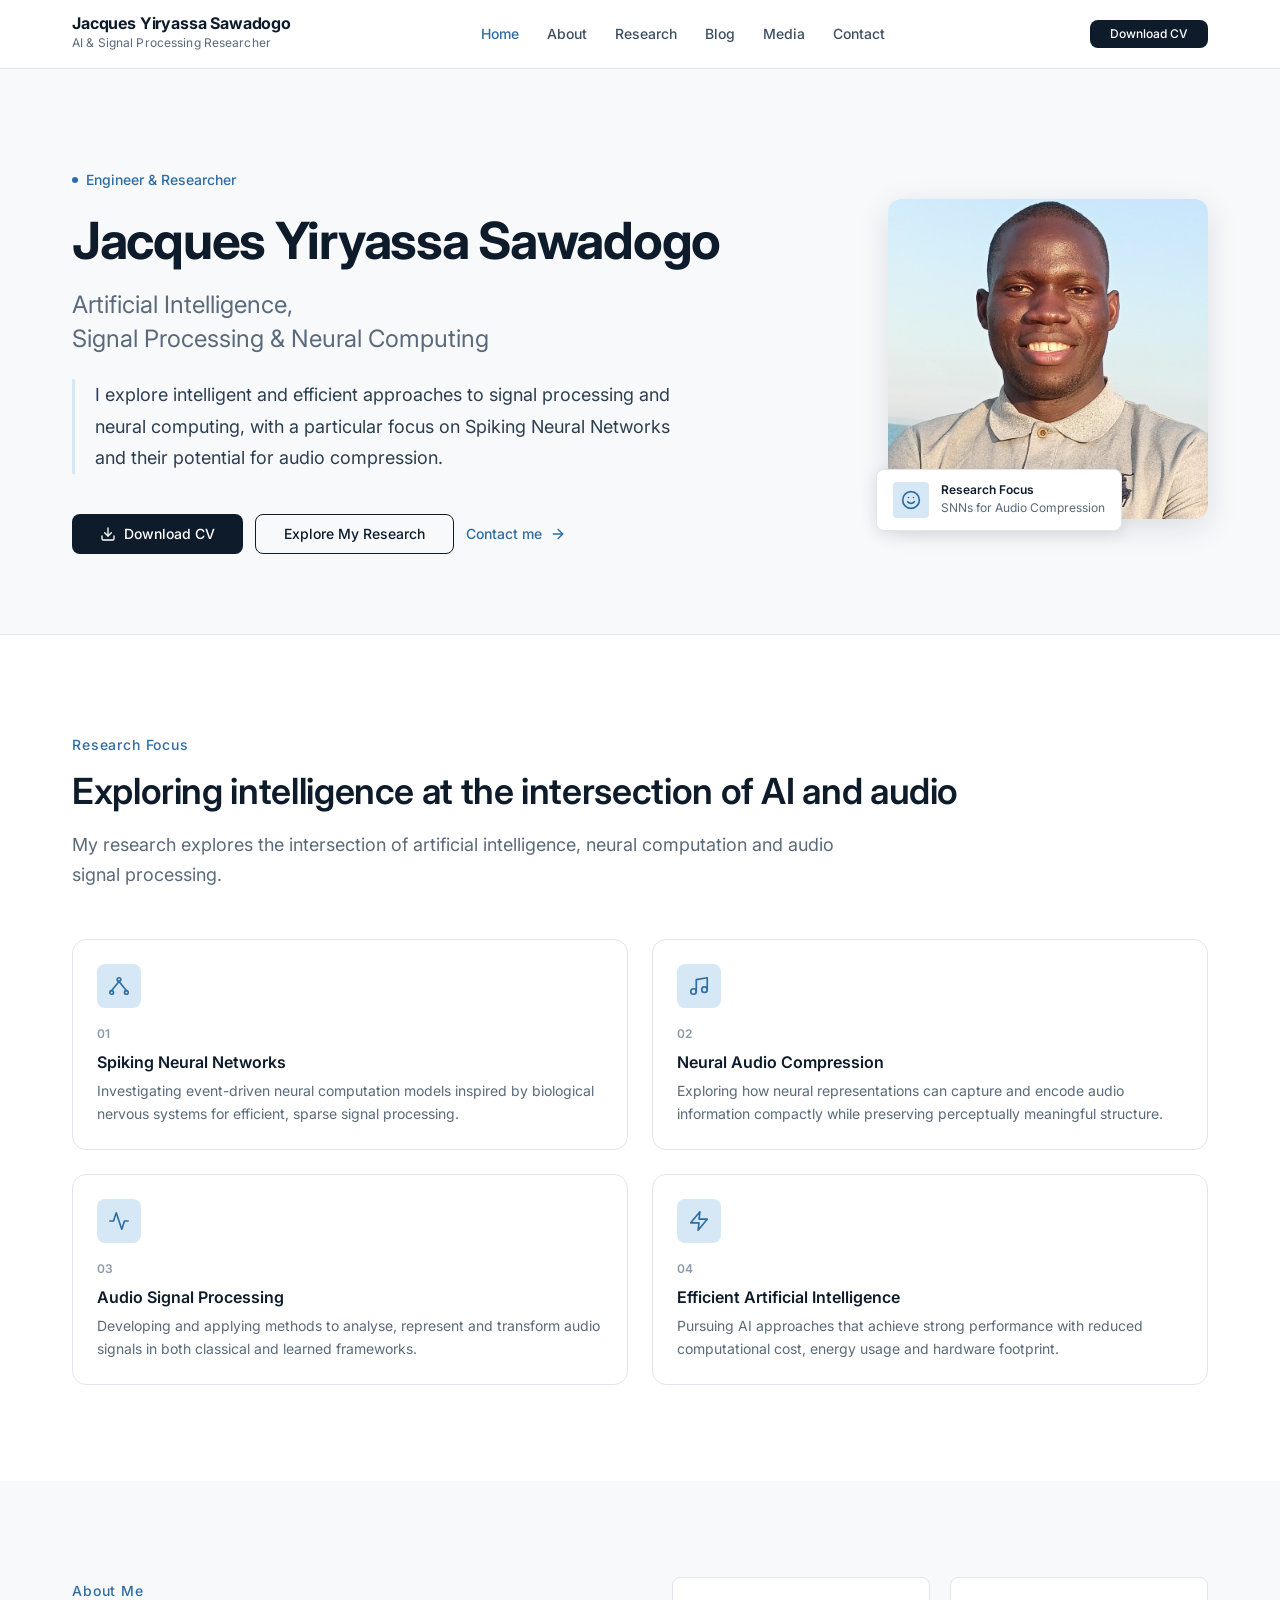
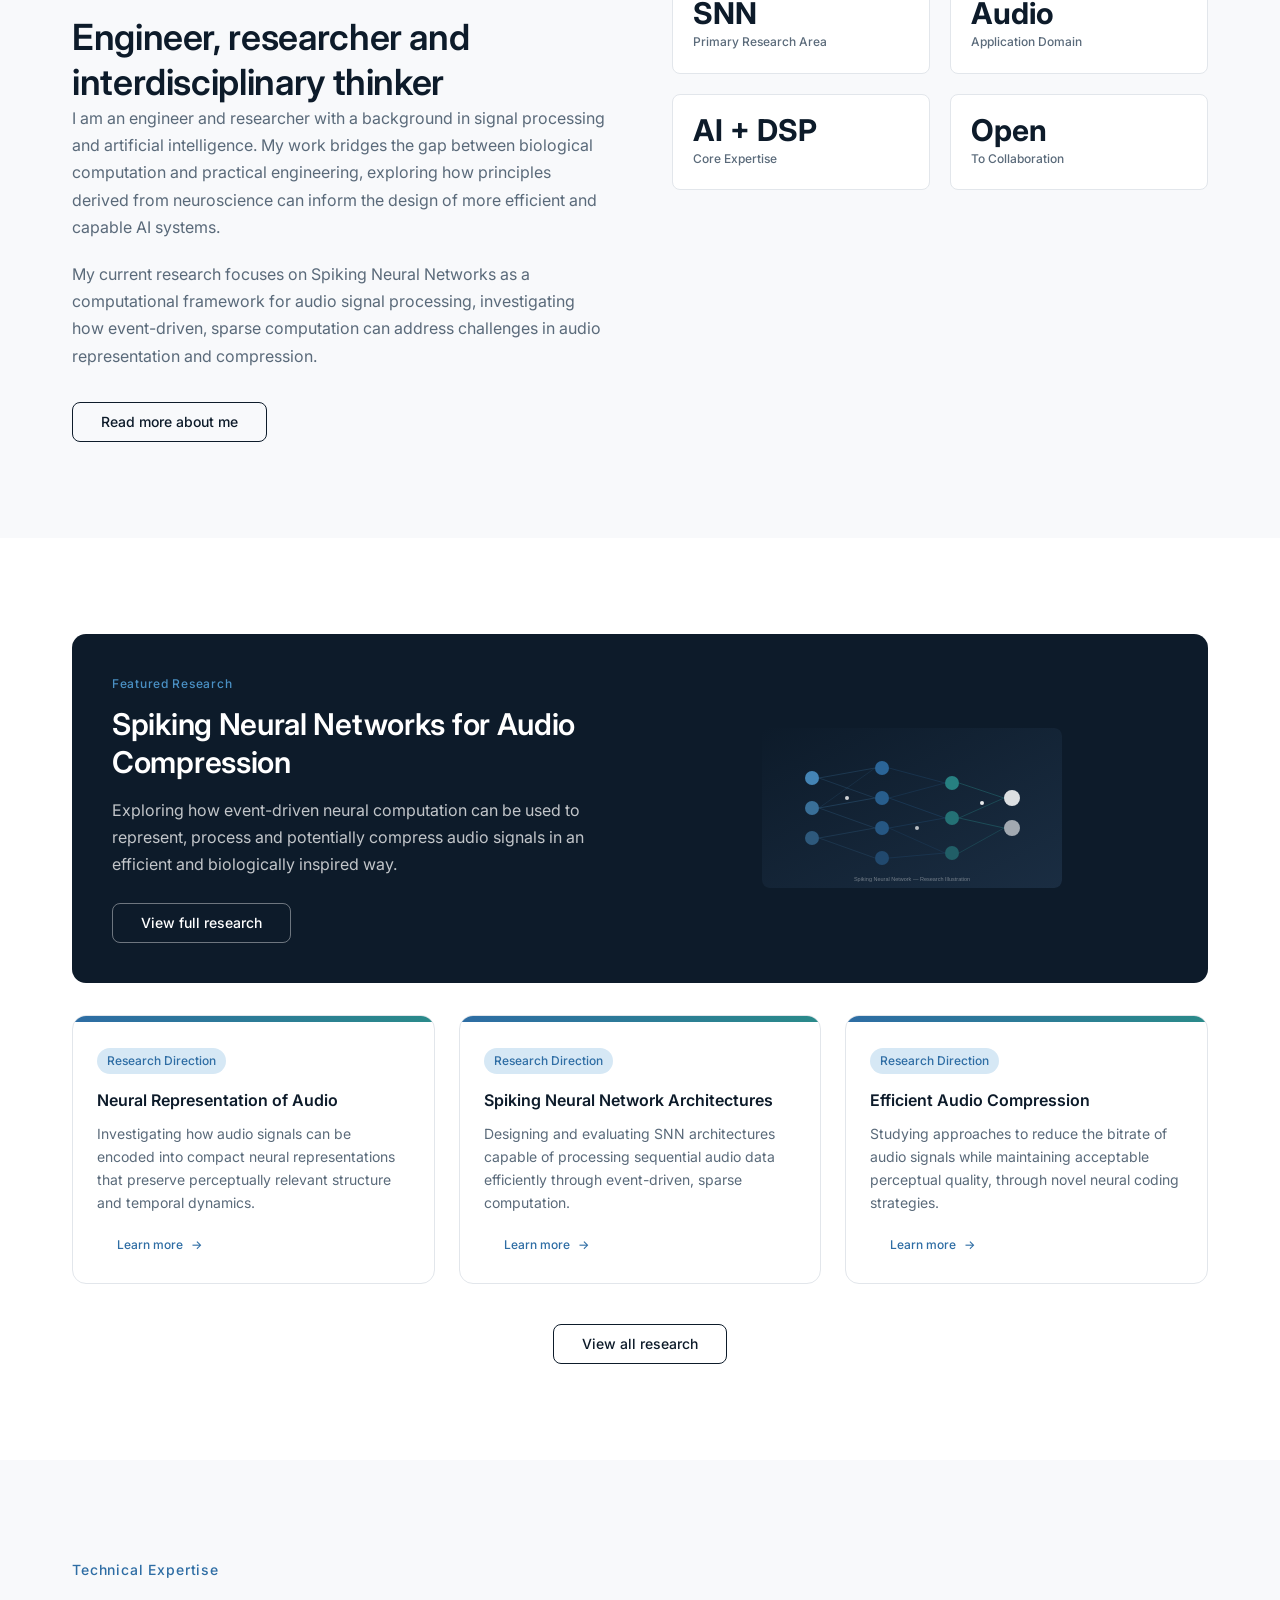
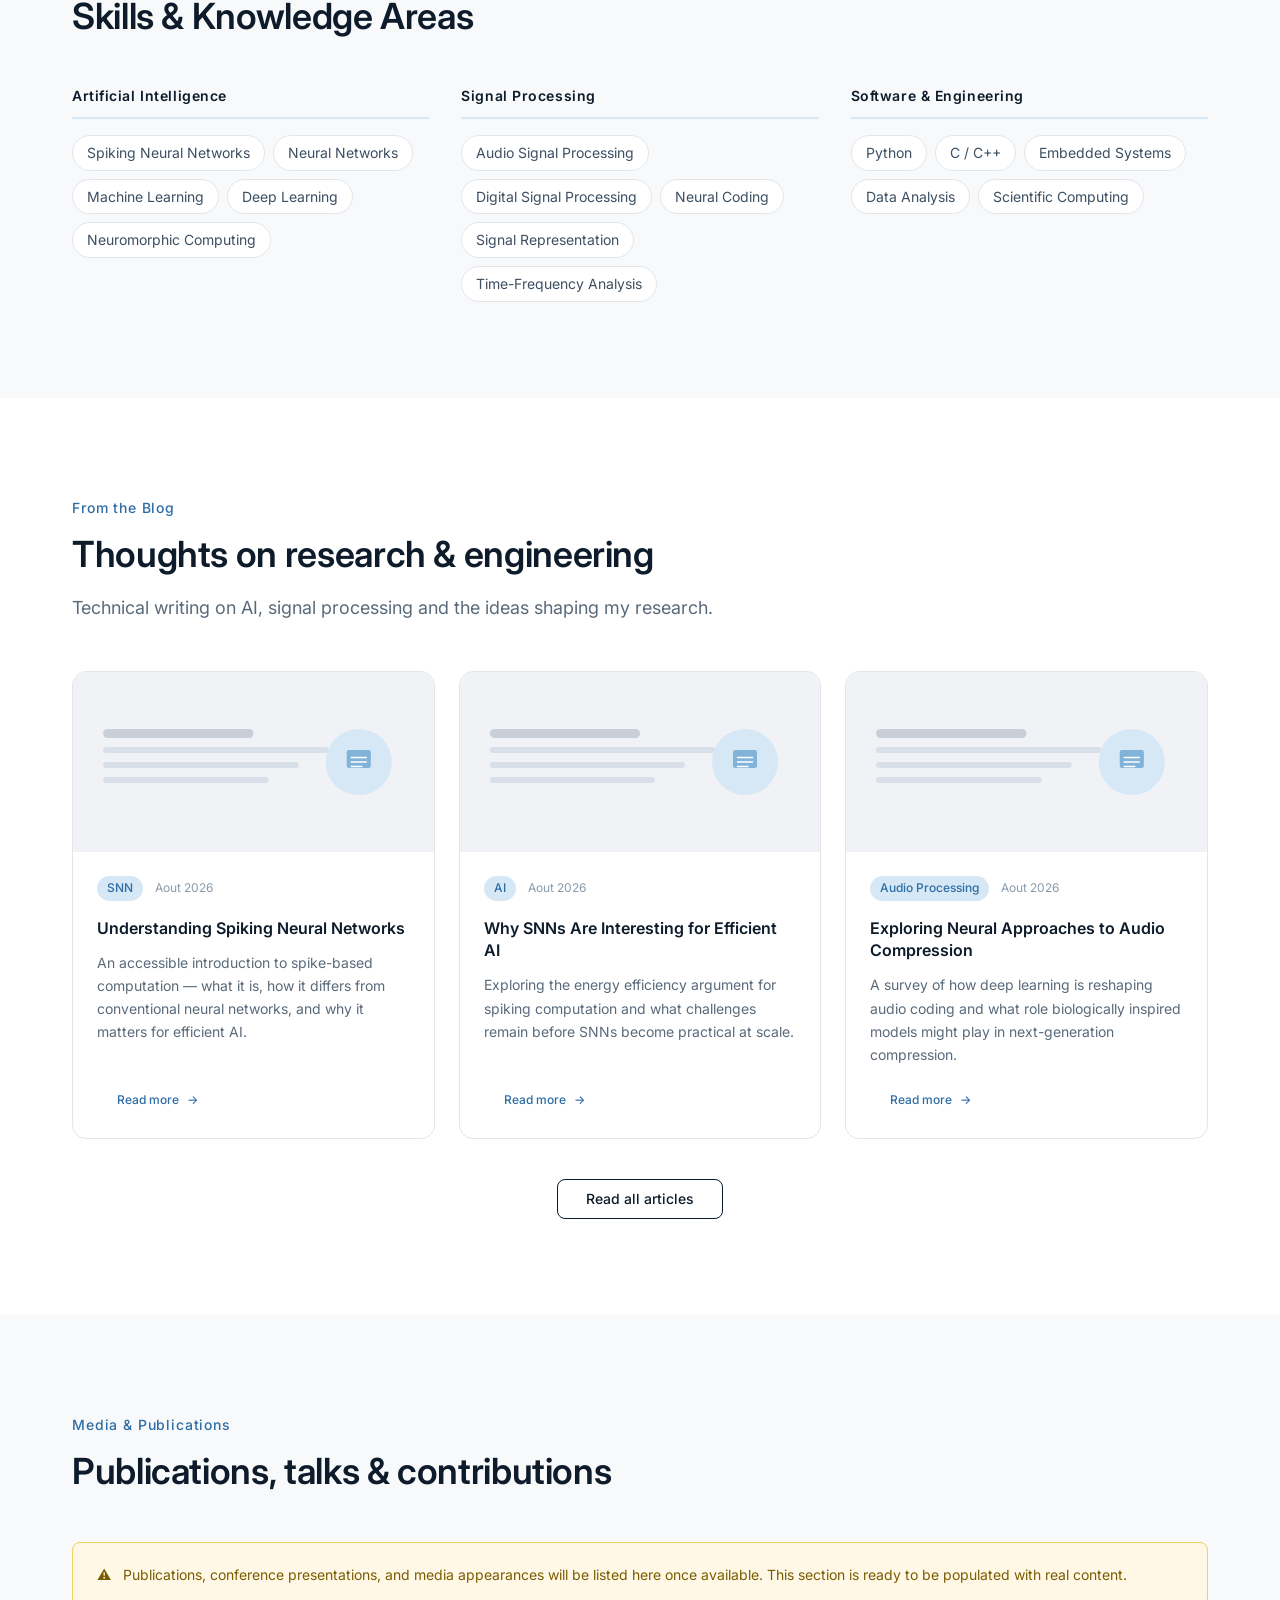
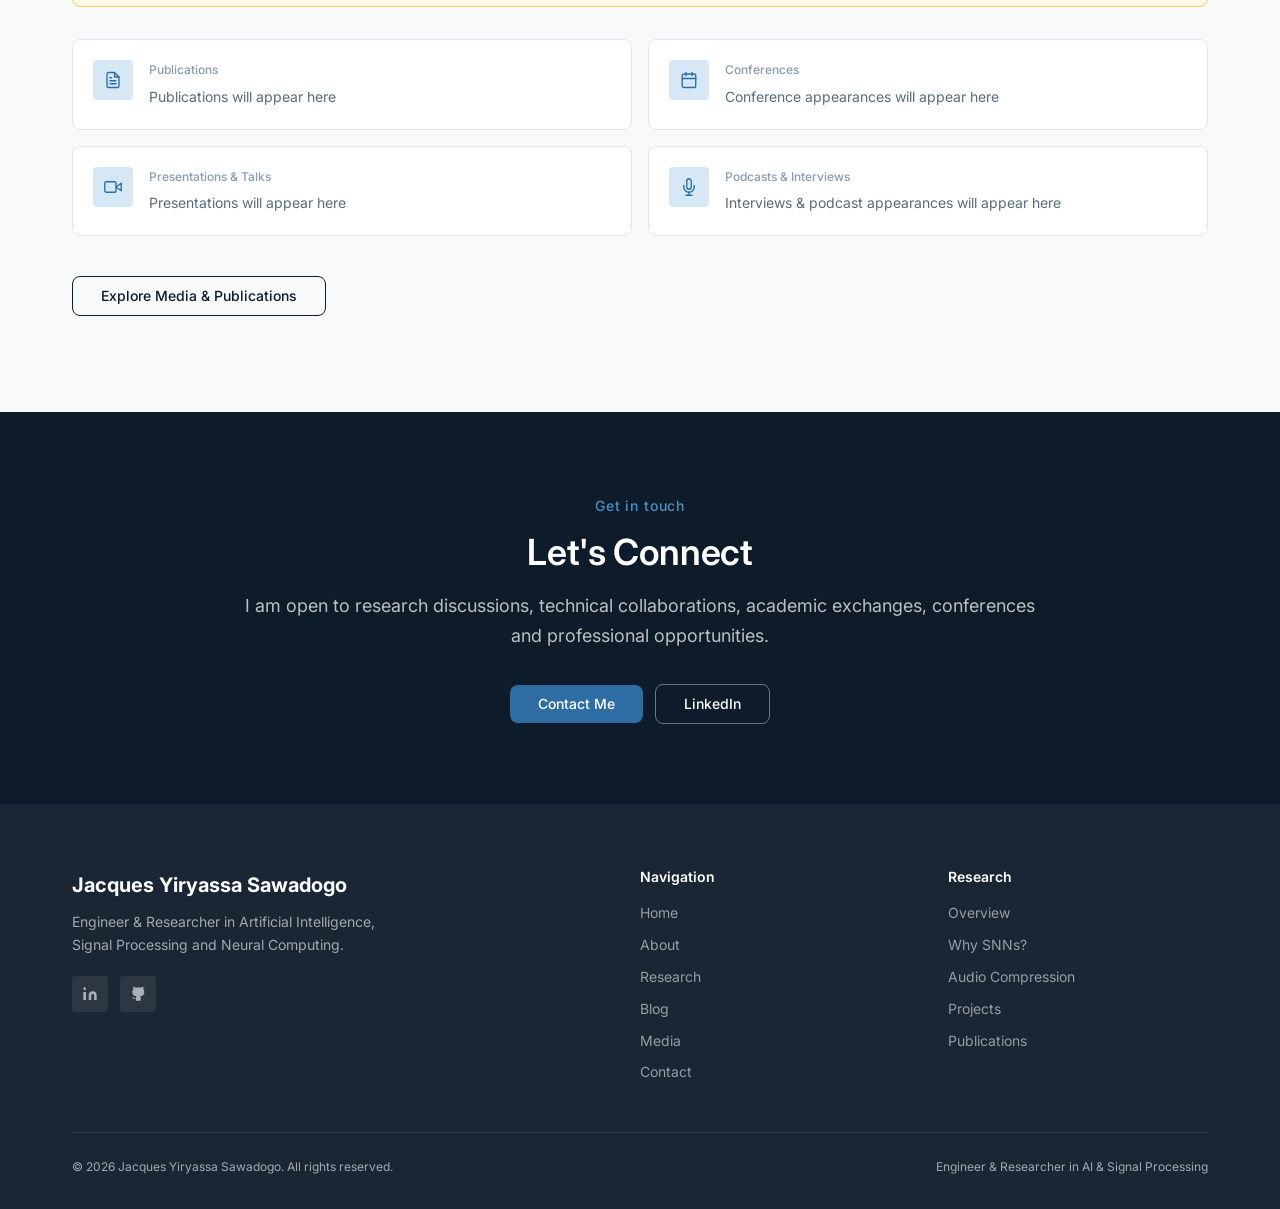
<file: index.html>
<!DOCTYPE html>
<html lang="en">
<head>
  <meta charset="UTF-8"/>
  <meta name="viewport" content="width=device-width, initial-scale=1.0"/>
  <title>Jacques Yiryassa Sawadogo — Engineer & Researcher in AI, Signal Processing & Neural Computing</title>
  <meta name="description" content="Personal website of Jacques Yiryassa Sawadogo, an engineer and researcher specialising in Spiking Neural Networks, neural audio compression and AI signal processing."/>
  <meta name="keywords" content="Spiking Neural Networks, SNN, Audio Compression, Neural Audio Compression, Signal Processing, Neuromorphic Computing, Artificial Intelligence, Neural Computing"/>
  <link rel="canonical" href="https://[YOUR-DOMAIN]/"/>
  <!-- Open Graph -->
  <meta property="og:type" content="website"/>
  <meta property="og:title" content="Jacques Yiryassa Sawadogo — AI & Signal Processing Researcher"/>
  <meta property="og:description" content="Researcher in Spiking Neural Networks and neural audio compression."/>
  <meta property="og:url" content="https://[YOUR-DOMAIN]/"/>
  <meta property="og:site_name" content="Jacques Yiryassa Sawadogo"/>
  <!-- Twitter -->
  <meta name="twitter:card" content="summary"/>
  <meta name="twitter:title" content="Jacques Yiryassa Sawadogo — AI & Signal Processing Researcher"/>
  <meta name="twitter:description" content="Researcher in Spiking Neural Networks and neural audio compression."/>
  <!-- Favicon -->
  <link rel="icon" type="image/svg+xml" href="favicon/favicon.svg"/>
  <!-- Fonts -->
  <link rel="preconnect" href="https://fonts.googleapis.com"/>
  <link rel="preconnect" href="https://fonts.gstatic.com" crossorigin/>
  <link href="https://fonts.googleapis.com/css2?family=Inter:wght@300;400;500;600;700&family=Crimson+Pro:ital,wght@0,400;0,600;1,400&display=swap" rel="stylesheet"/>
  <!-- Styles -->
  <link rel="stylesheet" href="css/style.css"/>
  <link rel="stylesheet" href="css/responsive.css"/>
</head>
<body class="page-body">

<!-- ══════════════════════════════════════════
     NAVIGATION
══════════════════════════════════════════ -->
<nav class="nav" role="navigation" aria-label="Main navigation">
  <div class="nav__inner">
    <a href="index.html" class="nav__logo" aria-label="Homepage">
      <span class="nav__logo-name">Jacques Yiryassa Sawadogo</span>
      <span class="nav__logo-title">AI &amp; Signal Processing Researcher</span>
    </a>

    <ul class="nav__links" role="list">
      <li><a href="index.html"    class="nav__link active" aria-current="page">Home</a></li>
      <li><a href="about.html"    class="nav__link">About</a></li>
      <li><a href="research.html" class="nav__link">Research</a></li>
      <li><a href="blog.html"     class="nav__link">Blog</a></li>
      <li><a href="media.html"    class="nav__link">Media</a></li>
      <li><a href="contact.html"  class="nav__link">Contact</a></li>
    </ul>

    <a href="documents/CV.pdf" class="btn btn-primary btn-sm nav__cta" download>
      Download CV
    </a>

    <button class="nav__hamburger" aria-label="Toggle mobile menu" aria-expanded="false" aria-controls="mobile-menu">
      <span></span><span></span><span></span>
    </button>
  </div>

  <div class="nav__mobile" id="mobile-menu" aria-label="Mobile navigation">
    <a href="index.html"    class="nav__link active">Home</a>
    <a href="about.html"    class="nav__link">About</a>
    <a href="research.html" class="nav__link">Research</a>
    <a href="blog.html"     class="nav__link">Blog</a>
    <a href="media.html"    class="nav__link">Media</a>
    <a href="contact.html"  class="nav__link">Contact</a>
    <a href="documents/CV.pdf" class="btn btn-primary btn-sm" download>Download CV</a>
  </div>
</nav>

<main id="main-content">

<!-- ══════════════════════════════════════════
     HERO
══════════════════════════════════════════ -->
<section class="hero" aria-labelledby="hero-title">
  <div class="hero__inner">
    <div class="hero__content">
      <div class="hero__eyebrow">
        <span class="hero__eyebrow-dot" aria-hidden="true"></span>
        Engineer &amp; Researcher
      </div>

      <h1 class="hero__title" id="hero-title">Jacques Yiryassa Sawadogo</h1>

      <p class="hero__subtitle">
        Artificial Intelligence,<br/>
        Signal Processing &amp; Neural Computing
      </p>

      <p class="hero__pitch">
        I explore intelligent and efficient approaches to signal processing and neural
        computing, with a particular focus on Spiking Neural Networks and their potential
        for audio compression.
      </p>

      <div class="btn-group">
        <a href="documents/CV.pdf" class="btn btn-primary" download>
          <!-- Download icon -->
          <svg width="16" height="16" viewBox="0 0 24 24" fill="none" stroke="currentColor" stroke-width="2" stroke-linecap="round" stroke-linejoin="round" aria-hidden="true"><path d="M21 15v4a2 2 0 01-2 2H5a2 2 0 01-2-2v-4"/><polyline points="7 10 12 15 17 10"/><line x1="12" y1="15" x2="12" y2="3"/></svg>
          Download CV
        </a>
        <a href="research.html" class="btn btn-outline">Explore My Research</a>
        <a href="contact.html" class="btn btn-ghost">
          Contact me
          <svg class="arrow" width="16" height="16" viewBox="0 0 24 24" fill="none" stroke="currentColor" stroke-width="2" stroke-linecap="round" stroke-linejoin="round" aria-hidden="true"><line x1="5" y1="12" x2="19" y2="12"/><polyline points="12 5 19 12 12 19"/></svg>
        </a>
      </div>
    </div>

    <div class="hero__image-wrap">
      <div class="hero__portrait">
        <img src="images/profile-placeholder.svg" alt="Jacques Yiryassa Sawadogo — Profile photo" width="340" height="420" loading="eager"/>
      </div>
      <div class="hero__badge" aria-hidden="true">
        <div class="hero__badge-icon">
          <svg width="20" height="20" viewBox="0 0 24 24" fill="none" stroke="#2e6da4" stroke-width="2" stroke-linecap="round" stroke-linejoin="round"><circle cx="12" cy="12" r="10"/><path d="M8 14s1.5 2 4 2 4-2 4-2"/><line x1="9" y1="9" x2="9.01" y2="9"/><line x1="15" y1="9" x2="15.01" y2="9"/></svg>
        </div>
        <div>
          <div class="hero__badge-text">Research Focus</div>
          <div class="hero__badge-sub">SNNs for Audio Compression</div>
        </div>
      </div>
    </div>
  </div>
</section>

<!-- ══════════════════════════════════════════
     RESEARCH FOCUS
══════════════════════════════════════════ -->
<section aria-labelledby="focus-title">
  <div class="container">
    <div class="section-header">
      <span class="section-label">Research Focus</span>
      <h2 id="focus-title">Exploring intelligence at the intersection of AI and audio</h2>
      <p>My research explores the intersection of artificial intelligence, neural computation and audio signal processing.</p>
    </div>

    <div class="focus-grid">
      <!-- Card 1 -->
      <div class="focus-card">
        <div class="focus-card__icon">
          <svg viewBox="0 0 24 24" fill="none" stroke="currentColor" stroke-width="1.8" stroke-linecap="round" stroke-linejoin="round" aria-hidden="true"><circle cx="12" cy="5" r="2"/><circle cx="4" cy="19" r="2"/><circle cx="20" cy="19" r="2"/><line x1="12" y1="7" x2="4" y2="17"/><line x1="12" y1="7" x2="20" y2="17"/></svg>
        </div>
        <div class="focus-card__num">01</div>
        <h3>Spiking Neural Networks</h3>
        <p>Investigating event-driven neural computation models inspired by biological nervous systems for efficient, sparse signal processing.</p>
      </div>
      <!-- Card 2 -->
      <div class="focus-card">
        <div class="focus-card__icon">
          <svg viewBox="0 0 24 24" fill="none" stroke="currentColor" stroke-width="1.8" stroke-linecap="round" stroke-linejoin="round" aria-hidden="true"><path d="M9 18V5l12-2v13"/><circle cx="6" cy="18" r="3"/><circle cx="18" cy="16" r="3"/></svg>
        </div>
        <div class="focus-card__num">02</div>
        <h3>Neural Audio Compression</h3>
        <p>Exploring how neural representations can capture and encode audio information compactly while preserving perceptually meaningful structure.</p>
      </div>
      <!-- Card 3 -->
      <div class="focus-card">
        <div class="focus-card__icon">
          <svg viewBox="0 0 24 24" fill="none" stroke="currentColor" stroke-width="1.8" stroke-linecap="round" stroke-linejoin="round" aria-hidden="true"><polyline points="22 12 18 12 15 21 9 3 6 12 2 12"/></svg>
        </div>
        <div class="focus-card__num">03</div>
        <h3>Audio Signal Processing</h3>
        <p>Developing and applying methods to analyse, represent and transform audio signals in both classical and learned frameworks.</p>
      </div>
      <!-- Card 4 -->
      <div class="focus-card">
        <div class="focus-card__icon">
          <svg viewBox="0 0 24 24" fill="none" stroke="currentColor" stroke-width="1.8" stroke-linecap="round" stroke-linejoin="round" aria-hidden="true"><path d="M13 2L3 14h9l-1 8 10-12h-9l1-8z"/></svg>
        </div>
        <div class="focus-card__num">04</div>
        <h3>Efficient Artificial Intelligence</h3>
        <p>Pursuing AI approaches that achieve strong performance with reduced computational cost, energy usage and hardware footprint.</p>
      </div>
    </div>
  </div>
</section>

<!-- ══════════════════════════════════════════
     ABOUT SUMMARY
══════════════════════════════════════════ -->
<section class="about-summary" aria-labelledby="about-summary-title">
  <div class="container">
    <div class="about-summary__inner">
      <div class="about-summary__text">
        <span class="section-label">About Me</span>
        <h2 id="about-summary-title">Engineer, researcher and interdisciplinary thinker</h2>
        <p>
          I am an engineer and researcher with a background in signal processing and artificial
          intelligence. My work bridges the gap between biological computation and practical
          engineering, exploring how principles derived from neuroscience can inform the design
          of more efficient and capable AI systems.
        </p>
        <p>
          My current research focuses on Spiking Neural Networks as a computational framework
          for audio signal processing, investigating how event-driven, sparse computation can
          address challenges in audio representation and compression.
        </p>
        <a href="about.html" class="btn btn-outline">Read more about me</a>
      </div>

      <div class="about-summary__stats">
        <div class="stat-item">
          <div class="stat-item__value">SNN</div>
          <div class="stat-item__label">Primary Research Area</div>
        </div>
        <div class="stat-item">
          <div class="stat-item__value">Audio</div>
          <div class="stat-item__label">Application Domain</div>
        </div>
        <div class="stat-item">
          <div class="stat-item__value">AI + DSP</div>
          <div class="stat-item__label">Core Expertise</div>
        </div>
        <div class="stat-item">
          <div class="stat-item__value">Open</div>
          <div class="stat-item__label">To Collaboration</div>
        </div>
      </div>
    </div>
  </div>
</section>

<!-- ══════════════════════════════════════════
     FEATURED RESEARCH
══════════════════════════════════════════ -->
<section aria-labelledby="featured-research-title">
  <div class="container">
    <div class="research-featured">
      <div>
        <div class="research-featured__label">Featured Research</div>
        <h2 id="featured-research-title">Spiking Neural Networks for Audio Compression</h2>
        <p>
          Exploring how event-driven neural computation can be used to represent,
          process and potentially compress audio signals in an efficient and
          biologically inspired way.
        </p>
        <a href="research.html" class="btn btn-outline">View full research</a>
      </div>
      <div class="research-featured__visual" aria-hidden="true">
        <img src="images/research-placeholder.svg" alt="" width="300" height="160" style="border-radius:8px;max-width:100%;"/>
      </div>
    </div>

    <div class="research-cards">
      <article class="research-card">
        <div class="research-card__top"></div>
        <div class="research-card__body">
          <span class="research-card__tag">Research Direction</span>
          <h3>Neural Representation of Audio</h3>
          <p>Investigating how audio signals can be encoded into compact neural representations that preserve perceptually relevant structure and temporal dynamics.</p>
          <a href="research.html#neural-representation" class="btn btn-ghost btn-sm">
            Learn more <span class="arrow">→</span>
          </a>
        </div>
      </article>

      <article class="research-card">
        <div class="research-card__top"></div>
        <div class="research-card__body">
          <span class="research-card__tag">Research Direction</span>
          <h3>Spiking Neural Network Architectures</h3>
          <p>Designing and evaluating SNN architectures capable of processing sequential audio data efficiently through event-driven, sparse computation.</p>
          <a href="research.html#snn-architectures" class="btn btn-ghost btn-sm">
            Learn more <span class="arrow">→</span>
          </a>
        </div>
      </article>

      <article class="research-card">
        <div class="research-card__top"></div>
        <div class="research-card__body">
          <span class="research-card__tag">Research Direction</span>
          <h3>Efficient Audio Compression</h3>
          <p>Studying approaches to reduce the bitrate of audio signals while maintaining acceptable perceptual quality, through novel neural coding strategies.</p>
          <a href="research.html#compression" class="btn btn-ghost btn-sm">
            Learn more <span class="arrow">→</span>
          </a>
        </div>
      </article>
    </div>

    <div class="mt-10 text-center">
      <a href="research.html" class="btn btn-outline">View all research</a>
    </div>
  </div>
</section>

<!-- ══════════════════════════════════════════
     TECHNICAL EXPERTISE
══════════════════════════════════════════ -->
<section class="skills" aria-labelledby="skills-title">
  <div class="container">
    <div class="section-header">
      <span class="section-label">Technical Expertise</span>
      <h2 id="skills-title">Skills &amp; Knowledge Areas</h2>
    </div>

    <div class="skills-grid">
      <div class="skill-group">
        <h3>Artificial Intelligence</h3>
        <div class="skill-tags">
          <span class="skill-tag">Spiking Neural Networks</span>
          <span class="skill-tag">Neural Networks</span>
          <span class="skill-tag">Machine Learning</span>
          <span class="skill-tag">Deep Learning</span>
          <span class="skill-tag">Neuromorphic Computing</span>
        </div>
      </div>

      <div class="skill-group">
        <h3>Signal Processing</h3>
        <div class="skill-tags">
          <span class="skill-tag">Audio Signal Processing</span>
          <span class="skill-tag">Digital Signal Processing</span>
          <span class="skill-tag">Neural Coding</span>
          <span class="skill-tag">Signal Representation</span>
          <span class="skill-tag">Time-Frequency Analysis</span>
        </div>
      </div>

      <div class="skill-group">
        <h3>Software &amp; Engineering</h3>
        <div class="skill-tags">
          <span class="skill-tag">Python</span>
          <span class="skill-tag">C / C++</span>
          <span class="skill-tag">Embedded Systems</span>
          <span class="skill-tag">Data Analysis</span>
          <span class="skill-tag">Scientific Computing</span>
        </div>
      </div>
    </div>
  </div>
</section>

<!-- ══════════════════════════════════════════
     FROM THE BLOG
══════════════════════════════════════════ -->
<section aria-labelledby="blog-preview-title">
  <div class="container">
    <div class="section-header">
      <span class="section-label">From the Blog</span>
      <h2 id="blog-preview-title">Thoughts on research &amp; engineering</h2>
      <p>Technical writing on AI, signal processing and the ideas shaping my research.</p>
    </div>

    <div class="blog-grid">
      <article class="blog-card">
        <div class="blog-card__img">
          <img src="images/blog-placeholder.svg" alt="" loading="lazy" width="480" height="180"/>
        </div>
        <div class="blog-card__body">
          <div class="blog-card__meta">
            <span class="blog-card__cat">SNN</span>
            <span class="blog-card__date">Aout 2026</span>
          </div>
          <h3>Understanding Spiking Neural Networks</h3>
          <p>An accessible introduction to spike-based computation — what it is, how it differs from conventional neural networks, and why it matters for efficient AI.</p>
          <a href="articles/understanding-snn.html" class="btn btn-ghost btn-sm">
            Read more <span class="arrow">→</span>
          </a>
        </div>
      </article>

      <article class="blog-card">
        <div class="blog-card__img">
          <img src="images/blog-placeholder.svg" alt="" loading="lazy" width="480" height="180"/>
        </div>
        <div class="blog-card__body">
          <div class="blog-card__meta">
            <span class="blog-card__cat">AI</span>
            <span class="blog-card__date">Aout 2026</span>
          </div>
          <h3>Why SNNs Are Interesting for Efficient AI</h3>
          <p>Exploring the energy efficiency argument for spiking computation and what challenges remain before SNNs become practical at scale.</p>
          <a href="articles/snn-efficient-ai.html" class="btn btn-ghost btn-sm">
            Read more <span class="arrow">→</span>
          </a>
        </div>
      </article>

      <article class="blog-card">
        <div class="blog-card__img">
          <img src="images/blog-placeholder.svg" alt="" loading="lazy" width="480" height="180"/>
        </div>
        <div class="blog-card__body">
          <div class="blog-card__meta">
            <span class="blog-card__cat">Audio Processing</span>
            <span class="blog-card__date">Aout 2026</span>
          </div>
          <h3>Exploring Neural Approaches to Audio Compression</h3>
          <p>A survey of how deep learning is reshaping audio coding and what role biologically inspired models might play in next-generation compression.</p>
          <a href="articles/neural-audio-compression.html" class="btn btn-ghost btn-sm">
            Read more <span class="arrow">→</span>
          </a>
        </div>
      </article>
    </div>

    <div class="mt-10 text-center">
      <a href="blog.html" class="btn btn-outline">Read all articles</a>
    </div>
  </div>
</section>

<!-- ══════════════════════════════════════════
     MEDIA / PUBLICATIONS
══════════════════════════════════════════ -->
<section class="media-section" aria-labelledby="media-preview-title">
  <div class="container">
    <div class="section-header">
      <span class="section-label">Media &amp; Publications</span>
      <h2 id="media-preview-title">Publications, talks &amp; contributions</h2>
    </div>

    <div class="placeholder-notice" role="note">
      Publications, conference presentations, and media appearances will be listed here once available. This section is ready to be populated with real content.
    </div>

    <div class="media-list" style="margin-top: var(--space-8);">
      <div class="media-item">
        <div class="media-item__icon">
          <svg viewBox="0 0 24 24" fill="none" stroke="currentColor" stroke-width="1.8" stroke-linecap="round" stroke-linejoin="round" aria-hidden="true"><path d="M14 2H6a2 2 0 00-2 2v16a2 2 0 002 2h12a2 2 0 002-2V8z"/><polyline points="14 2 14 8 20 8"/><line x1="16" y1="13" x2="8" y2="13"/><line x1="16" y1="17" x2="8" y2="17"/><polyline points="10 9 9 9 8 9"/></svg>
        </div>
        <div>
          <div class="media-item__label">Publications</div>
          <div class="media-item__text">Publications will appear here</div>
        </div>
      </div>

      <div class="media-item">
        <div class="media-item__icon">
          <svg viewBox="0 0 24 24" fill="none" stroke="currentColor" stroke-width="1.8" stroke-linecap="round" stroke-linejoin="round" aria-hidden="true"><rect x="3" y="4" width="18" height="18" rx="2" ry="2"/><line x1="16" y1="2" x2="16" y2="6"/><line x1="8" y1="2" x2="8" y2="6"/><line x1="3" y1="10" x2="21" y2="10"/></svg>
        </div>
        <div>
          <div class="media-item__label">Conferences</div>
          <div class="media-item__text">Conference appearances will appear here</div>
        </div>
      </div>

      <div class="media-item">
        <div class="media-item__icon">
          <svg viewBox="0 0 24 24" fill="none" stroke="currentColor" stroke-width="1.8" stroke-linecap="round" stroke-linejoin="round" aria-hidden="true"><polygon points="23 7 16 12 23 17 23 7"/><rect x="1" y="5" width="15" height="14" rx="2" ry="2"/></svg>
        </div>
        <div>
          <div class="media-item__label">Presentations &amp; Talks</div>
          <div class="media-item__text">Presentations will appear here</div>
        </div>
      </div>

      <div class="media-item">
        <div class="media-item__icon">
          <svg viewBox="0 0 24 24" fill="none" stroke="currentColor" stroke-width="1.8" stroke-linecap="round" stroke-linejoin="round" aria-hidden="true"><path d="M12 1a3 3 0 00-3 3v8a3 3 0 006 0V4a3 3 0 00-3-3z"/><path d="M19 10v2a7 7 0 01-14 0v-2"/><line x1="12" y1="19" x2="12" y2="23"/><line x1="8" y1="23" x2="16" y2="23"/></svg>
        </div>
        <div>
          <div class="media-item__label">Podcasts &amp; Interviews</div>
          <div class="media-item__text">Interviews &amp; podcast appearances will appear here</div>
        </div>
      </div>
    </div>

    <div class="mt-10">
      <a href="media.html" class="btn btn-outline">Explore Media &amp; Publications</a>
    </div>
  </div>
</section>

<!-- ══════════════════════════════════════════
     CONTACT CTA
══════════════════════════════════════════ -->
<section class="contact-cta" aria-labelledby="contact-cta-title">
  <div class="container text-center">
    <span class="section-label" style="color: var(--blue-soft);">Get in touch</span>
    <h2 id="contact-cta-title">Let's Connect</h2>
    <p>
      I am open to research discussions, technical collaborations, academic exchanges,
      conferences and professional opportunities.
    </p>
    <div class="btn-group" style="justify-content: center;">
      <a href="contact.html" class="btn btn-blue">Contact Me</a>
      <a href="https://www.linkedin.com/in/jacques-yiryassa-s-a3762a231/" class="btn btn-outline" target="_blank" rel="noopener noreferrer">LinkedIn</a>
    </div>
  </div>
</section>

</main>

<!-- ══════════════════════════════════════════
     FOOTER
══════════════════════════════════════════ -->
<footer class="footer" role="contentinfo">
  <div class="container">
    <div class="footer__inner">
      <div class="footer__brand">
        <div class="footer__brand-name">Jacques Yiryassa Sawadogo</div>
        <p class="footer__brand-desc">
          Engineer &amp; Researcher in Artificial Intelligence,<br/>
          Signal Processing and Neural Computing.
        </p>
        <div class="footer__socials">
          <!-- LinkedIn -->
          <a href="https://www.linkedin.com/in/jacques-yiryassa-s-a3762a231/" class="footer__social-link" target="_blank" rel="noopener noreferrer" aria-label="LinkedIn profile">
            <svg viewBox="0 0 24 24" fill="currentColor" aria-hidden="true"><path d="M16 8a6 6 0 016 6v7h-4v-7a2 2 0 00-2-2 2 2 0 00-2 2v7h-4v-7a6 6 0 016-6zM2 9h4v12H2z"/><circle cx="4" cy="4" r="2"/></svg>
          </a>
          <!-- GitHub -->
          <a href="https://github.com/Yiryassa?tab=repositories" class="footer__social-link" target="_blank" rel="noopener noreferrer" aria-label="GitHub profile">
            <svg viewBox="0 0 24 24" fill="currentColor" aria-hidden="true"><path d="M9 19c-5 1.5-5-2.5-7-3m14 6v-3.87a3.37 3.37 0 00-.94-2.61c3.14-.35 6.44-1.54 6.44-7A5.44 5.44 0 0020 4.77 5.07 5.07 0 0019.91 1S18.73.65 16 2.48a13.38 13.38 0 00-7 0C6.27.65 5.09 1 5.09 1A5.07 5.07 0 005 4.77a5.44 5.44 0 00-1.5 3.78c0 5.42 3.3 6.61 6.44 7A3.37 3.37 0 009 18.13V22"/></svg>
          </a>
          
        </div>
      </div>

      <div class="footer__col">
        <h4>Navigation</h4>
        <nav class="footer__nav" aria-label="Footer navigation">
          <a href="index.html">Home</a>
          <a href="about.html">About</a>
          <a href="research.html">Research</a>
          <a href="blog.html">Blog</a>
          <a href="media.html">Media</a>
          <a href="contact.html">Contact</a>
        </nav>
      </div>

      <div class="footer__col">
        <h4>Research</h4>
        <nav class="footer__nav" aria-label="Research navigation">
          <a href="research.html#overview">Overview</a>
          <a href="research.html#why-snn">Why SNNs?</a>
          <a href="research.html#audio-compression">Audio Compression</a>
          <a href="research.html#projects">Projects</a>
          <a href="research.html#publications">Publications</a>
        </nav>
      </div>
    </div>

    <div class="footer__bottom">
      <span>&copy; <span id="footer-year">2026</span> Jacques Yiryassa Sawadogo. All rights reserved.</span>
      <span>Engineer &amp; Researcher in AI &amp; Signal Processing</span>
    </div>
  </div>
</footer>

<script src="js/main.js"></script>
</body>
</html>
</file>
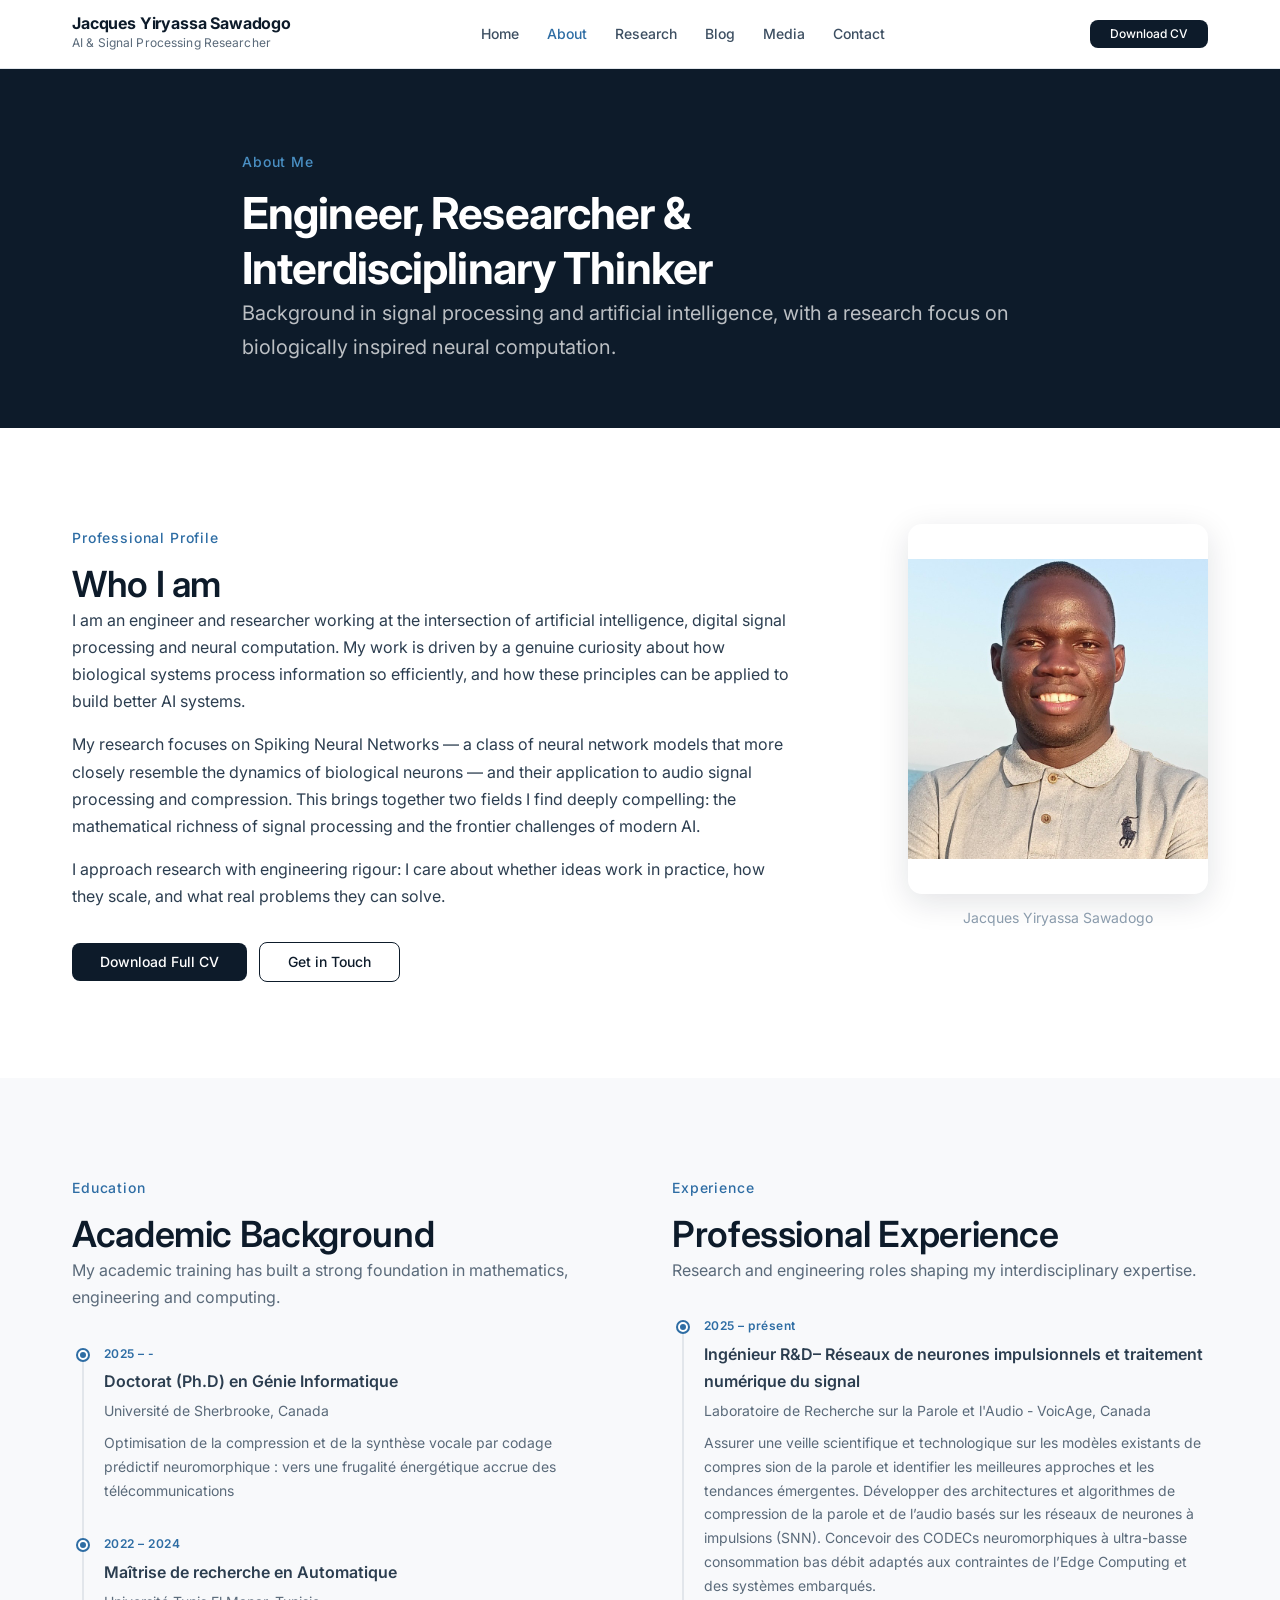
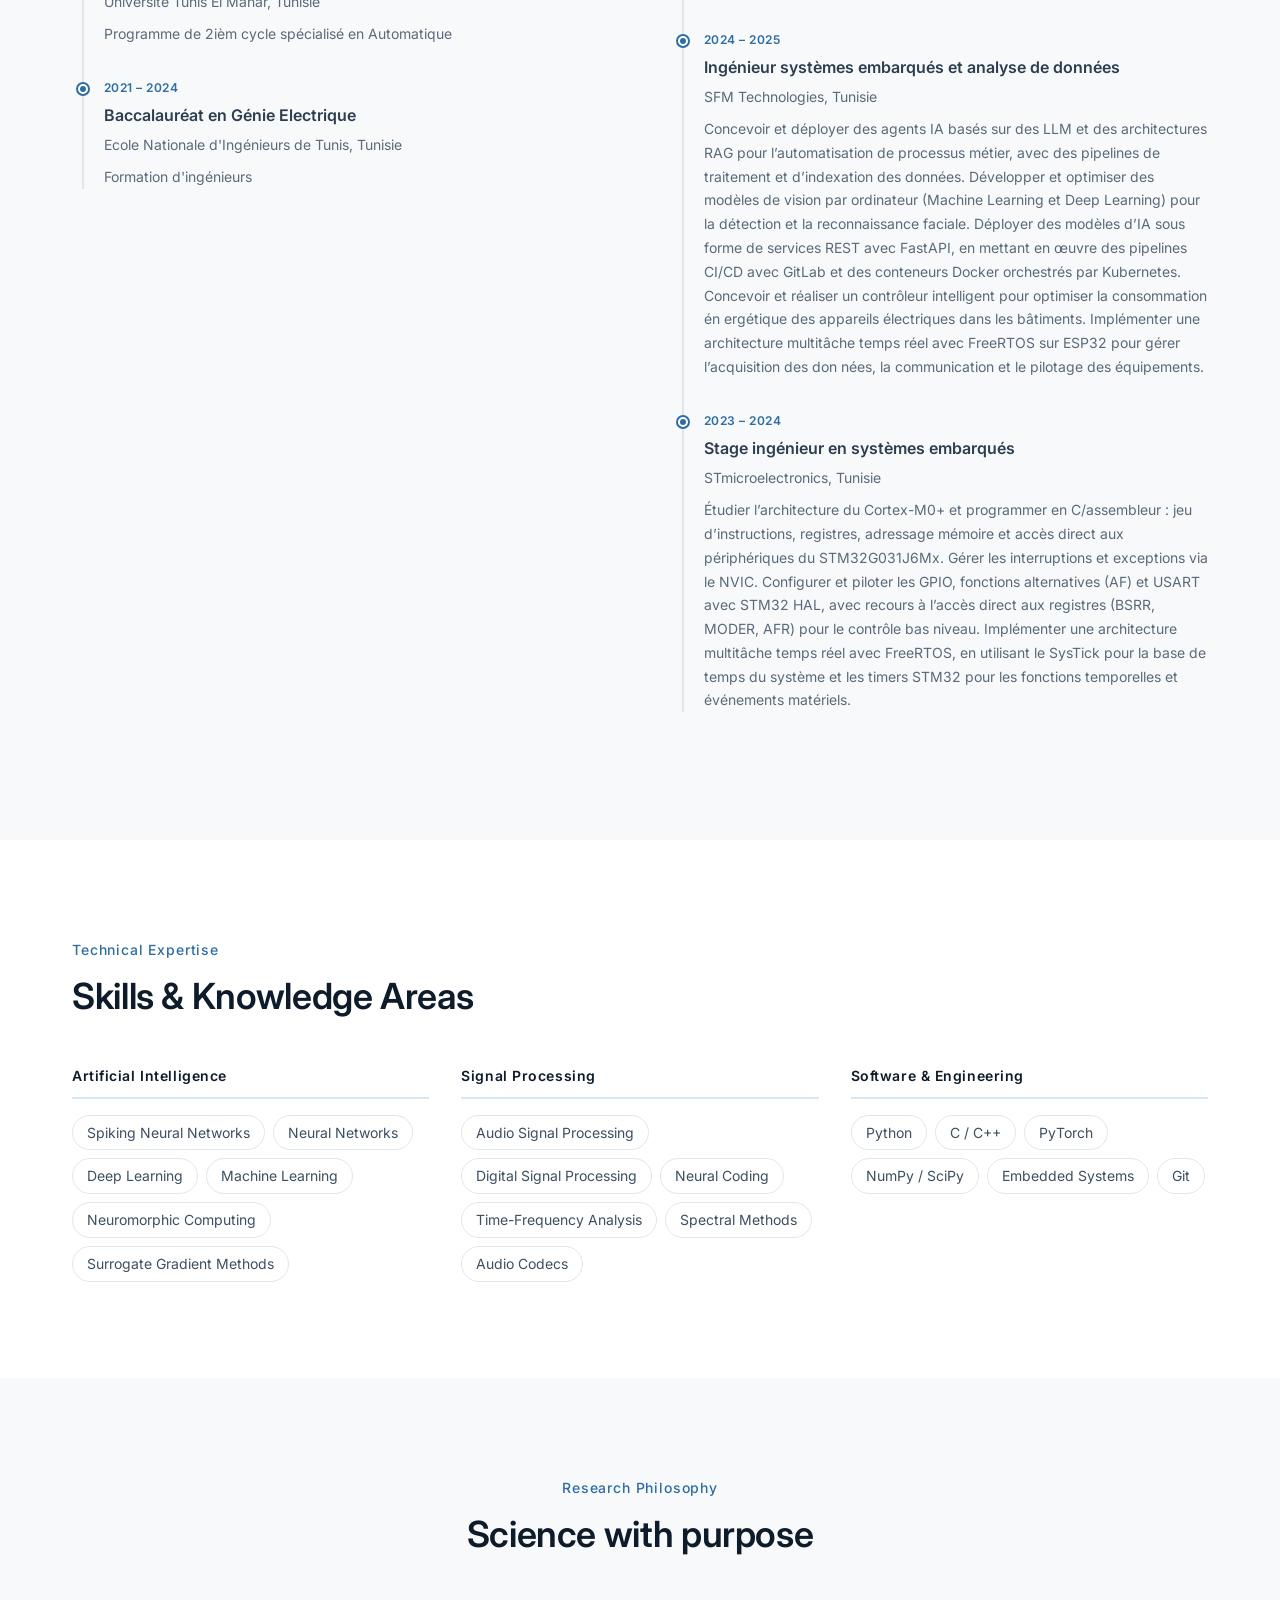
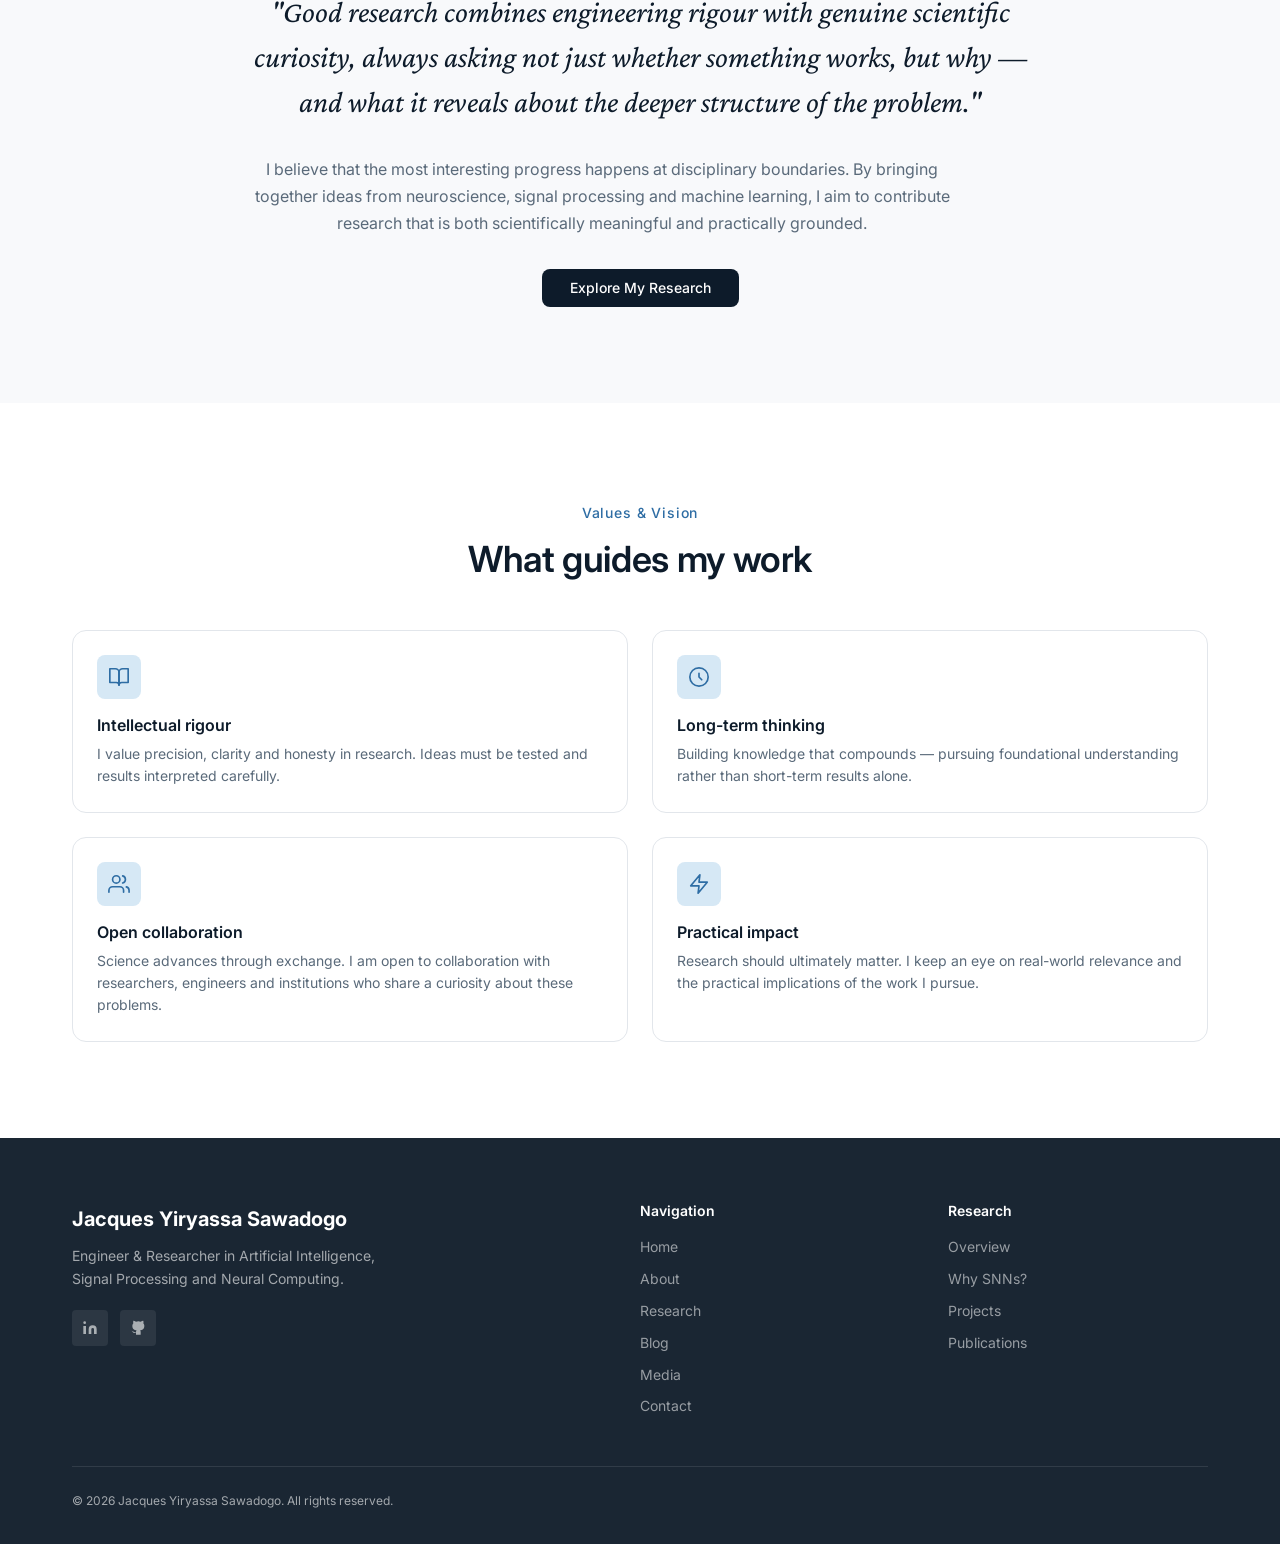
<file: about.html>
<!DOCTYPE html>
<html lang="en">
<head>
  <meta charset="UTF-8"/>
  <meta name="viewport" content="width=device-width, initial-scale=1.0"/>
  <title>About — Jacques Yiryassa Sawadogo</title>
  <meta name="description" content="About Jacques Yiryassa Sawadogo — engineer and researcher in AI, signal processing and neural computing. Background, education, experience and research philosophy."/>
  <link rel="canonical" href="https://[YOUR-DOMAIN]/about.html"/>
  <meta property="og:title" content="About — Jacques Yiryassa Sawadogo"/>
  <meta property="og:description" content="Engineer and researcher in AI, signal processing and neural computing."/>
  <meta property="og:url" content="https://[YOUR-DOMAIN]/about.html"/>
  <link rel="icon" type="image/svg+xml" href="favicon/favicon.svg"/>
  <link rel="preconnect" href="https://fonts.googleapis.com"/>
  <link rel="preconnect" href="https://fonts.gstatic.com" crossorigin/>
  <link href="https://fonts.googleapis.com/css2?family=Inter:wght@300;400;500;600;700&family=Crimson+Pro:ital,wght@0,400;0,600;1,400&display=swap" rel="stylesheet"/>
  <link rel="stylesheet" href="css/style.css"/>
  <link rel="stylesheet" href="css/responsive.css"/>
</head>
<body class="page-body">

<nav class="nav" role="navigation" aria-label="Main navigation">
  <div class="nav__inner">
    <a href="index.html" class="nav__logo">
      <span class="nav__logo-name">Jacques Yiryassa Sawadogo</span>
      <span class="nav__logo-title">AI &amp; Signal Processing Researcher</span>
    </a>
    <ul class="nav__links" role="list">
      <li><a href="index.html"    class="nav__link">Home</a></li>
      <li><a href="about.html"    class="nav__link active" aria-current="page">About</a></li>
      <li><a href="research.html" class="nav__link">Research</a></li>
      <li><a href="blog.html"     class="nav__link">Blog</a></li>
      <li><a href="media.html"    class="nav__link">Media</a></li>
      <li><a href="contact.html"  class="nav__link">Contact</a></li>
    </ul>
    <a href="documents/CV.pdf" class="btn btn-primary btn-sm nav__cta" download>Download CV</a>
    <button class="nav__hamburger" aria-label="Toggle mobile menu" aria-expanded="false" aria-controls="mobile-menu">
      <span></span><span></span><span></span>
    </button>
  </div>
  <div class="nav__mobile" id="mobile-menu">
    <a href="index.html"    class="nav__link">Home</a>
    <a href="about.html"    class="nav__link active">About</a>
    <a href="research.html" class="nav__link">Research</a>
    <a href="blog.html"     class="nav__link">Blog</a>
    <a href="media.html"    class="nav__link">Media</a>
    <a href="contact.html"  class="nav__link">Contact</a>
    <a href="documents/CV.pdf" class="btn btn-primary btn-sm" download>Download CV</a>
  </div>
</nav>

<main id="main-content">

<!-- PAGE HERO -->
<section class="page-hero" aria-labelledby="about-page-title">
  <div class="container--narrow">
    <span class="section-label">About Me</span>
    <h1 id="about-page-title">Engineer, Researcher &amp;<br/>Interdisciplinary Thinker</h1>
    <p>Background in signal processing and artificial intelligence, with a research focus on biologically inspired neural computation.</p>
  </div>
</section>

<!-- PROFILE -->
<section aria-labelledby="profile-title">
  <div class="container">
    <div style="display:grid;grid-template-columns:1fr 300px;gap:var(--space-16);align-items:start;">
      <div>
        <span class="section-label">Professional Profile</span>
        <h2 id="profile-title">Who I am</h2>
        <p>
          I am an engineer and researcher working at the intersection of artificial intelligence,
          digital signal processing and neural computation. My work is driven by a genuine curiosity
          about how biological systems process information so efficiently, and how these principles
          can be applied to build better AI systems.
        </p>
        <p>
          My research focuses on Spiking Neural Networks — a class of neural network models that
          more closely resemble the dynamics of biological neurons — and their application to
          audio signal processing and compression. This brings together two fields I find deeply
          compelling: the mathematical richness of signal processing and the frontier challenges
          of modern AI.
        </p>
        <p>
          I approach research with engineering rigour: I care about whether ideas work in practice,
          how they scale, and what real problems they can solve.
        </p>
        <div class="btn-group" style="margin-top:var(--space-8);">
          <a href="documents/CV.pdf" class="btn btn-primary" download>Download Full CV</a>
          <a href="contact.html" class="btn btn-outline">Get in Touch</a>
        </div>
      </div>
      <div style="text-align:center;">
        <div style="border-radius:var(--radius-lg);overflow:hidden;box-shadow:var(--shadow-lg);">
          <img src="images/profile-placeholder.svg" alt="Jacques Yiryassa Sawadogo" width="300" height="370"/>
        </div>
        <p style="font-size:var(--text-sm);color:var(--text-light);margin-top:var(--space-3);">Jacques Yiryassa Sawadogo</p>
      </div>
    </div>
  </div>
</section>

<!-- EDUCATION -->
<section class="bg-gray" aria-labelledby="education-title">
  <div class="container">
    <div style="display:grid;grid-template-columns:1fr 1fr;gap:var(--space-16);">
      <div>
        <span class="section-label">Education</span>
        <h2 id="education-title">Academic Background</h2>
        <p style="color:var(--text-muted);margin-bottom:var(--space-8);">
          My academic training has built a strong foundation in mathematics, engineering and computing.
        </p>

    
        <div class="timeline">
          <div class="timeline-item">
            <div class="timeline-item__period">2025 – -</div>
            <div class="timeline-item__title">Doctorat (Ph.D) en Génie Informatique</div>
            <div class="timeline-item__org">Université de Sherbrooke, Canada</div>
            <div class="timeline-item__desc">Optimisation de la compression et de la synthèse vocale par codage prédictif neuromorphique : 
vers une frugalité énergétique accrue des télécommunications</div>
          </div>
          <div class="timeline-item">
            <div class="timeline-item__period">2022 – 2024</div>
            <div class="timeline-item__title">Maîtrise de recherche en Automatique</div>
            <div class="timeline-item__org">Université Tunis El Manar, Tunisie</div>
            <div class="timeline-item__desc">Programme de 2ièm cycle spécialisé en Automatique</div>
          </div>
          <div class="timeline-item">
            <div class="timeline-item__period">2021 – 2024</div>
            <div class="timeline-item__title">Baccalauréat en Génie Electrique</div>
            <div class="timeline-item__org">Ecole Nationale d'Ingénieurs de Tunis, Tunisie</div>
            <div class="timeline-item__desc">Formation d'ingénieurs</div>
          </div>
        </div>
      </div>

      <!-- EXPERIENCE -->
      <div>
        <span class="section-label">Experience</span>
        <h2 id="experience-title">Professional Experience</h2>
        <p style="color:var(--text-muted);margin-bottom:var(--space-8);">
          Research and engineering roles shaping my interdisciplinary expertise.
        </p>


        <div class="timeline">
          <div class="timeline-item">
            <div class="timeline-item__period">2025 – présent</div>
            <div class="timeline-item__title"> Ingénieur R&D– Réseaux de neurones impulsionnels et traitement
numérique du signal</div>
            <div class="timeline-item__org">Laboratoire de Recherche sur la Parole et l'Audio - VoicAge, Canada</div>
            <div class="timeline-item__desc">Assurer une veille scientifique et technologique sur les modèles existants de compres
sion de la parole et identifier les meilleures approches et les tendances émergentes. Développer des architectures et algorithmes de compression de la parole et de l’audio
basés sur les réseaux de neurones à impulsions (SNN). Concevoir des CODECs neuromorphiques à ultra-basse consommation bas débit
adaptés aux contraintes de l’Edge Computing et des systèmes embarqués.</div>
          </div>
          <div class="timeline-item">
            <div class="timeline-item__period">2024 – 2025</div>
            <div class="timeline-item__title">Ingénieur systèmes embarqués et analyse de données</div>
            <div class="timeline-item__org">SFM Technologies, Tunisie</div>
            <div class="timeline-item__desc">Concevoir et déployer des agents IA basés sur des LLM et des architectures RAG
pour l’automatisation de processus métier, avec des pipelines de traitement et
d’indexation des données. Développer et optimiser des modèles de vision par ordinateur (Machine Learning et
Deep Learning) pour la détection et la reconnaissance faciale.  Déployer des modèles d’IA sous forme de services REST avec FastAPI, en mettant
en œuvre des pipelines CI/CD avec GitLab et des conteneurs Docker orchestrés par
Kubernetes. Concevoir et réaliser un contrôleur intelligent pour optimiser la consommation én
ergétique des appareils électriques dans les bâtiments. Implémenter une architecture
multitâche temps réel avec FreeRTOS sur ESP32 pour gérer l’acquisition des don
nées, la communication et le pilotage des équipements.</div>
          </div>
          <div class="timeline-item">
            <div class="timeline-item__period">2023 – 2024</div>
            <div class="timeline-item__title"> Stage ingénieur en systèmes embarqués</div>
            <div class="timeline-item__org">STmicroelectronics, Tunisie</div>
            <div class="timeline-item__desc">Étudier l’architecture du Cortex-M0+ et programmer en C/assembleur : jeu
d’instructions, registres, adressage mémoire et accès direct aux périphériques du
STM32G031J6Mx. Gérer les interruptions et exceptions via le NVIC. Configurer et piloter les GPIO, fonctions alternatives (AF) et USART avec STM32
HAL, avec recours à l’accès direct aux registres (BSRR, MODER, AFR) pour le
contrôle bas niveau. Implémenter une architecture multitâche temps réel avec FreeRTOS, en utilisant le
SysTick pour la base de temps du système et les timers STM32 pour les fonctions
temporelles et événements matériels.
</div>
          </div>
        </div>
      </div>
    </div>
  </div>
</section>

<!-- TECHNICAL EXPERTISE DETAIL -->
<section aria-labelledby="expertise-title">
  <div class="container">
    <div class="section-header">
      <span class="section-label">Technical Expertise</span>
      <h2 id="expertise-title">Skills &amp; Knowledge Areas</h2>
    </div>

    <div class="skills-grid">
      <div class="skill-group">
        <h3>Artificial Intelligence</h3>
        <div class="skill-tags">
          <span class="skill-tag">Spiking Neural Networks</span>
          <span class="skill-tag">Neural Networks</span>
          <span class="skill-tag">Deep Learning</span>
          <span class="skill-tag">Machine Learning</span>
          <span class="skill-tag">Neuromorphic Computing</span>
          <span class="skill-tag">Surrogate Gradient Methods</span>
        </div>
      </div>

      <div class="skill-group">
        <h3>Signal Processing</h3>
        <div class="skill-tags">
          <span class="skill-tag">Audio Signal Processing</span>
          <span class="skill-tag">Digital Signal Processing</span>
          <span class="skill-tag">Neural Coding</span>
          <span class="skill-tag">Time-Frequency Analysis</span>
          <span class="skill-tag">Spectral Methods</span>
          <span class="skill-tag">Audio Codecs</span>
        </div>
      </div>

      <div class="skill-group">
        <h3>Software &amp; Engineering</h3>
        <div class="skill-tags">
          <span class="skill-tag">Python</span>
          <span class="skill-tag">C / C++</span>
          <span class="skill-tag">PyTorch</span>
          <span class="skill-tag">NumPy / SciPy</span>
          <span class="skill-tag">Embedded Systems</span>
          <span class="skill-tag">Git</span>
        </div>
      </div>
    </div>
  </div>
</section>

<!-- RESEARCH PHILOSOPHY -->
<section class="bg-gray" aria-labelledby="philosophy-title">
  <div class="container--narrow" style="text-align:center;">
    <span class="section-label">Research Philosophy</span>
    <h2 id="philosophy-title">Science with purpose</h2>
    <blockquote style="font-family:var(--font-serif);font-size:var(--text-2xl);color:var(--navy);font-style:italic;line-height:1.5;margin:var(--space-8) auto;max-width:60ch;">
      "Good research combines engineering rigour with genuine scientific curiosity,
      always asking not just whether something works, but why — and what it reveals
      about the deeper structure of the problem."
    </blockquote>
    <p style="color:var(--text-muted);">
      I believe that the most interesting progress happens at disciplinary boundaries.
      By bringing together ideas from neuroscience, signal processing and machine learning,
      I aim to contribute research that is both scientifically meaningful and practically
      grounded.
    </p>
    <div style="margin-top:var(--space-8);">
      <a href="research.html" class="btn btn-primary">Explore My Research</a>
    </div>
  </div>
</section>

<!-- VALUES -->
<section aria-labelledby="values-title">
  <div class="container">
    <div class="section-header text-center">
      <span class="section-label">Values &amp; Vision</span>
      <h2 id="values-title">What guides my work</h2>
    </div>

    <div class="focus-grid">
      <div class="focus-card">
        <div class="focus-card__icon">
          <svg viewBox="0 0 24 24" fill="none" stroke="currentColor" stroke-width="1.8" stroke-linecap="round" stroke-linejoin="round" aria-hidden="true"><path d="M2 3h6a4 4 0 014 4v14a3 3 0 00-3-3H2z"/><path d="M22 3h-6a4 4 0 00-4 4v14a3 3 0 013-3h7z"/></svg>
        </div>
        <h3>Intellectual rigour</h3>
        <p>I value precision, clarity and honesty in research. Ideas must be tested and results interpreted carefully.</p>
      </div>
      <div class="focus-card">
        <div class="focus-card__icon">
          <svg viewBox="0 0 24 24" fill="none" stroke="currentColor" stroke-width="1.8" stroke-linecap="round" stroke-linejoin="round" aria-hidden="true"><circle cx="12" cy="12" r="10"/><path d="M12 8v4l3 3"/></svg>
        </div>
        <h3>Long-term thinking</h3>
        <p>Building knowledge that compounds — pursuing foundational understanding rather than short-term results alone.</p>
      </div>
      <div class="focus-card">
        <div class="focus-card__icon">
          <svg viewBox="0 0 24 24" fill="none" stroke="currentColor" stroke-width="1.8" stroke-linecap="round" stroke-linejoin="round" aria-hidden="true"><path d="M17 21v-2a4 4 0 00-4-4H5a4 4 0 00-4 4v2"/><circle cx="9" cy="7" r="4"/><path d="M23 21v-2a4 4 0 00-3-3.87"/><path d="M16 3.13a4 4 0 010 7.75"/></svg>
        </div>
        <h3>Open collaboration</h3>
        <p>Science advances through exchange. I am open to collaboration with researchers, engineers and institutions who share a curiosity about these problems.</p>
      </div>
      <div class="focus-card">
        <div class="focus-card__icon">
          <svg viewBox="0 0 24 24" fill="none" stroke="currentColor" stroke-width="1.8" stroke-linecap="round" stroke-linejoin="round" aria-hidden="true"><path d="M13 2L3 14h9l-1 8 10-12h-9l1-8z"/></svg>
        </div>
        <h3>Practical impact</h3>
        <p>Research should ultimately matter. I keep an eye on real-world relevance and the practical implications of the work I pursue.</p>
      </div>
    </div>
  </div>
</section>

</main>

<footer class="footer" role="contentinfo">
  <div class="container">
    <div class="footer__inner">
      <div class="footer__brand">
        <div class="footer__brand-name">Jacques Yiryassa Sawadogo</div>
        <p class="footer__brand-desc">Engineer &amp; Researcher in Artificial Intelligence, Signal Processing and Neural Computing.</p>
        <div class="footer__socials">
          <a href="https://www.linkedin.com/in/jacques-yiryassa-s-a3762a231/" class="footer__social-link" target="_blank" rel="noopener noreferrer" aria-label="LinkedIn">
            <svg viewBox="0 0 24 24" fill="currentColor" aria-hidden="true"><path d="M16 8a6 6 0 016 6v7h-4v-7a2 2 0 00-2-2 2 2 0 00-2 2v7h-4v-7a6 6 0 016-6zM2 9h4v12H2z"/><circle cx="4" cy="4" r="2"/></svg>
          </a>
          <a href="https://github.com/Yiryassa?tab=repositories" class="footer__social-link" target="_blank" rel="noopener noreferrer" aria-label="GitHub">
            <svg viewBox="0 0 24 24" fill="currentColor" aria-hidden="true"><path d="M9 19c-5 1.5-5-2.5-7-3m14 6v-3.87a3.37 3.37 0 00-.94-2.61c3.14-.35 6.44-1.54 6.44-7A5.44 5.44 0 0020 4.77 5.07 5.07 0 0019.91 1S18.73.65 16 2.48a13.38 13.38 0 00-7 0C6.27.65 5.09 1 5.09 1A5.07 5.07 0 005 4.77a5.44 5.44 0 00-1.5 3.78c0 5.42 3.3 6.61 6.44 7A3.37 3.37 0 009 18.13V22"/></svg>
          </a>
                  </div>
      </div>
      <div class="footer__col">
        <h4>Navigation</h4>
        <nav class="footer__nav" aria-label="Footer navigation">
          <a href="index.html">Home</a>
          <a href="about.html">About</a>
          <a href="research.html">Research</a>
          <a href="blog.html">Blog</a>
          <a href="media.html">Media</a>
          <a href="contact.html">Contact</a>
        </nav>
      </div>
      <div class="footer__col">
        <h4>Research</h4>
        <nav class="footer__nav" aria-label="Research navigation">
          <a href="research.html#overview">Overview</a>
          <a href="research.html#why-snn">Why SNNs?</a>
          <a href="research.html#projects">Projects</a>
          <a href="research.html#publications">Publications</a>
        </nav>
      </div>
    </div>
    <div class="footer__bottom">
      <span>&copy; <span id="footer-year">2026</span> Jacques Yiryassa Sawadogo. All rights reserved.</span>
    </div>
  </div>
</footer>

<script src="js/main.js"></script>
</body>
</html>
</file>
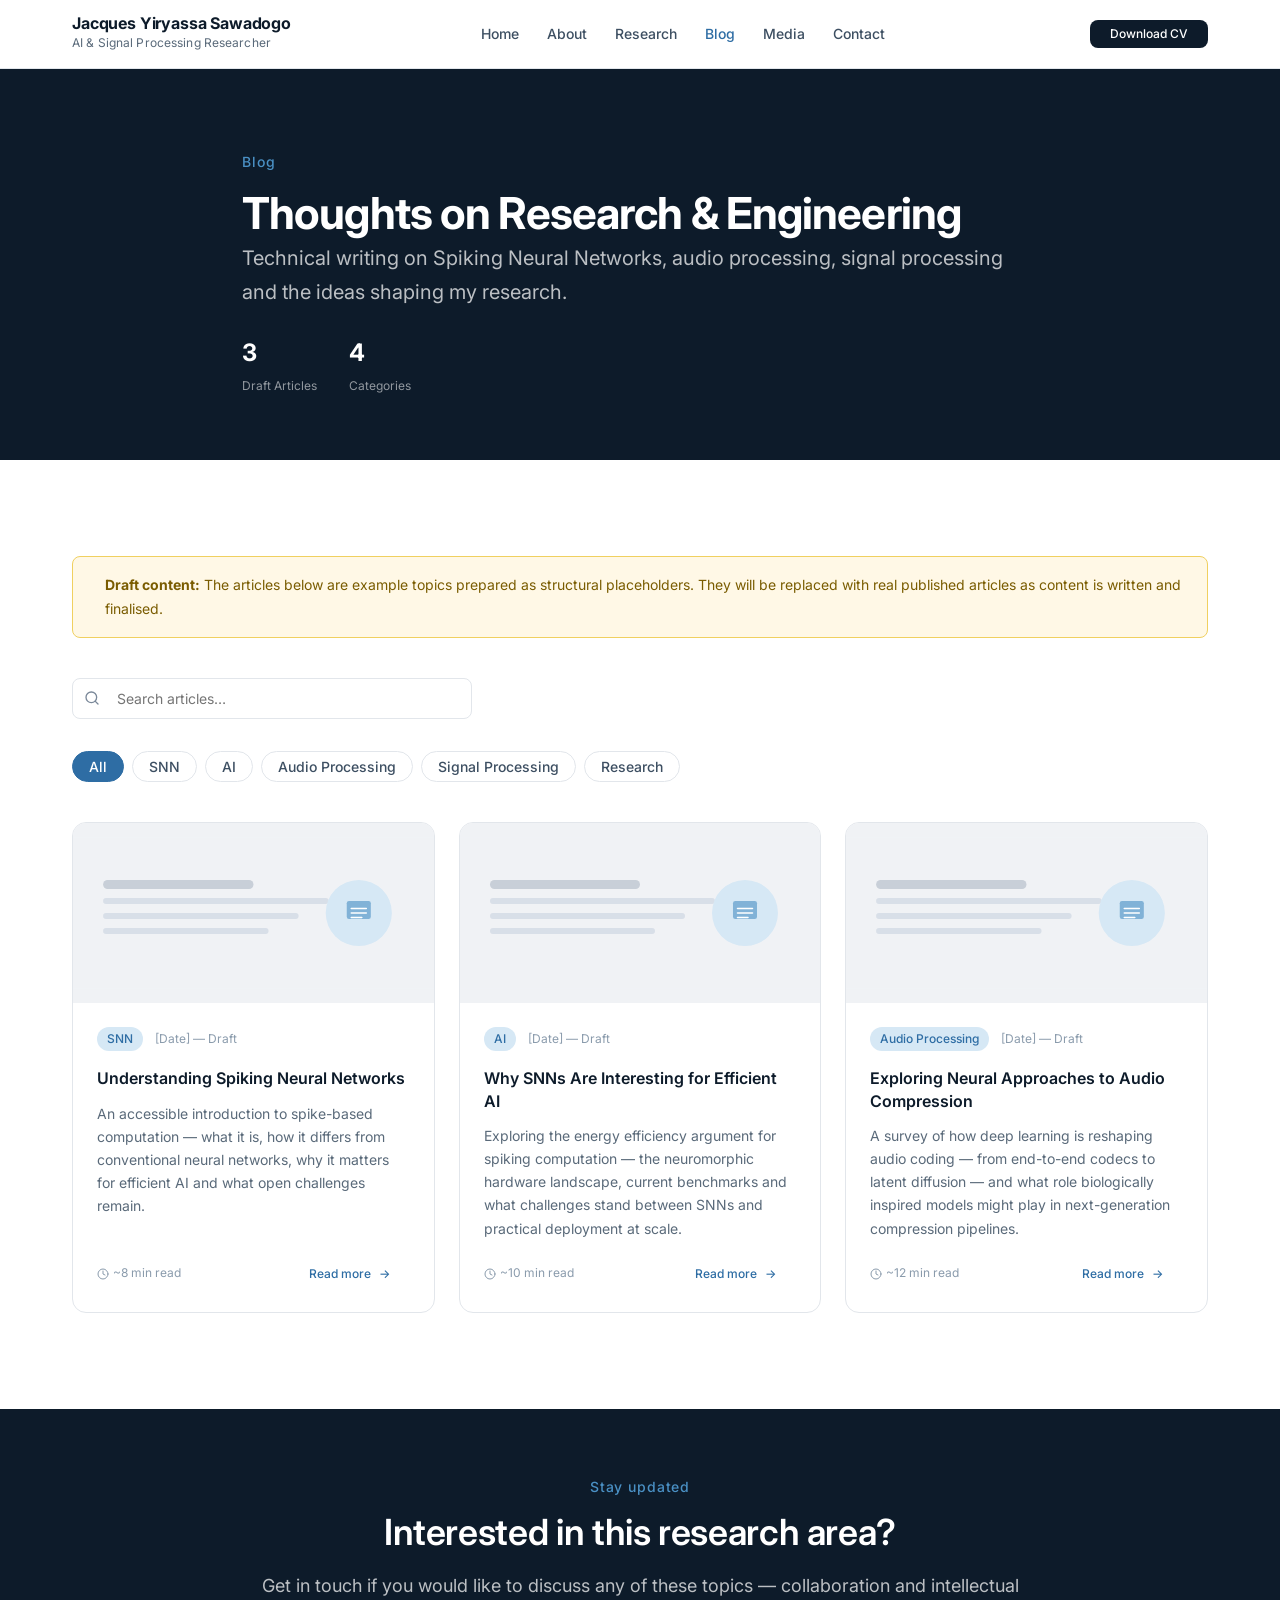
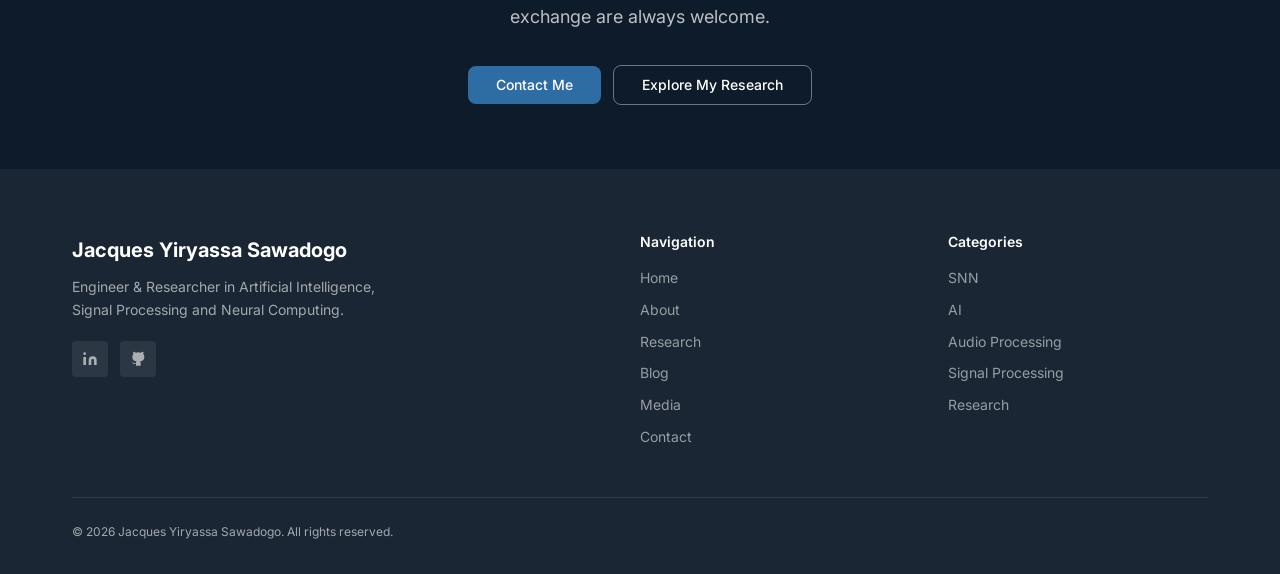
<file: blog.html>
<!DOCTYPE html>
<html lang="en">
<head>
  <meta charset="UTF-8"/>
  <meta name="viewport" content="width=device-width, initial-scale=1.0"/>
  <title>Blog — AI, Signal Processing &amp; Research — Jacques Yiryassa Sawadogo</title>
  <meta name="description" content="Technical articles on Spiking Neural Networks, audio signal processing, efficient AI and research engineering by Jacques Yiryassa Sawadogo."/>
  <meta name="keywords" content="Spiking Neural Networks blog, SNN articles, audio processing, signal processing, AI research, neuromorphic computing"/>
  <link rel="canonical" href="https://[YOUR-DOMAIN]/blog.html"/>
  <meta property="og:title" content="Blog — Jacques Yiryassa Sawadogo"/>
  <meta property="og:description" content="Technical writing on AI, signal processing and neural computing research."/>
  <link rel="icon" type="image/svg+xml" href="favicon/favicon.svg"/>
  <link rel="preconnect" href="https://fonts.googleapis.com"/>
  <link rel="preconnect" href="https://fonts.gstatic.com" crossorigin/>
  <link href="https://fonts.googleapis.com/css2?family=Inter:wght@300;400;500;600;700&family=Crimson+Pro:ital,wght@0,400;0,600;1,400&display=swap" rel="stylesheet"/>
  <link rel="stylesheet" href="css/style.css"/>
  <link rel="stylesheet" href="css/responsive.css"/>
  <style>
    /* Blog-specific styles */
    .blog-filters {
      display: flex;
      flex-wrap: wrap;
      gap: var(--space-2);
      margin-bottom: var(--space-10);
    }

    .filter-btn {
      padding: 6px 16px;
      border: 1.5px solid var(--gray-200);
      border-radius: 100px;
      font-size: var(--text-sm);
      font-weight: 500;
      color: var(--gray-700);
      background: var(--white);
      transition: border-color var(--dur-fast) var(--ease),
                  background var(--dur-fast) var(--ease),
                  color var(--dur-fast) var(--ease);
    }

    .filter-btn:hover,
    .filter-btn.active {
      border-color: var(--blue);
      background: var(--blue);
      color: var(--white);
    }

    .blog-hero-stats {
      display: flex;
      gap: var(--space-8);
      margin-top: var(--space-6);
    }

    .blog-hero-stat {
      display: flex;
      flex-direction: column;
      gap: 2px;
    }

    .blog-hero-stat__val {
      font-size: var(--text-xl);
      font-weight: 700;
      color: var(--white);
    }

    .blog-hero-stat__lbl {
      font-size: var(--text-xs);
      color: rgba(255,255,255,0.55);
    }

    .blog-search {
      position: relative;
      max-width: 400px;
      margin-bottom: var(--space-8);
    }

    .blog-search input {
      width: 100%;
      padding: 0.7rem 1rem 0.7rem 2.75rem;
      border: 1.5px solid var(--gray-200);
      border-radius: var(--radius-md);
      font-family: var(--font-sans);
      font-size: var(--text-sm);
      color: var(--text-body);
      background: var(--white);
      transition: border-color var(--dur-fast) var(--ease);
    }

    .blog-search input:focus {
      outline: none;
      border-color: var(--blue);
      box-shadow: 0 0 0 3px rgba(46,109,164,0.12);
    }

    .blog-search__icon {
      position: absolute;
      left: 12px;
      top: 50%;
      transform: translateY(-50%);
      width: 16px;
      height: 16px;
      color: var(--gray-500);
      pointer-events: none;
    }

    .draft-banner {
      background: #fff8e6;
      border: 1px solid #f0d060;
      border-radius: var(--radius-md);
      padding: var(--space-4) var(--space-5);
      font-size: var(--text-sm);
      color: #7a5c00;
      margin-bottom: var(--space-10);
      display: flex;
      align-items: flex-start;
      gap: var(--space-3);
    }

    .reading-time {
      font-size: var(--text-xs);
      color: var(--text-light);
      display: flex;
      align-items: center;
      gap: 4px;
    }

    .reading-time svg {
      width: 12px;
      height: 12px;
      flex-shrink: 0;
    }
  </style>
</head>
<body class="page-body">

<nav class="nav" role="navigation" aria-label="Main navigation">
  <div class="nav__inner">
    <a href="index.html" class="nav__logo">
      <span class="nav__logo-name">Jacques Yiryassa Sawadogo</span>
      <span class="nav__logo-title">AI &amp; Signal Processing Researcher</span>
    </a>
    <ul class="nav__links" role="list">
      <li><a href="index.html"    class="nav__link">Home</a></li>
      <li><a href="about.html"    class="nav__link">About</a></li>
      <li><a href="research.html" class="nav__link">Research</a></li>
      <li><a href="blog.html"     class="nav__link active" aria-current="page">Blog</a></li>
      <li><a href="media.html"    class="nav__link">Media</a></li>
      <li><a href="contact.html"  class="nav__link">Contact</a></li>
    </ul>
    <a href="documents/CV.pdf" class="btn btn-primary btn-sm nav__cta" download>Download CV</a>
    <button class="nav__hamburger" aria-label="Toggle mobile menu" aria-expanded="false" aria-controls="mobile-menu">
      <span></span><span></span><span></span>
    </button>
  </div>
  <div class="nav__mobile" id="mobile-menu">
    <a href="index.html"    class="nav__link">Home</a>
    <a href="about.html"    class="nav__link">About</a>
    <a href="research.html" class="nav__link">Research</a>
    <a href="blog.html"     class="nav__link active">Blog</a>
    <a href="media.html"    class="nav__link">Media</a>
    <a href="contact.html"  class="nav__link">Contact</a>
    <a href="documents/CV.pdf" class="btn btn-primary btn-sm" download>Download CV</a>
  </div>
</nav>

<main id="main-content">

<!-- PAGE HERO -->
<section class="page-hero" aria-labelledby="blog-page-title">
  <div class="container--narrow">
    <span class="section-label">Blog</span>
    <h1 id="blog-page-title">Thoughts on Research &amp; Engineering</h1>
    <p>Technical writing on Spiking Neural Networks, audio processing, signal processing and the ideas shaping my research.</p>
    <div class="blog-hero-stats" aria-label="Blog statistics">
      <div class="blog-hero-stat">
        <span class="blog-hero-stat__val">3</span>
        <span class="blog-hero-stat__lbl">Draft Articles</span>
      </div>
      <div class="blog-hero-stat">
        <span class="blog-hero-stat__val">4</span>
        <span class="blog-hero-stat__lbl">Categories</span>
      </div>
    </div>
  </div>
</section>

<!-- BLOG LISTING -->
<section aria-labelledby="articles-title">
  <div class="container">

    <div class="draft-banner" role="note">
      <span aria-hidden="true"></span>
      <div>
        <strong>Draft content:</strong> The articles below are example topics prepared as structural placeholders.
        They will be replaced with real published articles as content is written and finalised.
      </div>
    </div>

    <!-- Search (progressive enhancement — works without JS too) -->
    <div class="blog-search">
      <svg class="blog-search__icon" viewBox="0 0 24 24" fill="none" stroke="currentColor" stroke-width="2" stroke-linecap="round" stroke-linejoin="round" aria-hidden="true"><circle cx="11" cy="11" r="8"/><line x1="21" y1="21" x2="16.65" y2="16.65"/></svg>
      <input type="search" id="blog-search-input" placeholder="Search articles…" aria-label="Search articles"/>
    </div>

    <!-- Filters -->
    <div class="blog-filters" role="group" aria-label="Filter by category">
      <button class="filter-btn active" data-filter="all">All</button>
      <button class="filter-btn" data-filter="snn">SNN</button>
      <button class="filter-btn" data-filter="ai">AI</button>
      <button class="filter-btn" data-filter="audio">Audio Processing</button>
      <button class="filter-btn" data-filter="signal">Signal Processing</button>
      <button class="filter-btn" data-filter="research">Research</button>
    </div>

    <h2 id="articles-title" class="visually-hidden">All Articles</h2>

    <!-- Article grid -->
    <div class="blog-grid" id="article-grid">

      <!-- Article 1 -->
      <article class="blog-card" data-category="snn">
        <div class="blog-card__img">
          <img src="images/blog-placeholder.svg" alt="" loading="lazy" width="480" height="180"/>
        </div>
        <div class="blog-card__body">
          <div class="blog-card__meta">
            <span class="blog-card__cat">SNN</span>
            <span class="blog-card__date">[Date] — Draft</span>
          </div>
          <h3>Understanding Spiking Neural Networks</h3>
          <p>An accessible introduction to spike-based computation — what it is, how it differs from conventional neural networks, why it matters for efficient AI and what open challenges remain.</p>
          <div style="display:flex;align-items:center;justify-content:space-between;margin-top:auto;">
            <span class="reading-time">
              <svg viewBox="0 0 24 24" fill="none" stroke="currentColor" stroke-width="2" stroke-linecap="round" stroke-linejoin="round" aria-hidden="true"><circle cx="12" cy="12" r="10"/><polyline points="12 6 12 12 16 14"/></svg>
              ~8 min read
            </span>
            <a href="articles/understanding-snn.html" class="btn btn-ghost btn-sm">
              Read more <span class="arrow">→</span>
            </a>
          </div>
        </div>
      </article>

      <!-- Article 2 -->
      <article class="blog-card" data-category="ai">
        <div class="blog-card__img">
          <img src="images/blog-placeholder.svg" alt="" loading="lazy" width="480" height="180"/>
        </div>
        <div class="blog-card__body">
          <div class="blog-card__meta">
            <span class="blog-card__cat">AI</span>
            <span class="blog-card__date">[Date] — Draft</span>
          </div>
          <h3>Why SNNs Are Interesting for Efficient AI</h3>
          <p>Exploring the energy efficiency argument for spiking computation — the neuromorphic hardware landscape, current benchmarks and what challenges stand between SNNs and practical deployment at scale.</p>
          <div style="display:flex;align-items:center;justify-content:space-between;margin-top:auto;">
            <span class="reading-time">
              <svg viewBox="0 0 24 24" fill="none" stroke="currentColor" stroke-width="2" stroke-linecap="round" stroke-linejoin="round" aria-hidden="true"><circle cx="12" cy="12" r="10"/><polyline points="12 6 12 12 16 14"/></svg>
              ~10 min read
            </span>
            <a href="articles/snn-efficient-ai.html" class="btn btn-ghost btn-sm">
              Read more <span class="arrow">→</span>
            </a>
          </div>
        </div>
      </article>

      <!-- Article 3 -->
      <article class="blog-card" data-category="audio">
        <div class="blog-card__img">
          <img src="images/blog-placeholder.svg" alt="" loading="lazy" width="480" height="180"/>
        </div>
        <div class="blog-card__body">
          <div class="blog-card__meta">
            <span class="blog-card__cat">Audio Processing</span>
            <span class="blog-card__date">[Date] — Draft</span>
          </div>
          <h3>Exploring Neural Approaches to Audio Compression</h3>
          <p>A survey of how deep learning is reshaping audio coding — from end-to-end codecs to latent diffusion — and what role biologically inspired models might play in next-generation compression pipelines.</p>
          <div style="display:flex;align-items:center;justify-content:space-between;margin-top:auto;">
            <span class="reading-time">
              <svg viewBox="0 0 24 24" fill="none" stroke="currentColor" stroke-width="2" stroke-linecap="round" stroke-linejoin="round" aria-hidden="true"><circle cx="12" cy="12" r="10"/><polyline points="12 6 12 12 16 14"/></svg>
              ~12 min read
            </span>
            <a href="articles/neural-audio-compression.html" class="btn btn-ghost btn-sm">
              Read more <span class="arrow">→</span>
            </a>
          </div>
        </div>
      </article>

    </div><!-- /article-grid -->

    <!-- Empty state (shown by JS if no results) -->
    <div id="no-results" style="display:none;text-align:center;padding:var(--space-16) 0;color:var(--text-muted);">
      <p style="font-size:var(--text-lg);">No articles match your search.</p>
      <button class="btn btn-outline" style="margin-top:var(--space-4);" id="clear-search">Clear search</button>
    </div>

  </div>
</section>

<!-- NEWSLETTER / SUBSCRIBE PROMPT -->
<section class="contact-cta" aria-labelledby="subscribe-title" style="padding:var(--space-16) 0;">
  <div class="container text-center">
    <span class="section-label" style="color:var(--blue-soft);">Stay updated</span>
    <h2 id="subscribe-title">Interested in this research area?</h2>
    <p>Get in touch if you would like to discuss any of these topics — collaboration and intellectual exchange are always welcome.</p>
    <div class="btn-group" style="justify-content:center;">
      <a href="contact.html" class="btn btn-blue">Contact Me</a>
      <a href="research.html" class="btn btn-outline">Explore My Research</a>
    </div>
  </div>
</section>

</main>

<footer class="footer" role="contentinfo">
  <div class="container">
    <div class="footer__inner">
      <div class="footer__brand">
        <div class="footer__brand-name">Jacques Yiryassa Sawadogo</div>
        <p class="footer__brand-desc">Engineer &amp; Researcher in Artificial Intelligence, Signal Processing and Neural Computing.</p>
        <div class="footer__socials">
          <a href="https://www.linkedin.com/in/jacques-yiryassa-s-a3762a231/" class="footer__social-link" target="_blank" rel="noopener noreferrer" aria-label="LinkedIn">
            <svg viewBox="0 0 24 24" fill="currentColor" aria-hidden="true"><path d="M16 8a6 6 0 016 6v7h-4v-7a2 2 0 00-2-2 2 2 0 00-2 2v7h-4v-7a6 6 0 016-6zM2 9h4v12H2z"/><circle cx="4" cy="4" r="2"/></svg>
          </a>
          <a href="https://github.com/Yiryassa?tab=repositories" class="footer__social-link" target="_blank" rel="noopener noreferrer" aria-label="GitHub">
            <svg viewBox="0 0 24 24" fill="currentColor" aria-hidden="true"><path d="M9 19c-5 1.5-5-2.5-7-3m14 6v-3.87a3.37 3.37 0 00-.94-2.61c3.14-.35 6.44-1.54 6.44-7A5.44 5.44 0 0020 4.77 5.07 5.07 0 0019.91 1S18.73.65 16 2.48a13.38 13.38 0 00-7 0C6.27.65 5.09 1 5.09 1A5.07 5.07 0 005 4.77a5.44 5.44 0 00-1.5 3.78c0 5.42 3.3 6.61 6.44 7A3.37 3.37 0 009 18.13V22"/></svg>
          </a>
                  </div>
      </div>
      <div class="footer__col">
        <h4>Navigation</h4>
        <nav class="footer__nav" aria-label="Footer navigation">
          <a href="index.html">Home</a>
          <a href="about.html">About</a>
          <a href="research.html">Research</a>
          <a href="blog.html">Blog</a>
          <a href="media.html">Media</a>
          <a href="contact.html">Contact</a>
        </nav>
      </div>
      <div class="footer__col">
        <h4>Categories</h4>
        <nav class="footer__nav" aria-label="Blog categories">
          <a href="blog.html">SNN</a>
          <a href="blog.html">AI</a>
          <a href="blog.html">Audio Processing</a>
          <a href="blog.html">Signal Processing</a>
          <a href="blog.html">Research</a>
        </nav>
      </div>
    </div>
    <div class="footer__bottom">
      <span>&copy; <span id="footer-year">2026</span> Jacques Yiryassa Sawadogo. All rights reserved.</span>
    </div>
  </div>
</footer>

<script src="js/main.js"></script>
<script>
  /* ── BLOG FILTER & SEARCH ──────────────────────────────── */
  (function () {
    const filterBtns = document.querySelectorAll('.filter-btn');
    const cards      = document.querySelectorAll('#article-grid .blog-card');
    const searchInput = document.getElementById('blog-search-input');
    const noResults  = document.getElementById('no-results');
    const clearBtn   = document.getElementById('clear-search');
    let   activeFilter = 'all';

    function applyFilters() {
      const query = searchInput ? searchInput.value.toLowerCase().trim() : '';
      let visible = 0;

      cards.forEach(card => {
        const cat   = card.dataset.category || '';
        const text  = card.textContent.toLowerCase();
        const catOk = activeFilter === 'all' || cat === activeFilter;
        const qOk   = !query || text.includes(query);

        if (catOk && qOk) {
          card.style.display = '';
          visible++;
        } else {
          card.style.display = 'none';
        }
      });

      if (noResults) noResults.style.display = visible === 0 ? 'block' : 'none';
    }

    filterBtns.forEach(btn => {
      btn.addEventListener('click', () => {
        filterBtns.forEach(b => { b.classList.remove('active'); });
        btn.classList.add('active');
        activeFilter = btn.dataset.filter || 'all';
        applyFilters();
      });
    });

    if (searchInput) {
      searchInput.addEventListener('input', applyFilters);
    }

    if (clearBtn) {
      clearBtn.addEventListener('click', () => {
        if (searchInput) searchInput.value = '';
        filterBtns.forEach(b => b.classList.remove('active'));
        filterBtns[0].classList.add('active');
        activeFilter = 'all';
        applyFilters();
      });
    }
  })();
</script>
</body>
</html>
</file>
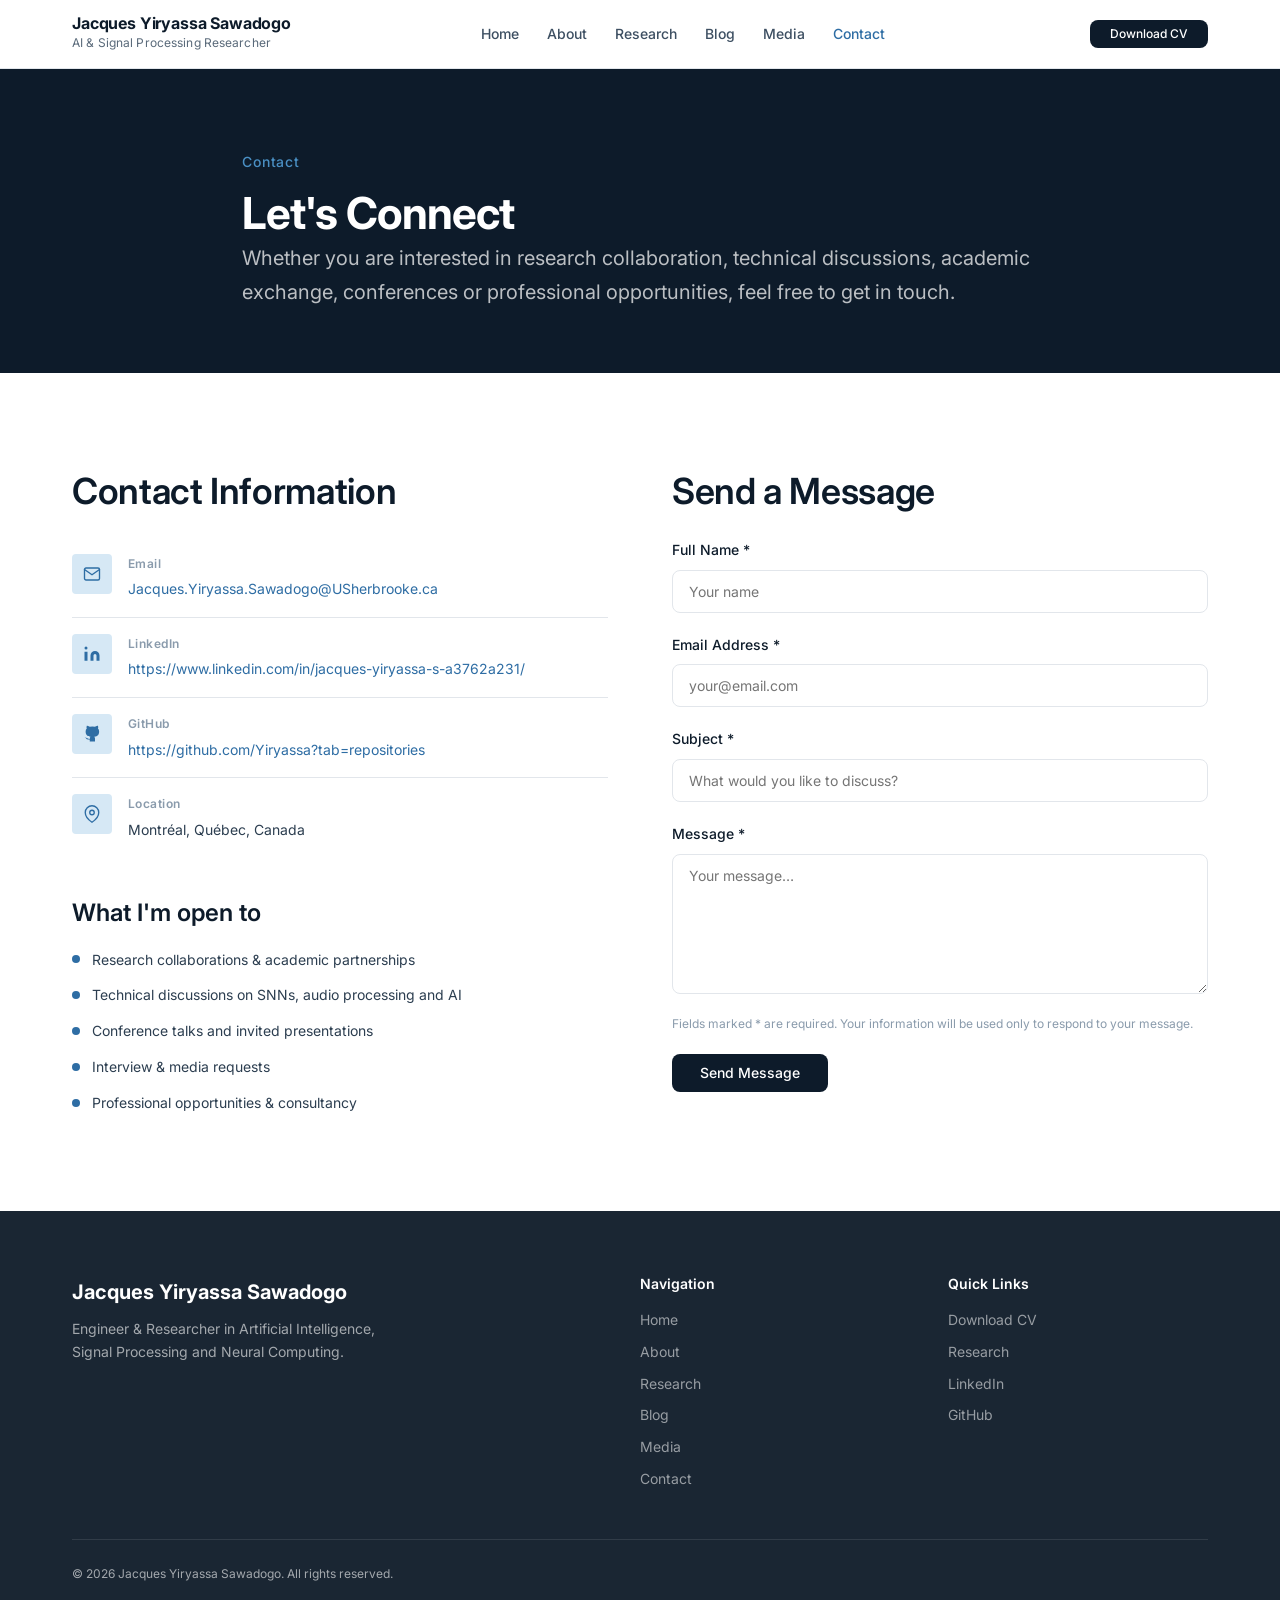
<file: contact.html>
<!DOCTYPE html>
<html lang="en">
<head>
  <meta charset="UTF-8"/>
  <meta name="viewport" content="width=device-width, initial-scale=1.0"/>
  <title>Contact — Jacques Yiryassa Sawadogo</title>
  <meta name="description" content="Contact Jacques Yiryassa Sawadogo for research collaboration, academic exchange, conference invitations or professional opportunities in AI and signal processing."/>
  <link rel="canonical" href="https://[YOUR-DOMAIN]/contact.html"/>
  <meta property="og:title" content="Contact — Jacques Yiryassa Sawadogo"/>
  <meta property="og:description" content="Get in touch for research collaboration, academic exchange and professional opportunities."/>
  <link rel="icon" type="image/svg+xml" href="favicon/favicon.svg"/>
  <link rel="preconnect" href="https://fonts.googleapis.com"/>
  <link rel="preconnect" href="https://fonts.gstatic.com" crossorigin/>
  <link href="https://fonts.googleapis.com/css2?family=Inter:wght@300;400;500;600;700&family=Crimson+Pro:ital,wght@0,400;0,600;1,400&display=swap" rel="stylesheet"/>
  <link rel="stylesheet" href="css/style.css"/>
  <link rel="stylesheet" href="css/responsive.css"/>
</head>
<body class="page-body">

<nav class="nav" role="navigation" aria-label="Main navigation">
  <div class="nav__inner">
    <a href="index.html" class="nav__logo">
      <span class="nav__logo-name">Jacques Yiryassa Sawadogo</span>
      <span class="nav__logo-title">AI &amp; Signal Processing Researcher</span>
    </a>
    <ul class="nav__links" role="list">
      <li><a href="index.html"    class="nav__link">Home</a></li>
      <li><a href="about.html"    class="nav__link">About</a></li>
      <li><a href="research.html" class="nav__link">Research</a></li>
      <li><a href="blog.html"     class="nav__link">Blog</a></li>
      <li><a href="media.html"    class="nav__link">Media</a></li>
      <li><a href="contact.html"  class="nav__link active" aria-current="page">Contact</a></li>
    </ul>
    <a href="documents/CV.pdf" class="btn btn-primary btn-sm nav__cta" download>Download CV</a>
    <button class="nav__hamburger" aria-label="Toggle mobile menu" aria-expanded="false" aria-controls="mobile-menu">
      <span></span><span></span><span></span>
    </button>
  </div>
  <div class="nav__mobile" id="mobile-menu">
    <a href="index.html"    class="nav__link">Home</a>
    <a href="about.html"    class="nav__link">About</a>
    <a href="research.html" class="nav__link">Research</a>
    <a href="blog.html"     class="nav__link">Blog</a>
    <a href="media.html"    class="nav__link">Media</a>
    <a href="contact.html"  class="nav__link active">Contact</a>
    <a href="documents/CV.pdf" class="btn btn-primary btn-sm" download>Download CV</a>
  </div>
</nav>

<main id="main-content">

<!-- PAGE HERO -->
<section class="page-hero" aria-labelledby="contact-page-title">
  <div class="container--narrow">
    <span class="section-label">Contact</span>
    <h1 id="contact-page-title">Let's Connect</h1>
    <p>Whether you are interested in research collaboration, technical discussions, academic exchange, conferences or professional opportunities, feel free to get in touch.</p>
  </div>
</section>

<!-- CONTACT CONTENT -->
<section aria-labelledby="contact-section-title">
  <div class="container">
    <h2 id="contact-section-title" class="visually-hidden">Contact information and form</h2>

    <div class="contact-grid">

      <!-- LEFT: Contact info -->
      <div>
        <h2 style="margin-bottom:var(--space-6);">Contact Information</h2>

     

        <div style="display:flex;flex-direction:column;">

          <div class="contact-info-item">
            <div class="contact-info-item__icon">
              <svg viewBox="0 0 24 24" fill="none" stroke="currentColor" stroke-width="1.8" stroke-linecap="round" stroke-linejoin="round" aria-hidden="true"><path d="M4 4h16c1.1 0 2 .9 2 2v12c0 1.1-.9 2-2 2H4c-1.1 0-2-.9-2-2V6c0-1.1.9-2 2-2z"/><polyline points="22,6 12,13 2,6"/></svg>
            </div>
            <div>
              <div class="contact-info-item__label">Email</div>
              <div class="contact-info-item__value">
                <a href="mailto:">Jacques.Yiryassa.Sawadogo@USherbrooke.ca</a>
              </div>
            </div>
          </div>

          <div class="contact-info-item">
            <div class="contact-info-item__icon">
              <svg viewBox="0 0 24 24" fill="currentColor" aria-hidden="true" style="width:18px;height:18px;"><path d="M16 8a6 6 0 016 6v7h-4v-7a2 2 0 00-2-2 2 2 0 00-2 2v7h-4v-7a6 6 0 016-6zM2 9h4v12H2z"/><circle cx="4" cy="4" r="2"/></svg>
            </div>
            <div>
              <div class="contact-info-item__label">LinkedIn</div>
              <div class="contact-info-item__value">
                <a href="https://www.linkedin.com/in/jacques-yiryassa-s-a3762a231/" target="_blank" rel="noopener noreferrer">https://www.linkedin.com/in/jacques-yiryassa-s-a3762a231/</a>
              </div>
            </div>
          </div>

          <div class="contact-info-item">
            <div class="contact-info-item__icon">
              <svg viewBox="0 0 24 24" fill="currentColor" aria-hidden="true" style="width:18px;height:18px;"><path d="M9 19c-5 1.5-5-2.5-7-3m14 6v-3.87a3.37 3.37 0 00-.94-2.61c3.14-.35 6.44-1.54 6.44-7A5.44 5.44 0 0020 4.77 5.07 5.07 0 0019.91 1S18.73.65 16 2.48a13.38 13.38 0 00-7 0C6.27.65 5.09 1 5.09 1A5.07 5.07 0 005 4.77a5.44 5.44 0 00-1.5 3.78c0 5.42 3.3 6.61 6.44 7A3.37 3.37 0 009 18.13V22"/></svg>
            </div>
            <div>
              <div class="contact-info-item__label">GitHub</div>
              <div class="contact-info-item__value">
                <a href="https://github.com/Yiryassa?tab=repositories" target="_blank" rel="noopener noreferrer">https://github.com/Yiryassa?tab=repositories</a>
              </div>
            </div>
          </div>

          

          <div class="contact-info-item">
            <div class="contact-info-item__icon">
              <svg viewBox="0 0 24 24" fill="none" stroke="currentColor" stroke-width="1.8" stroke-linecap="round" stroke-linejoin="round" aria-hidden="true"><path d="M21 10c0 7-9 13-9 13s-9-6-9-13a9 9 0 0118 0z"/><circle cx="12" cy="10" r="3"/></svg>
            </div>
            <div>
              <div class="contact-info-item__label">Location</div>
              <div class="contact-info-item__value">Montréal, Québec, Canada</div>
            </div>
          </div>

        </div><!-- /contact info items -->

        <!-- What I'm open to -->
        <div style="margin-top:var(--space-10);">
          <h3 style="margin-bottom:var(--space-5);">What I'm open to</h3>
          <div style="display:flex;flex-direction:column;gap:var(--space-3);">
            <div style="display:flex;align-items:center;gap:var(--space-3);">
              <div style="width:8px;height:8px;border-radius:50%;background:var(--blue);flex-shrink:0;"></div>
              <span style="font-size:var(--text-sm);color:var(--text-body);">Research collaborations &amp; academic partnerships</span>
            </div>
            <div style="display:flex;align-items:center;gap:var(--space-3);">
              <div style="width:8px;height:8px;border-radius:50%;background:var(--blue);flex-shrink:0;"></div>
              <span style="font-size:var(--text-sm);color:var(--text-body);">Technical discussions on SNNs, audio processing and AI</span>
            </div>
            <div style="display:flex;align-items:center;gap:var(--space-3);">
              <div style="width:8px;height:8px;border-radius:50%;background:var(--blue);flex-shrink:0;"></div>
              <span style="font-size:var(--text-sm);color:var(--text-body);">Conference talks and invited presentations</span>
            </div>
            <div style="display:flex;align-items:center;gap:var(--space-3);">
              <div style="width:8px;height:8px;border-radius:50%;background:var(--blue);flex-shrink:0;"></div>
              <span style="font-size:var(--text-sm);color:var(--text-body);">Interview &amp; media requests</span>
            </div>
            <div style="display:flex;align-items:center;gap:var(--space-3);">
              <div style="width:8px;height:8px;border-radius:50%;background:var(--blue);flex-shrink:0;"></div>
              <span style="font-size:var(--text-sm);color:var(--text-body);">Professional opportunities &amp; consultancy</span>
            </div>
          </div>
        </div>

      </div><!-- /left -->

      <!-- RIGHT: Contact form -->
      <div>
        <h2 style="margin-bottom:var(--space-6);">Send a Message</h2>

        <div id="form-status" role="alert" aria-live="polite"></div>

        <form id="contact-form" class="contact-form" novalidate>
          <!-- Honeypot (hidden from real users, catches bots) -->
          <input type="text" name="website" id="website-hp" style="display:none;" tabindex="-1" autocomplete="off" aria-hidden="true"/>

          <div class="form-group">
            <label for="contact-name">Full Name <span aria-hidden="true">*</span></label>
            <input
              type="text"
              id="contact-name"
              name="name"
              placeholder="Your name"
              autocomplete="name"
              required
              aria-required="true"
              aria-describedby="contact-name-error"
            />
          </div>

          <div class="form-group">
            <label for="contact-email">Email Address <span aria-hidden="true">*</span></label>
            <input
              type="email"
              id="contact-email"
              name="email"
              placeholder="your@email.com"
              autocomplete="email"
              required
              aria-required="true"
              aria-describedby="contact-email-error"
            />
          </div>

          <div class="form-group">
            <label for="contact-subject">Subject <span aria-hidden="true">*</span></label>
            <input
              type="text"
              id="contact-subject"
              name="subject"
              placeholder="What would you like to discuss?"
              required
              aria-required="true"
              aria-describedby="contact-subject-error"
            />
          </div>

          <div class="form-group">
            <label for="contact-message">Message <span aria-hidden="true">*</span></label>
            <textarea
              id="contact-message"
              name="message"
              placeholder="Your message…"
              required
              aria-required="true"
              aria-describedby="contact-message-error"
            ></textarea>
          </div>

          <p style="font-size:var(--text-xs);color:var(--text-light);">
            Fields marked <span aria-hidden="true">*</span><span class="visually-hidden">with an asterisk</span> are required.
            Your information will be used only to respond to your message.
          </p>

          <button
            type="submit"
            id="form-submit"
            class="btn btn-primary"
            style="align-self:flex-start;"
          >
            Send Message
          </button>
        </form>
      </div><!-- /right -->

    </div><!-- /contact-grid -->
  </div>
</section>

</main>

<footer class="footer" role="contentinfo">
  <div class="container">
    <div class="footer__inner">
      <div class="footer__brand">
        <div class="footer__brand-name">Jacques Yiryassa Sawadogo</div>
        <p class="footer__brand-desc">Engineer &amp; Researcher in Artificial Intelligence, Signal Processing and Neural Computing.</p>
        <div class="footer__socials">
<!--
          <a href="https://www.linkedin.com/in/jacques-yiryassa-s-a3762a231/" class="footer__social-link" target="_blank" rel="noopener noreferrer" aria-label="LinkedIn">
            <svg viewBox="0 0 24 24" fill="currentColor" aria-hidden="true"><path d="M16 8a6 6 0 016 6v7h-4v-7a2 2 0 00-2-2 2 2 0 00-2 2v7h-4v-7a6 6 0 016-6zM2 9h4v12H2z"/><circle cx="4" cy="4" r="2"/></svg>
          </a>
          <a href="https://github.com/Yiryassa?tab=repositories" class="footer__social-link" target="_blank" rel="noopener noreferrer" aria-label="GitHub">
            <svg viewBox="0 0 24 24" fill="currentColor" aria-hidden="true"><path d="M9 19c-5 1.5-5-2.5-7-3m14 6v-3.87a3.37 3.37 0 00-.94-2.61c3.14-.35 6.44-1.54 6.44-7A5.44 5.44 0 0020 4.77 5.07 5.07 0 0019.91 1S18.73.65 16 2.48a13.38 13.38 0 00-7 0C6.27.65 5.09 1 5.09 1A5.07 5.07 0 005 4.77a5.44 5.44 0 00-1.5 3.78c0 5.42 3.3 6.61 6.44 7A3.37 3.37 0 009 18.13V22"/></svg>
-->          
        </div>
      </div>
      <div class="footer__col">
        <h4>Navigation</h4>
        <nav class="footer__nav" aria-label="Footer navigation">
          <a href="index.html">Home</a>
          <a href="about.html">About</a>
          <a href="research.html">Research</a>
          <a href="blog.html">Blog</a>
          <a href="media.html">Media</a>
          <a href="contact.html">Contact</a>
        </nav>
      </div>
      <div class="footer__col">
        <h4>Quick Links</h4>
        <nav class="footer__nav" aria-label="Quick links">
          <a href="documents/CV.pdf" download>Download CV</a>
          <a href="research.html">Research</a>
          <a href="https://www.linkedin.com/in/jacques-yiryassa-s-a3762a231/" target="_blank" rel="noopener noreferrer">LinkedIn</a>
          <a href="https://github.com/Yiryassa?tab=repositories" target="_blank" rel="noopener noreferrer">GitHub</a>
        </nav>
      </div>
    </div>
    <div class="footer__bottom">
      <span>&copy; <span id="footer-year">2026</span> Jacques Yiryassa Sawadogo. All rights reserved.</span>
    </div>
  </div>
</footer>

<script src="js/main.js"></script>
<script src="js/contact.js"></script>
</body>
</html>
</file>
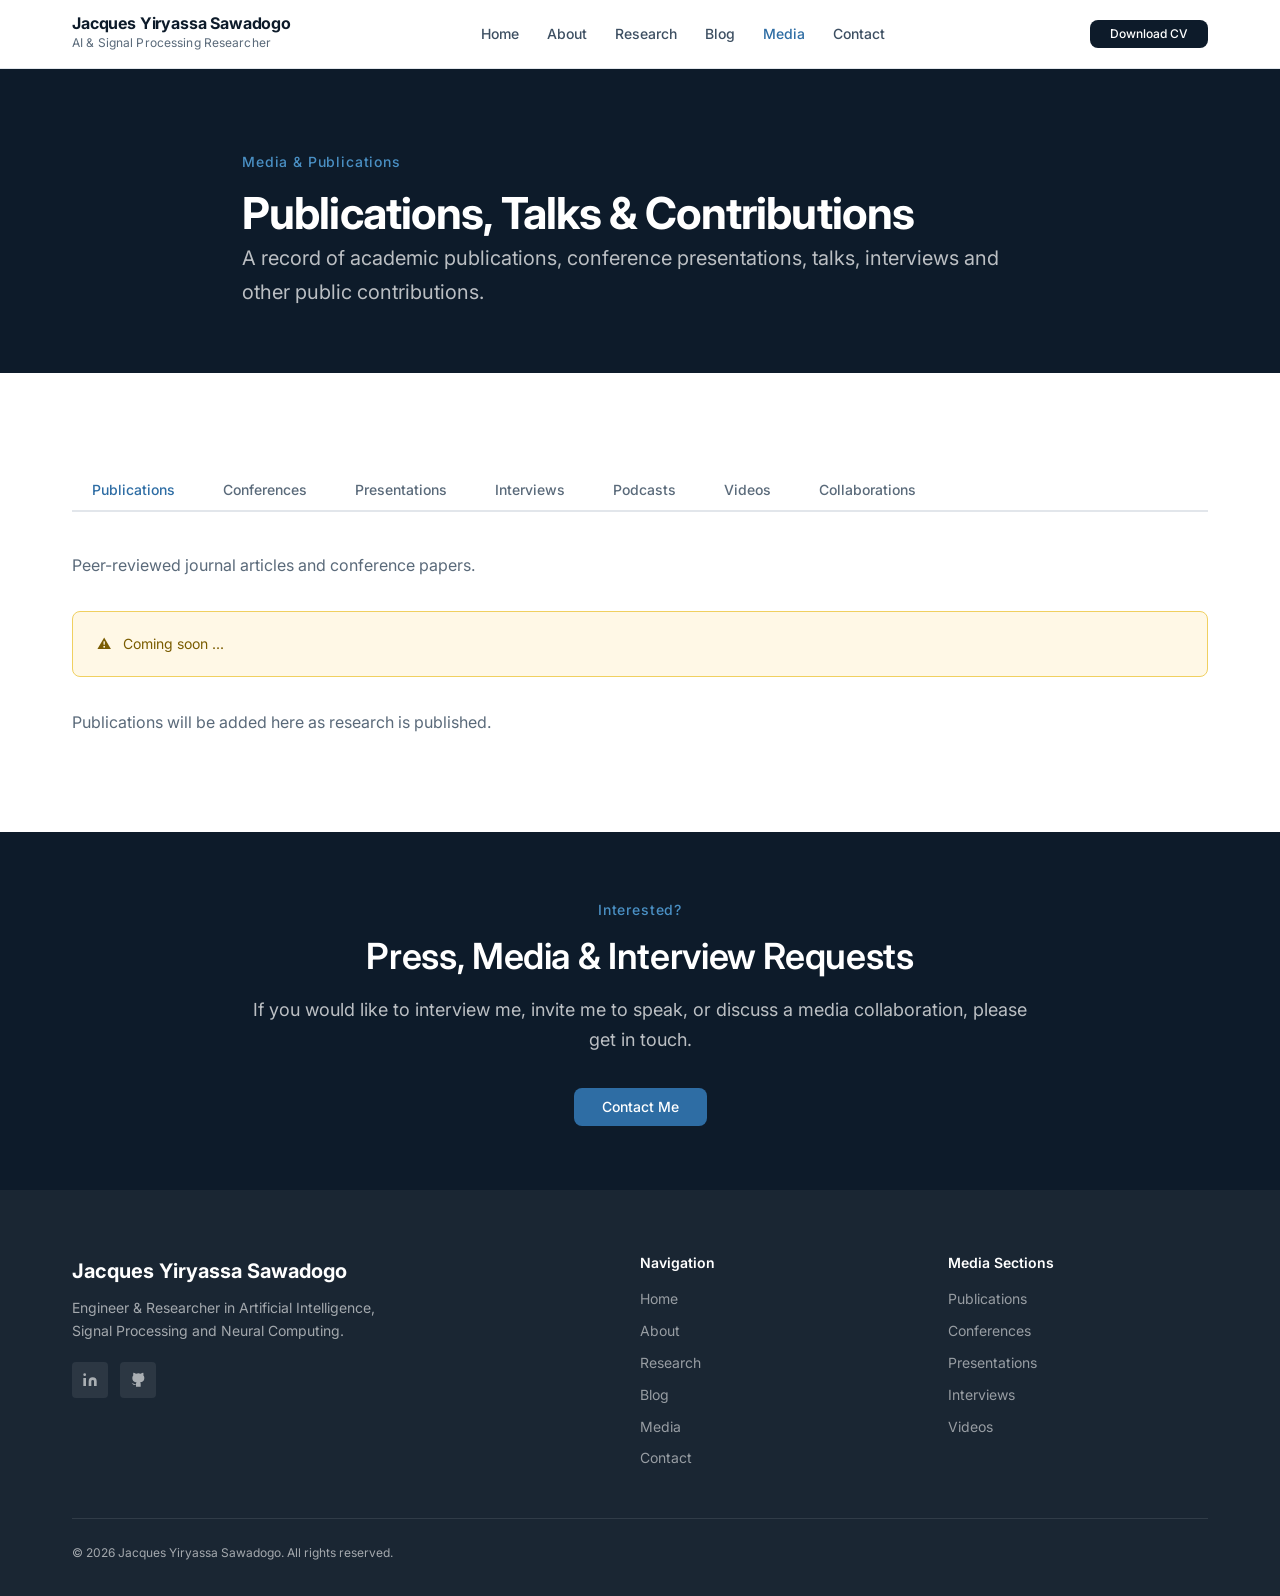
<file: media.html>
<!DOCTYPE html>
<html lang="en">
<head>
  <meta charset="UTF-8"/>
  <meta name="viewport" content="width=device-width, initial-scale=1.0"/>
  <title>Media &amp; Publications — Jacques Yiryassa Sawadogo</title>
  <meta name="description" content="Publications, conference presentations, talks, interviews and media appearances by Jacques Yiryassa Sawadogo, researcher in AI and signal processing."/>
  <link rel="canonical" href="https://[YOUR-DOMAIN]/media.html"/>
  <meta property="og:title" content="Media &amp; Publications — Jacques Yiryassa Sawadogo"/>
  <meta property="og:description" content="Publications, conferences, presentations and media appearances."/>
  <link rel="icon" type="image/svg+xml" href="favicon/favicon.svg"/>
  <link rel="preconnect" href="https://fonts.googleapis.com"/>
  <link rel="preconnect" href="https://fonts.gstatic.com" crossorigin/>
  <link href="https://fonts.googleapis.com/css2?family=Inter:wght@300;400;500;600;700&family=Crimson+Pro:ital,wght@0,400;0,600;1,400&display=swap" rel="stylesheet"/>
  <link rel="stylesheet" href="css/style.css"/>
  <link rel="stylesheet" href="css/responsive.css"/>
</head>
<body class="page-body">

<nav class="nav" role="navigation" aria-label="Main navigation">
  <div class="nav__inner">
    <a href="index.html" class="nav__logo">
      <span class="nav__logo-name">Jacques Yiryassa Sawadogo</span>
      <span class="nav__logo-title">AI &amp; Signal Processing Researcher</span>
    </a>
    <ul class="nav__links" role="list">
      <li><a href="index.html"    class="nav__link">Home</a></li>
      <li><a href="about.html"    class="nav__link">About</a></li>
      <li><a href="research.html" class="nav__link">Research</a></li>
      <li><a href="blog.html"     class="nav__link">Blog</a></li>
      <li><a href="media.html"    class="nav__link active" aria-current="page">Media</a></li>
      <li><a href="contact.html"  class="nav__link">Contact</a></li>
    </ul>
    <a href="documents/CV.pdf" class="btn btn-primary btn-sm nav__cta" download>Download CV</a>
    <button class="nav__hamburger" aria-label="Toggle mobile menu" aria-expanded="false" aria-controls="mobile-menu">
      <span></span><span></span><span></span>
    </button>
  </div>
  <div class="nav__mobile" id="mobile-menu">
    <a href="index.html"    class="nav__link">Home</a>
    <a href="about.html"    class="nav__link">About</a>
    <a href="research.html" class="nav__link">Research</a>
    <a href="blog.html"     class="nav__link">Blog</a>
    <a href="media.html"    class="nav__link active">Media</a>
    <a href="contact.html"  class="nav__link">Contact</a>
    <a href="documents/CV.pdf" class="btn btn-primary btn-sm" download>Download CV</a>
  </div>
</nav>

<main id="main-content">

<!-- PAGE HERO -->
<section class="page-hero" aria-labelledby="media-page-title">
  <div class="container--narrow">
    <span class="section-label">Media &amp; Publications</span>
    <h1 id="media-page-title">Publications, Talks &amp; Contributions</h1>
    <p>A record of academic publications, conference presentations, talks, interviews and other public contributions.</p>
  </div>
</section>

<!-- TABS + CONTENT -->
<section aria-labelledby="media-content-title">
  <div class="container">
    <h2 id="media-content-title" class="visually-hidden">Media categories</h2>

    <!-- Tab navigation -->
    <div class="media-tabs" role="tablist" aria-label="Media categories">
      <button class="media-tab active" data-tab="publications" role="tab" aria-selected="true"  aria-controls="panel-publications">Publications</button>
      <button class="media-tab"        data-tab="conferences"  role="tab" aria-selected="false" aria-controls="panel-conferences">Conferences</button>
      <button class="media-tab"        data-tab="presentations" role="tab" aria-selected="false" aria-controls="panel-presentations">Presentations</button>
      <button class="media-tab"        data-tab="interviews"   role="tab" aria-selected="false" aria-controls="panel-interviews">Interviews</button>
      <button class="media-tab"        data-tab="podcasts"     role="tab" aria-selected="false" aria-controls="panel-podcasts">Podcasts</button>
      <button class="media-tab"        data-tab="videos"       role="tab" aria-selected="false" aria-controls="panel-videos">Videos</button>
      <button class="media-tab"        data-tab="collaborations" role="tab" aria-selected="false" aria-controls="panel-collaborations">Collaborations</button>
    </div>

    <!-- ── PUBLICATIONS ───────────────────────────────────── -->
    <div id="panel-publications" class="media-panel" role="tabpanel" aria-labelledby="tab-publications">
      <p style="color:var(--text-muted);margin-bottom:var(--space-8);">
        Peer-reviewed journal articles and conference papers.
      </p>

      <div class="placeholder-notice" role="note">
        Coming soon ...
      </div>

      <!--
      ═══════════════════════════════════════════════════
      HOW TO ADD A PUBLICATION:
      Copy the block below and fill in the real details.
      ═══════════════════════════════════════════════════
      <div class="pub-item">
        <div class="pub-item__meta">Journal / Conference · Year</div>
        <div class="pub-item__title">Publication Title</div>
        <div class="pub-item__authors">Author 1, Author 2, Author 3</div>
        <p style="font-size:var(--text-sm);color:var(--text-muted);max-width:none;margin-bottom:var(--space-4);">
          Abstract text here...
        </p>
        <div class="btn-group">
          <a href="#" class="btn btn-outline btn-sm" target="_blank" rel="noopener noreferrer">DOI</a>
          <a href="#" class="btn btn-ghost btn-sm" target="_blank" rel="noopener noreferrer">PDF →</a>
        </div>
      </div>
      ═══════════════════════════════════════════════════
      -->

      <p style="margin-top:var(--space-8);color:var(--text-muted);">
        Publications will be added here as research is published.
      </p>
    </div>

    <!-- ── CONFERENCES ─────────────────────────────────────── -->
    <div id="panel-conferences" class="media-panel" role="tabpanel" aria-labelledby="tab-conferences" hidden>
      <p style="color:var(--text-muted);margin-bottom:var(--space-8);">
        Conferences attended, presented at or co-organised.
      </p>

      <div class="placeholder-notice" role="note">
        Coming soon ...
      </div>

      <!--
      ═══════════════════════════════════════════════════
      HOW TO ADD A CONFERENCE:
      <div class="pub-item">
        <div class="pub-item__meta">Conference Name · Location · Year</div>
        <div class="pub-item__title">Presentation / Paper Title (if applicable)</div>
        <div class="pub-item__authors">Role: presenter / attendee / poster</div>
        <p style="font-size:var(--text-sm);color:var(--text-muted);max-width:none;">
          Short description of contribution or context.
        </p>
      </div>
      ═══════════════════════════════════════════════════
      -->
    </div>

    <!-- ── PRESENTATIONS ───────────────────────────────────── -->
    <div id="panel-presentations" class="media-panel" role="tabpanel" aria-labelledby="tab-presentations" hidden>
      <p style="color:var(--text-muted);margin-bottom:var(--space-8);">
        Invited talks, seminars and research presentations.
      </p>
      <div class="placeholder-notice" role="note">
        Coming soon ...
      </div>
    </div>

    <!-- ── INTERVIEWS ──────────────────────────────────────── -->
    <div id="panel-interviews" class="media-panel" role="tabpanel" aria-labelledby="tab-interviews" hidden>
      <p style="color:var(--text-muted);margin-bottom:var(--space-8);">
        Interviews for journals, websites and other publications.
      </p>
      <div class="placeholder-notice" role="note">
        Coming soon ...
      </div>
    </div>

    <!-- ── PODCASTS ────────────────────────────────────────── -->
    <div id="panel-podcasts" class="media-panel" role="tabpanel" aria-labelledby="tab-podcasts" hidden>
      <p style="color:var(--text-muted);margin-bottom:var(--space-8);">
        Podcast appearances and audio contributions.
      </p>
      <div class="placeholder-notice" role="note">
        Coming soon ...
      </div>
    </div>

    <!-- ── VIDEOS ─────────────────────────────────────────── -->
    <div id="panel-videos" class="media-panel" role="tabpanel" aria-labelledby="tab-videos" hidden>
      <p style="color:var(--text-muted);margin-bottom:var(--space-8);">
        Recorded talks, lecture videos and online contributions.
      </p>
      <div class="placeholder-notice" role="note">
        Coming soon ...
      </div>
      <!--
      ═══════════════════════════════════════════════════
      HOW TO ADD A VIDEO:
      <div class="pub-item">
        <div class="pub-item__meta">Platform · Year</div>
        <div class="pub-item__title">Video Title</div>
        <p style="font-size:var(--text-sm);color:var(--text-muted);max-width:none;margin-bottom:var(--space-4);">
          Description...
        </p>
        <a href="[VIDEO-URL]" class="btn btn-outline btn-sm" target="_blank" rel="noopener noreferrer">Watch →</a>
      </div>
      ═══════════════════════════════════════════════════
      -->
    </div>

    <!-- ── COLLABORATIONS ─────────────────────────────────── -->
    <div id="panel-collaborations" class="media-panel" role="tabpanel" aria-labelledby="tab-collaborations" hidden>
      <p style="color:var(--text-muted);margin-bottom:var(--space-8);">
        Research collaborations, partnerships and joint projects.
      </p>
      <div class="placeholder-notice" role="note">
        I will be happy to collaborate with you !
      </div>
    </div>

  </div>
</section>

<!-- MEDIA CTA -->
<section class="contact-cta" aria-labelledby="media-cta-title" style="padding:var(--space-16) 0;">
  <div class="container text-center">
    <span class="section-label" style="color:var(--blue-soft);">Interested?</span>
    <h2 id="media-cta-title">Press, Media &amp; Interview Requests</h2>
    <p>If you would like to interview me, invite me to speak, or discuss a media collaboration, please get in touch.</p>
    <a href="contact.html" class="btn btn-blue">Contact Me</a>
  </div>
</section>

</main>

<footer class="footer" role="contentinfo">
  <div class="container">
    <div class="footer__inner">
      <div class="footer__brand">
        <div class="footer__brand-name">Jacques Yiryassa Sawadogo</div>
        <p class="footer__brand-desc">Engineer &amp; Researcher in Artificial Intelligence, Signal Processing and Neural Computing.</p>
        <div class="footer__socials">
          <a href="https://www.linkedin.com/in/jacques-yiryassa-s-a3762a231/" class="footer__social-link" target="_blank" rel="noopener noreferrer" aria-label="LinkedIn">
            <svg viewBox="0 0 24 24" fill="currentColor" aria-hidden="true"><path d="M16 8a6 6 0 016 6v7h-4v-7a2 2 0 00-2-2 2 2 0 00-2 2v7h-4v-7a6 6 0 016-6zM2 9h4v12H2z"/><circle cx="4" cy="4" r="2"/></svg>
          </a>
          <a href="https://github.com/Yiryassa?tab=repositories" class="footer__social-link" target="_blank" rel="noopener noreferrer" aria-label="GitHub">
            <svg viewBox="0 0 24 24" fill="currentColor" aria-hidden="true"><path d="M9 19c-5 1.5-5-2.5-7-3m14 6v-3.87a3.37 3.37 0 00-.94-2.61c3.14-.35 6.44-1.54 6.44-7A5.44 5.44 0 0020 4.77 5.07 5.07 0 0019.91 1S18.73.65 16 2.48a13.38 13.38 0 00-7 0C6.27.65 5.09 1 5.09 1A5.07 5.07 0 005 4.77a5.44 5.44 0 00-1.5 3.78c0 5.42 3.3 6.61 6.44 7A3.37 3.37 0 009 18.13V22"/></svg>
          </a>
        
        </div>
      </div>
      <div class="footer__col">
        <h4>Navigation</h4>
        <nav class="footer__nav" aria-label="Footer navigation">
          <a href="index.html">Home</a>
          <a href="about.html">About</a>
          <a href="research.html">Research</a>
          <a href="blog.html">Blog</a>
          <a href="media.html">Media</a>
          <a href="contact.html">Contact</a>
        </nav>
      </div>
      <div class="footer__col">
        <h4>Media Sections</h4>
        <nav class="footer__nav" aria-label="Media sections">
          <a href="media.html">Publications</a>
          <a href="media.html">Conferences</a>
          <a href="media.html">Presentations</a>
          <a href="media.html">Interviews</a>
          <a href="media.html">Videos</a>
        </nav>
      </div>
    </div>
    <div class="footer__bottom">
      <span>&copy; <span id="footer-year">2026</span> Jacques Yiryassa Sawadogo. All rights reserved.</span>
    </div>
  </div>
</footer>

<script src="js/main.js"></script>
</body>
</html>
</file>
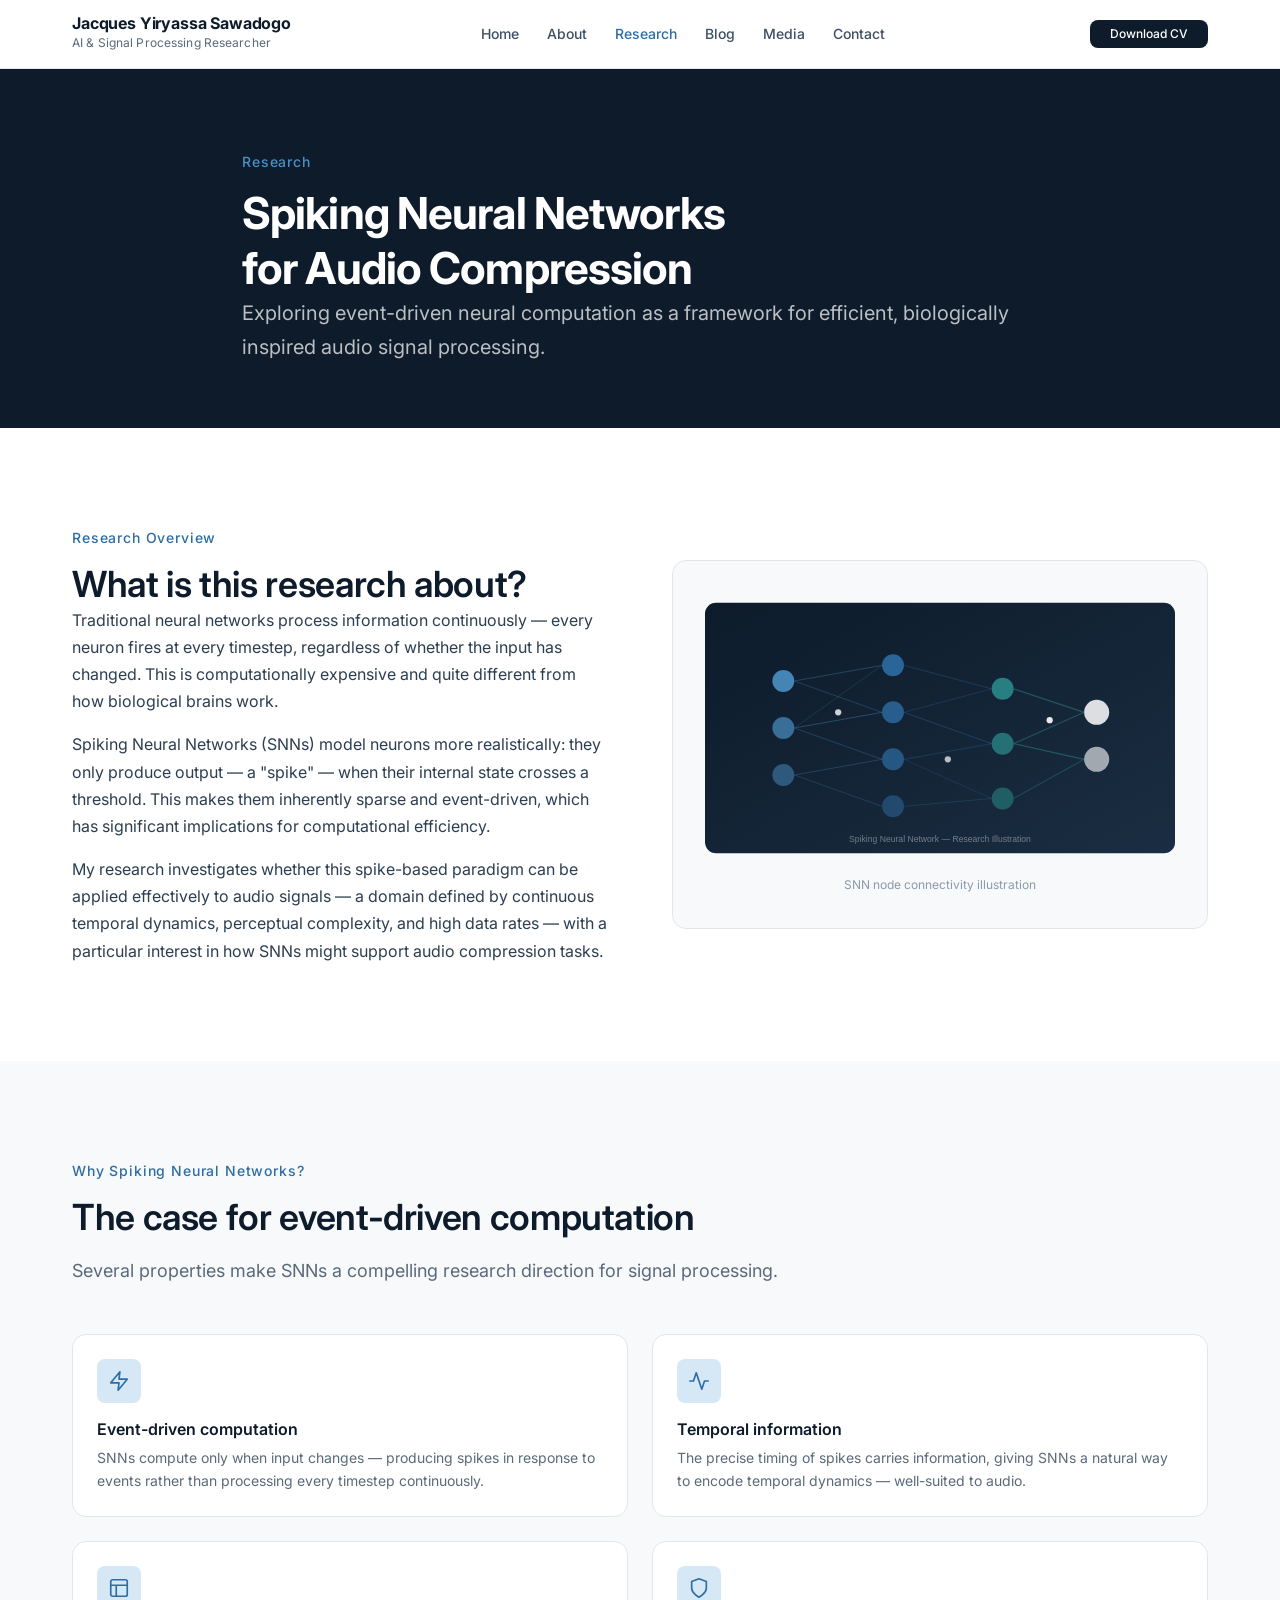
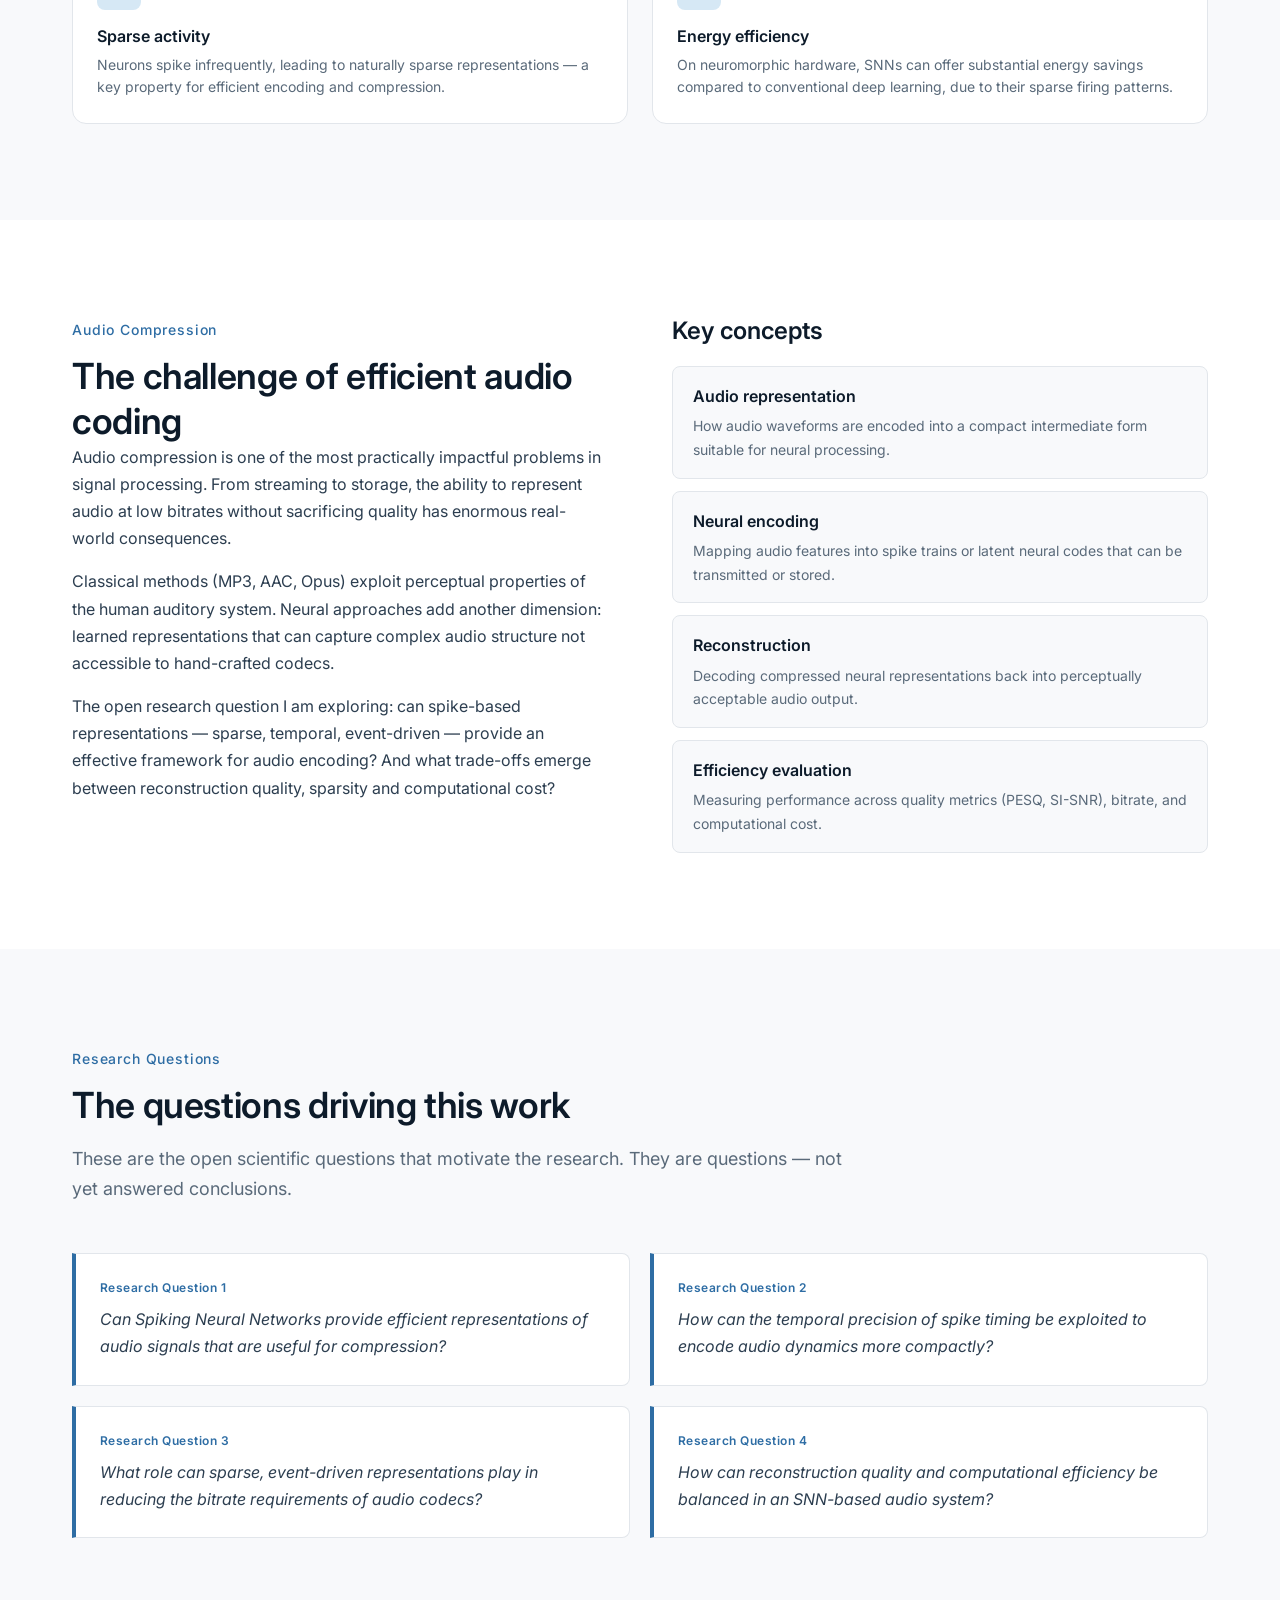
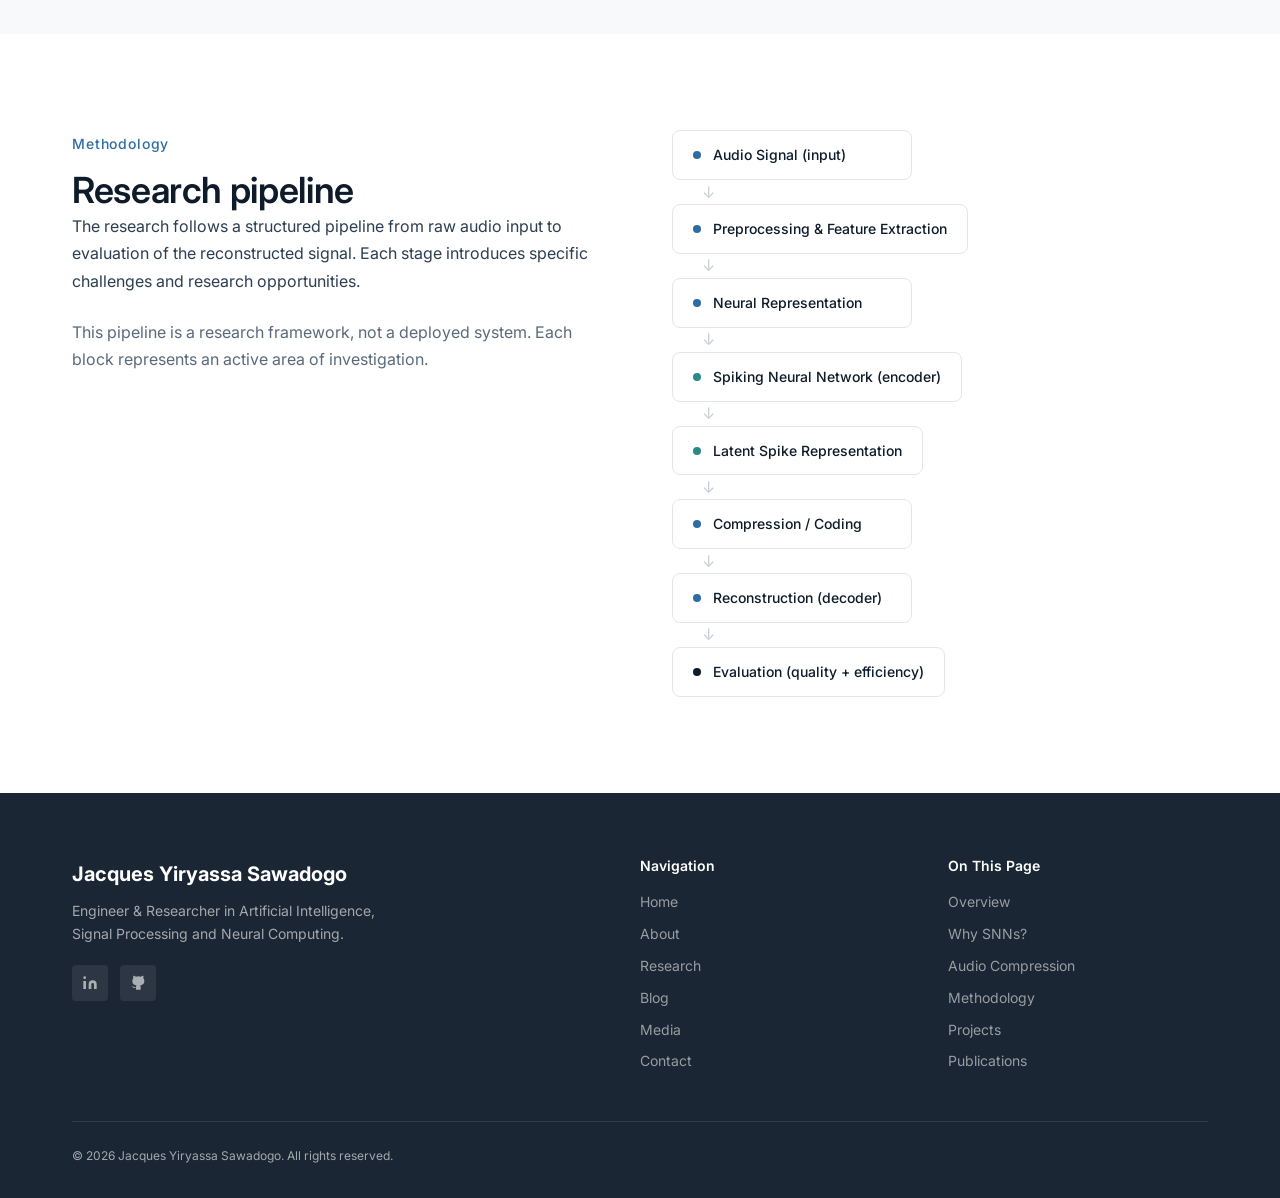
<file: research.html>
<!DOCTYPE html>
<html lang="en">
<head>
  <meta charset="UTF-8"/>
  <meta name="viewport" content="width=device-width, initial-scale=1.0"/>
  <title>Research — Spiking Neural Networks for Audio Compression — Jacques Yiryassa Sawadogo</title>
  <meta name="description" content="Research on Spiking Neural Networks (SNNs) for audio compression, neural audio representation and efficient AI signal processing by Jacques Yiryassa Sawadogo."/>
  <meta name="keywords" content="Spiking Neural Networks, SNN, Audio Compression, Neural Audio Compression, Neuromorphic Computing, Signal Processing, Efficient AI"/>
  <link rel="canonical" href="https://[YOUR-DOMAIN]/research.html"/>
  <meta property="og:title" content="Research — Spiking Neural Networks for Audio Compression"/>
  <meta property="og:description" content="Research on SNNs for audio compression and neural signal processing."/>
  <link rel="icon" type="image/svg+xml" href="favicon/favicon.svg"/>
  <link rel="preconnect" href="https://fonts.googleapis.com"/>
  <link rel="preconnect" href="https://fonts.gstatic.com" crossorigin/>
  <link href="https://fonts.googleapis.com/css2?family=Inter:wght@300;400;500;600;700&family=Crimson+Pro:ital,wght@0,400;0,600;1,400&display=swap" rel="stylesheet"/>
  <link rel="stylesheet" href="css/style.css"/>
  <link rel="stylesheet" href="css/responsive.css"/>
</head>
<body class="page-body">

<nav class="nav" role="navigation" aria-label="Main navigation">
  <div class="nav__inner">
    <a href="index.html" class="nav__logo">
      <span class="nav__logo-name">Jacques Yiryassa Sawadogo</span>
      <span class="nav__logo-title">AI &amp; Signal Processing Researcher</span>
    </a>
    <ul class="nav__links" role="list">
      <li><a href="index.html"    class="nav__link">Home</a></li>
      <li><a href="about.html"    class="nav__link">About</a></li>
      <li><a href="research.html" class="nav__link active" aria-current="page">Research</a></li>
      <li><a href="blog.html"     class="nav__link">Blog</a></li>
      <li><a href="media.html"    class="nav__link">Media</a></li>
      <li><a href="contact.html"  class="nav__link">Contact</a></li>
    </ul>
    <a href="documents/CV.pdf" class="btn btn-primary btn-sm nav__cta" download>Download CV</a>
    <button class="nav__hamburger" aria-label="Toggle mobile menu" aria-expanded="false" aria-controls="mobile-menu">
      <span></span><span></span><span></span>
    </button>
  </div>
  <div class="nav__mobile" id="mobile-menu">
    <a href="index.html"    class="nav__link">Home</a>
    <a href="about.html"    class="nav__link">About</a>
    <a href="research.html" class="nav__link active">Research</a>
    <a href="blog.html"     class="nav__link">Blog</a>
    <a href="media.html"    class="nav__link">Media</a>
    <a href="contact.html"  class="nav__link">Contact</a>
    <a href="documents/CV.pdf" class="btn btn-primary btn-sm" download>Download CV</a>
  </div>
</nav>

<main id="main-content">

<!-- PAGE HERO -->
<section class="page-hero" aria-labelledby="research-page-title">
  <div class="container--narrow">
    <span class="section-label">Research</span>
    <h1 id="research-page-title">Spiking Neural Networks<br/>for Audio Compression</h1>
    <p>Exploring event-driven neural computation as a framework for efficient, biologically inspired audio signal processing.</p>
  </div>
</section>

<!-- RESEARCH OVERVIEW -->
<section id="overview" aria-labelledby="overview-title">
  <div class="container">
    <div style="display:grid;grid-template-columns:1fr 1fr;gap:var(--space-16);align-items:center;">
      <div>
        <span class="section-label">Research Overview</span>
        <h2 id="overview-title">What is this research about?</h2>
        <p>
          Traditional neural networks process information continuously — every neuron fires at every
          timestep, regardless of whether the input has changed. This is computationally expensive
          and quite different from how biological brains work.
        </p>
        <p>
          Spiking Neural Networks (SNNs) model neurons more realistically: they only produce output
          — a "spike" — when their internal state crosses a threshold. This makes them inherently
          sparse and event-driven, which has significant implications for computational efficiency.
        </p>
        <p>
          My research investigates whether this spike-based paradigm can be applied effectively to
          audio signals — a domain defined by continuous temporal dynamics, perceptual complexity,
          and high data rates — with a particular interest in how SNNs might support audio compression tasks.
        </p>
      </div>
      <div style="text-align:center;padding:var(--space-8);background:var(--gray-50);border-radius:var(--radius-lg);border:1px solid var(--gray-200);">
        <img src="images/research-placeholder.svg" alt="Spiking Neural Network architecture diagram" width="500" height="270" loading="lazy"/>
        <p style="font-size:var(--text-xs);color:var(--text-light);margin-top:var(--space-3);">SNN node connectivity illustration</p>
      </div>
    </div>
  </div>
</section>

<!-- WHY SNNs -->
<section id="why-snn" class="bg-gray" aria-labelledby="why-snn-title">
  <div class="container">
    <div class="section-header">
      <span class="section-label">Why Spiking Neural Networks?</span>
      <h2 id="why-snn-title">The case for event-driven computation</h2>
      <p>Several properties make SNNs a compelling research direction for signal processing.</p>
    </div>

    <div class="focus-grid">
      <div class="focus-card">
        <div class="focus-card__icon">
          <svg viewBox="0 0 24 24" fill="none" stroke="currentColor" stroke-width="1.8" stroke-linecap="round" stroke-linejoin="round" aria-hidden="true"><path d="M13 2L3 14h9l-1 8 10-12h-9l1-8z"/></svg>
        </div>
        <h3>Event-driven computation</h3>
        <p>SNNs compute only when input changes — producing spikes in response to events rather than processing every timestep continuously.</p>
      </div>
      <div class="focus-card">
        <div class="focus-card__icon">
          <svg viewBox="0 0 24 24" fill="none" stroke="currentColor" stroke-width="1.8" stroke-linecap="round" stroke-linejoin="round" aria-hidden="true"><polyline points="22 12 18 12 15 21 9 3 6 12 2 12"/></svg>
        </div>
        <h3>Temporal information</h3>
        <p>The precise timing of spikes carries information, giving SNNs a natural way to encode temporal dynamics — well-suited to audio.</p>
      </div>
      <div class="focus-card">
        <div class="focus-card__icon">
          <svg viewBox="0 0 24 24" fill="none" stroke="currentColor" stroke-width="1.8" stroke-linecap="round" stroke-linejoin="round" aria-hidden="true"><rect x="3" y="3" width="18" height="18" rx="2"/><path d="M3 9h18M9 21V9"/></svg>
        </div>
        <h3>Sparse activity</h3>
        <p>Neurons spike infrequently, leading to naturally sparse representations — a key property for efficient encoding and compression.</p>
      </div>
      <div class="focus-card">
        <div class="focus-card__icon">
          <svg viewBox="0 0 24 24" fill="none" stroke="currentColor" stroke-width="1.8" stroke-linecap="round" stroke-linejoin="round" aria-hidden="true"><path d="M12 22s8-4 8-10V5l-8-3-8 3v7c0 6 8 10 8 10z"/></svg>
        </div>
        <h3>Energy efficiency</h3>
        <p>On neuromorphic hardware, SNNs can offer substantial energy savings compared to conventional deep learning, due to their sparse firing patterns.</p>
      </div>
    </div>
  </div>
</section>

<!-- AUDIO COMPRESSION -->
<section id="audio-compression" aria-labelledby="audio-title">
  <div class="container">
    <div style="display:grid;grid-template-columns:1fr 1fr;gap:var(--space-16);">
      <div>
        <span class="section-label">Audio Compression</span>
        <h2 id="audio-title">The challenge of efficient audio coding</h2>
        <p>
          Audio compression is one of the most practically impactful problems in signal processing.
          From streaming to storage, the ability to represent audio at low bitrates without sacrificing
          quality has enormous real-world consequences.
        </p>
        <p>
          Classical methods (MP3, AAC, Opus) exploit perceptual properties of the human auditory
          system. Neural approaches add another dimension: learned representations that can
          capture complex audio structure not accessible to hand-crafted codecs.
        </p>
        <p>
          The open research question I am exploring: can spike-based representations — sparse,
          temporal, event-driven — provide an effective framework for audio encoding? And what
          trade-offs emerge between reconstruction quality, sparsity and computational cost?
        </p>
      </div>
      <div>
        <h3 style="margin-bottom:var(--space-5);">Key concepts</h3>
        <div style="display:flex;flex-direction:column;gap:var(--space-3);">
          <div style="padding:var(--space-4) var(--space-5);background:var(--gray-50);border:1px solid var(--gray-200);border-radius:var(--radius-md);">
            <div style="font-weight:600;color:var(--navy);margin-bottom:var(--space-1);">Audio representation</div>
            <div style="font-size:var(--text-sm);color:var(--text-muted);">How audio waveforms are encoded into a compact intermediate form suitable for neural processing.</div>
          </div>
          <div style="padding:var(--space-4) var(--space-5);background:var(--gray-50);border:1px solid var(--gray-200);border-radius:var(--radius-md);">
            <div style="font-weight:600;color:var(--navy);margin-bottom:var(--space-1);">Neural encoding</div>
            <div style="font-size:var(--text-sm);color:var(--text-muted);">Mapping audio features into spike trains or latent neural codes that can be transmitted or stored.</div>
          </div>
          <div style="padding:var(--space-4) var(--space-5);background:var(--gray-50);border:1px solid var(--gray-200);border-radius:var(--radius-md);">
            <div style="font-weight:600;color:var(--navy);margin-bottom:var(--space-1);">Reconstruction</div>
            <div style="font-size:var(--text-sm);color:var(--text-muted);">Decoding compressed neural representations back into perceptually acceptable audio output.</div>
          </div>
          <div style="padding:var(--space-4) var(--space-5);background:var(--gray-50);border:1px solid var(--gray-200);border-radius:var(--radius-md);">
            <div style="font-weight:600;color:var(--navy);margin-bottom:var(--space-1);">Efficiency evaluation</div>
            <div style="font-size:var(--text-sm);color:var(--text-muted);">Measuring performance across quality metrics (PESQ, SI-SNR), bitrate, and computational cost.</div>
          </div>
        </div>
      </div>
    </div>
  </div>
</section>

<!-- RESEARCH QUESTIONS -->
<section class="bg-gray" aria-labelledby="rq-title">
  <div class="container">
    <div class="section-header">
      <span class="section-label">Research Questions</span>
      <h2 id="rq-title">The questions driving this work</h2>
      <p>These are the open scientific questions that motivate the research. They are questions — not yet answered conclusions.</p>
    </div>

    <div class="research-question-grid">
      <div class="rq-card">
        <div class="rq-card__marker">Research Question 1</div>
        <p>Can Spiking Neural Networks provide efficient representations of audio signals that are useful for compression?</p>
      </div>
      <div class="rq-card">
        <div class="rq-card__marker">Research Question 2</div>
        <p>How can the temporal precision of spike timing be exploited to encode audio dynamics more compactly?</p>
      </div>
      <div class="rq-card">
        <div class="rq-card__marker">Research Question 3</div>
        <p>What role can sparse, event-driven representations play in reducing the bitrate requirements of audio codecs?</p>
      </div>
      <div class="rq-card">
        <div class="rq-card__marker">Research Question 4</div>
        <p>How can reconstruction quality and computational efficiency be balanced in an SNN-based audio system?</p>
      </div>
    </div>
  </div>
</section>

<!-- METHODOLOGY / PIPELINE -->
<section id="methodology" aria-labelledby="methodology-title">
  <div class="container">
    <div style="display:grid;grid-template-columns:1fr 1fr;gap:var(--space-16);align-items:start;">
      <div>
        <span class="section-label">Methodology</span>
        <h2 id="methodology-title">Research pipeline</h2>
        <p style="margin-bottom:var(--space-6);">
          The research follows a structured pipeline from raw audio input to evaluation of the
          reconstructed signal. Each stage introduces specific challenges and research opportunities.
        </p>
        <p style="color:var(--text-muted);">
          This pipeline is a research framework, not a deployed system. Each block represents
          an active area of investigation.
        </p>
      </div>

      <div>
        <div class="pipeline" role="list" aria-label="Research methodology pipeline">
          <div class="pipeline-step" role="listitem">
            <div class="pipeline-step__label">
              <div class="pipeline-step__dot"></div>
              Audio Signal (input)
            </div>
          </div>
          <div class="pipeline-arrow" aria-hidden="true">↓</div>

          <div class="pipeline-step" role="listitem">
            <div class="pipeline-step__label">
              <div class="pipeline-step__dot"></div>
              Preprocessing &amp; Feature Extraction
            </div>
          </div>
          <div class="pipeline-arrow" aria-hidden="true">↓</div>

          <div class="pipeline-step" role="listitem">
            <div class="pipeline-step__label">
              <div class="pipeline-step__dot"></div>
              Neural Representation
            </div>
          </div>
          <div class="pipeline-arrow" aria-hidden="true">↓</div>

          <div class="pipeline-step" role="listitem">
            <div class="pipeline-step__label">
              <div class="pipeline-step__dot" style="background:var(--teal);"></div>
              Spiking Neural Network (encoder)
            </div>
          </div>
          <div class="pipeline-arrow" aria-hidden="true">↓</div>

          <div class="pipeline-step" role="listitem">
            <div class="pipeline-step__label">
              <div class="pipeline-step__dot" style="background:var(--teal);"></div>
              Latent Spike Representation
            </div>
          </div>
          <div class="pipeline-arrow" aria-hidden="true">↓</div>

          <div class="pipeline-step" role="listitem">
            <div class="pipeline-step__label">
              <div class="pipeline-step__dot"></div>
              Compression / Coding
            </div>
          </div>
          <div class="pipeline-arrow" aria-hidden="true">↓</div>

          <div class="pipeline-step" role="listitem">
            <div class="pipeline-step__label">
              <div class="pipeline-step__dot"></div>
              Reconstruction (decoder)
            </div>
          </div>
          <div class="pipeline-arrow" aria-hidden="true">↓</div>

          <div class="pipeline-step" role="listitem">
            <div class="pipeline-step__label">
              <div class="pipeline-step__dot" style="background:var(--navy);"></div>
              Evaluation (quality + efficiency)
            </div>
          </div>
        </div>
      </div>
    </div>
  </div>
</section>



<!-- PROJECTS 
<section id="projects" class="bg-gray" aria-labelledby="projects-title">
  <div class="container">
    <div class="section-header">
      <span class="section-label">Projects</span>
      <h2 id="projects-title">Research Projects</h2>
      <div class="placeholder-notice" role="note">These project cards are ready to be filled with your actual project details. Replace all placeholder text with real project information.</div>
    </div>

    <div class="project-card">
      <div class="project-card__header">
        <div>
          <h3 style="margin-bottom:var(--space-2);">[YOUR PROJECT TITLE]</h3>
          <p style="font-size:var(--text-sm);color:var(--text-muted);max-width:none;">[Short description of the project objective and approach.]</p>
        </div>
        <span class="status-badge status-badge--active">Active</span>
      </div>
      <div class="project-card__body">
        <div class="project-card__section">
          <h4>Objective</h4>
          <p>[Describe the main research objective of this project.]</p>
        </div>
        <div class="project-card__section">
          <h4>Methodology</h4>
          <p>[Describe the approach and methods being used.]</p>
        </div>
        <div class="project-card__section">
          <h4>Technologies</h4>
          <ul style="list-style:disc;padding-left:var(--space-4);">
            <li>[Technology 1]</li>
            <li>[Technology 2]</li>
            <li>[Technology 3]</li>
          </ul>
        </div>
      </div>
    </div>

  </div>
</section> -->


<!-- PUBLICATIONS
<section id="publications" aria-labelledby="publications-title">
  <div class="container">
    <div class="section-header">
      <span class="section-label">Publications</span>
      <h2 id="publications-title">Academic Publications</h2>
    </div>

    <div class="placeholder-notice" role="note">
      Publications will be added here once available. Each entry will include: title, authors, year, venue, abstract, DOI and links.
    </div>

    <p style="margin-top:var(--space-8);color:var(--text-muted);">
      No publications are listed yet. This section will be updated as research progresses and results are submitted for peer review.
    </p>
  </div>
</section>  
-->

<!-- CONFERENCES 
<section class="bg-gray" id="conferences" aria-labelledby="conferences-title">
  <div class="container">
    <div class="section-header">
      <span class="section-label">Conferences</span>
      <h2 id="conferences-title">Conference Presentations &amp; Attendance</h2>
    </div>

    <div class="placeholder-notice" role="note">
      Conference presentations and relevant attended events will be listed here.
    </div>
  </div>
</section> 
-->

</main>

<footer class="footer" role="contentinfo">
  <div class="container">
    <div class="footer__inner">
      <div class="footer__brand">
        <div class="footer__brand-name">Jacques Yiryassa Sawadogo</div>
        <p class="footer__brand-desc">Engineer &amp; Researcher in Artificial Intelligence, Signal Processing and Neural Computing.</p>
        <div class="footer__socials">
          <a href="https://www.linkedin.com/in/jacques-yiryassa-s-a3762a231/" class="footer__social-link" target="_blank" rel="noopener noreferrer" aria-label="LinkedIn">
            <svg viewBox="0 0 24 24" fill="currentColor" aria-hidden="true"><path d="M16 8a6 6 0 016 6v7h-4v-7a2 2 0 00-2-2 2 2 0 00-2 2v7h-4v-7a6 6 0 016-6zM2 9h4v12H2z"/><circle cx="4" cy="4" r="2"/></svg>
          </a>
          <a href="https://github.com/Yiryassa?tab=repositories" class="footer__social-link" target="_blank" rel="noopener noreferrer" aria-label="GitHub">
            <svg viewBox="0 0 24 24" fill="currentColor" aria-hidden="true"><path d="M9 19c-5 1.5-5-2.5-7-3m14 6v-3.87a3.37 3.37 0 00-.94-2.61c3.14-.35 6.44-1.54 6.44-7A5.44 5.44 0 0020 4.77 5.07 5.07 0 0019.91 1S18.73.65 16 2.48a13.38 13.38 0 00-7 0C6.27.65 5.09 1 5.09 1A5.07 5.07 0 005 4.77a5.44 5.44 0 00-1.5 3.78c0 5.42 3.3 6.61 6.44 7A3.37 3.37 0 009 18.13V22"/></svg>
          </a>
                  </div>
      </div>
      <div class="footer__col">
        <h4>Navigation</h4>
        <nav class="footer__nav" aria-label="Footer navigation">
          <a href="index.html">Home</a>
          <a href="about.html">About</a>
          <a href="research.html">Research</a>
          <a href="blog.html">Blog</a>
          <a href="media.html">Media</a>
          <a href="contact.html">Contact</a>
        </nav>
      </div>
      <div class="footer__col">
        <h4>On This Page</h4>
        <nav class="footer__nav" aria-label="Research page sections">
          <a href="research.html#overview">Overview</a>
          <a href="research.html#why-snn">Why SNNs?</a>
          <a href="research.html#audio-compression">Audio Compression</a>
          <a href="research.html#methodology">Methodology</a>
          <a href="research.html#projects">Projects</a>
          <a href="research.html#publications">Publications</a>
        </nav>
      </div>
    </div>
    <div class="footer__bottom">
      <span>&copy; <span id="footer-year">2026</span> Jacques Yiryassa Sawadogo. All rights reserved.</span>
    </div>
  </div>
</footer>

<script src="js/main.js"></script>
</body>
</html>
</file>
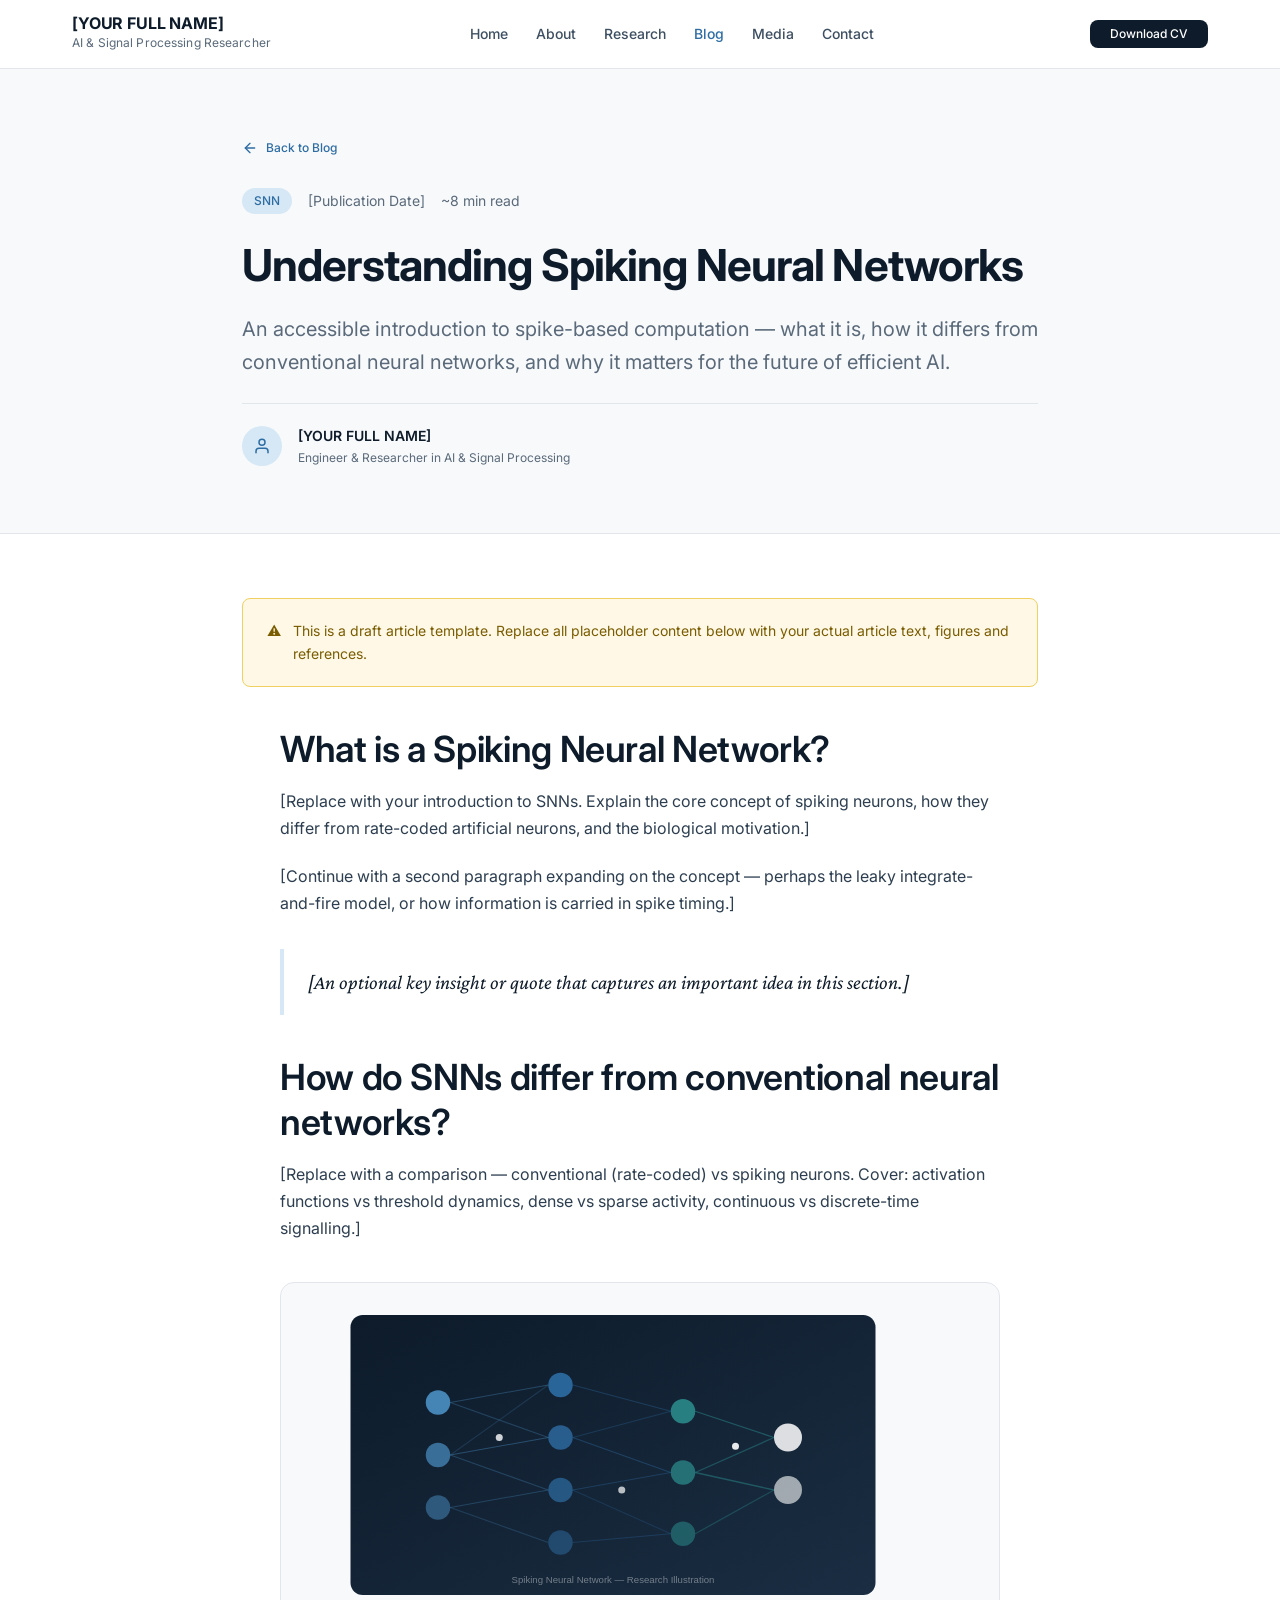
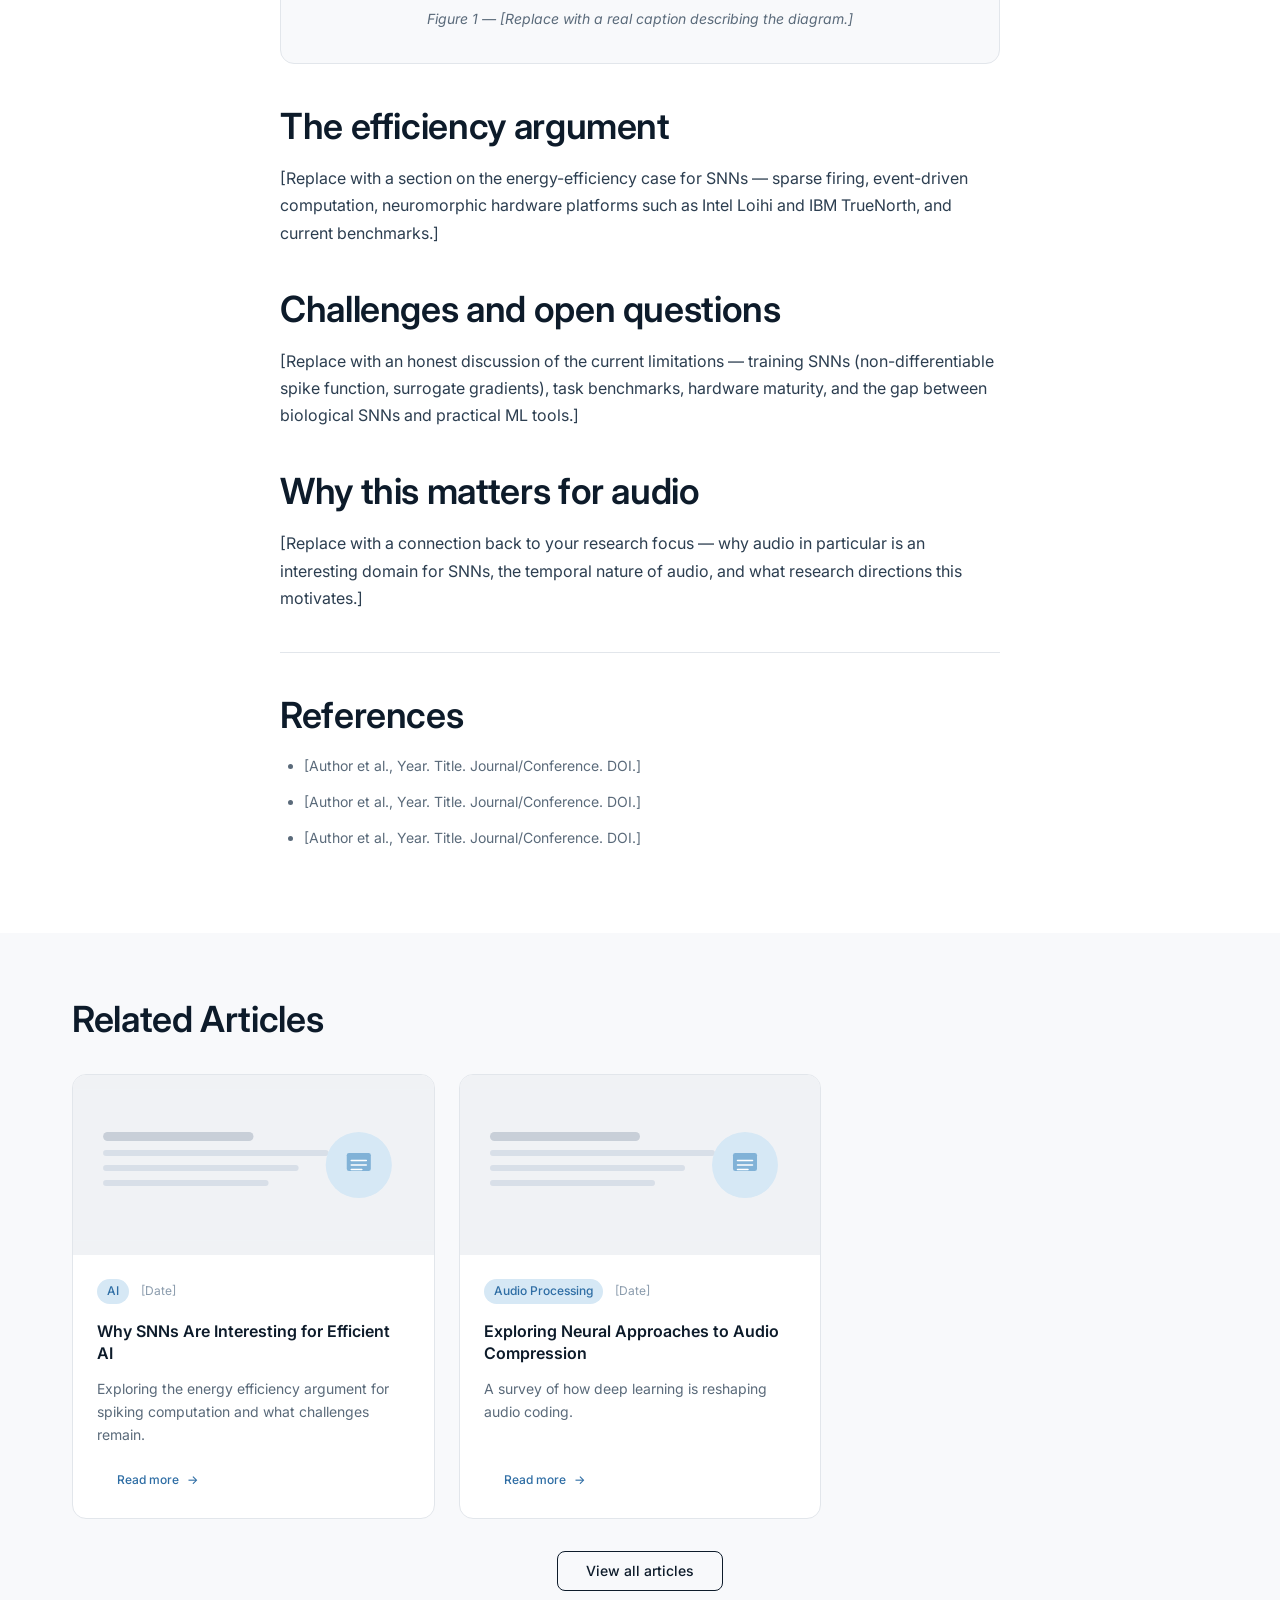
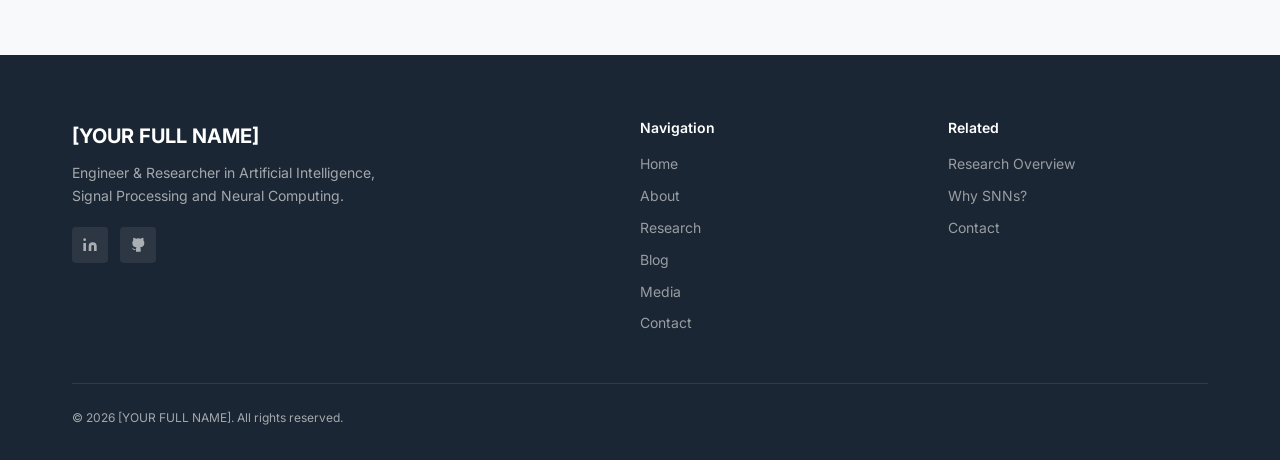
<file: articles/neural-audio-compression.html>
<!DOCTYPE html>
<html lang="en">
<head>
  <meta charset="UTF-8"/>
  <meta name="viewport" content="width=device-width, initial-scale=1.0"/>
  <title>Exploring Neural Approaches to Audio Compression — [YOUR FULL NAME]</title>
  <meta name="description" content="An accessible introduction to Spiking Neural Networks — how they work, how they differ from conventional neural networks, and why they matter for efficient AI."/>
  <meta name="keywords" content="Spiking Neural Networks, SNN, neuromorphic computing, efficient AI, spike-based computation"/>
  <link rel="canonical" href="https://[YOUR-DOMAIN]/articles/understanding-snn.html"/>
  <meta property="og:title" content="Understanding Spiking Neural Networks"/>
  <meta property="og:description" content="An accessible introduction to spike-based computation."/>
  <meta property="og:type" content="article"/>
  <link rel="icon" type="image/svg+xml" href="../favicon/favicon.svg"/>
  <link rel="preconnect" href="https://fonts.googleapis.com"/>
  <link rel="preconnect" href="https://fonts.gstatic.com" crossorigin/>
  <link href="https://fonts.googleapis.com/css2?family=Inter:wght@300;400;500;600;700&family=Crimson+Pro:ital,wght@0,400;0,600;1,400&display=swap" rel="stylesheet"/>
  <link rel="stylesheet" href="../css/style.css"/>
  <link rel="stylesheet" href="../css/responsive.css"/>
</head>
<body class="page-body">

<nav class="nav" role="navigation" aria-label="Main navigation">
  <div class="nav__inner">
    <a href="../index.html" class="nav__logo">
      <span class="nav__logo-name">[YOUR FULL NAME]</span>
      <span class="nav__logo-title">AI &amp; Signal Processing Researcher</span>
    </a>
    <ul class="nav__links" role="list">
      <li><a href="../index.html"    class="nav__link">Home</a></li>
      <li><a href="../about.html"    class="nav__link">About</a></li>
      <li><a href="../research.html" class="nav__link">Research</a></li>
      <li><a href="../blog.html"     class="nav__link active" aria-current="page">Blog</a></li>
      <li><a href="../media.html"    class="nav__link">Media</a></li>
      <li><a href="../contact.html"  class="nav__link">Contact</a></li>
    </ul>
    <a href="../documents/CV.pdf" class="btn btn-primary btn-sm nav__cta" download>Download CV</a>
    <button class="nav__hamburger" aria-label="Toggle mobile menu" aria-expanded="false" aria-controls="mobile-menu">
      <span></span><span></span><span></span>
    </button>
  </div>
  <div class="nav__mobile" id="mobile-menu">
    <a href="../index.html"    class="nav__link">Home</a>
    <a href="../about.html"    class="nav__link">About</a>
    <a href="../research.html" class="nav__link">Research</a>
    <a href="../blog.html"     class="nav__link active">Blog</a>
    <a href="../media.html"    class="nav__link">Media</a>
    <a href="../contact.html"  class="nav__link">Contact</a>
    <a href="../documents/CV.pdf" class="btn btn-primary btn-sm" download>Download CV</a>
  </div>
</nav>

<main id="main-content">

<!-- ARTICLE HEADER -->
<header class="article-header">
  <div class="container--narrow">
    <!-- Back link -->
    <a href="../blog.html" class="btn btn-ghost btn-sm" style="margin-bottom:var(--space-6);padding-left:0;">
      <svg width="16" height="16" viewBox="0 0 24 24" fill="none" stroke="currentColor" stroke-width="2" stroke-linecap="round" stroke-linejoin="round" aria-hidden="true"><line x1="19" y1="12" x2="5" y2="12"/><polyline points="12 19 5 12 12 5"/></svg>
      Back to Blog
    </a>

    <div class="article-meta">
      <span class="article-meta__cat">SNN</span>
      <span class="article-meta__date">[Publication Date]</span>
      <span class="article-meta__time">~8 min read</span>
    </div>

    <h1 style="font-size:clamp(1.75rem,3.5vw,2.75rem);margin-bottom:var(--space-5);">
      Understanding Spiking Neural Networks
    </h1>

    <p style="font-size:var(--text-lg);color:var(--text-muted);line-height:1.65;max-width:62ch;">
      An accessible introduction to spike-based computation — what it is, how it differs
      from conventional neural networks, and why it matters for the future of efficient AI.
    </p>

    <div style="display:flex;align-items:center;gap:var(--space-4);margin-top:var(--space-6);padding-top:var(--space-5);border-top:1px solid var(--gray-200);">
      <div style="width:40px;height:40px;border-radius:50%;background:var(--blue-pale);display:flex;align-items:center;justify-content:center;flex-shrink:0;" aria-hidden="true">
        <svg width="18" height="18" viewBox="0 0 24 24" fill="none" stroke="var(--blue)" stroke-width="2" stroke-linecap="round" stroke-linejoin="round"><path d="M20 21v-2a4 4 0 00-4-4H8a4 4 0 00-4 4v2"/><circle cx="12" cy="7" r="4"/></svg>
      </div>
      <div>
        <div style="font-size:var(--text-sm);font-weight:600;color:var(--navy);">[YOUR FULL NAME]</div>
        <div style="font-size:var(--text-xs);color:var(--text-muted);">Engineer &amp; Researcher in AI &amp; Signal Processing</div>
      </div>
    </div>
  </div>
</header>

<!-- ARTICLE BODY -->
<article class="article-body">
  <div class="container--narrow">

    <div class="placeholder-notice" style="margin-bottom:var(--space-10);" role="note">
      This is a draft article template. Replace all placeholder content below with your actual article text, figures and references.
    </div>

    <div class="article-content">

      <h2>What is a Spiking Neural Network?</h2>
      <p>
        [Replace with your introduction to SNNs. Explain the core concept of spiking neurons,
        how they differ from rate-coded artificial neurons, and the biological motivation.]
      </p>
      <p>
        [Continue with a second paragraph expanding on the concept — perhaps the leaky
        integrate-and-fire model, or how information is carried in spike timing.]
      </p>

      <blockquote>
        [An optional key insight or quote that captures an important idea in this section.]
      </blockquote>

      <h2>How do SNNs differ from conventional neural networks?</h2>
      <p>
        [Replace with a comparison — conventional (rate-coded) vs spiking neurons.
        Cover: activation functions vs threshold dynamics, dense vs sparse activity,
        continuous vs discrete-time signalling.]
      </p>

      <!-- Example figure placeholder -->
      <figure class="article-figure">
        <img src="../images/research-placeholder.svg" alt="Diagram comparing conventional and spiking neural network architectures" width="600" height="280" loading="lazy"/>
        <figcaption>Figure 1 — [Replace with a real caption describing the diagram.]</figcaption>
      </figure>

      <h2>The efficiency argument</h2>
      <p>
        [Replace with a section on the energy-efficiency case for SNNs — sparse firing,
        event-driven computation, neuromorphic hardware platforms such as Intel Loihi and
        IBM TrueNorth, and current benchmarks.]
      </p>

      <h2>Challenges and open questions</h2>
      <p>
        [Replace with an honest discussion of the current limitations — training SNNs
        (non-differentiable spike function, surrogate gradients), task benchmarks,
        hardware maturity, and the gap between biological SNNs and practical ML tools.]
      </p>

      <h2>Why this matters for audio</h2>
      <p>
        [Replace with a connection back to your research focus — why audio in particular
        is an interesting domain for SNNs, the temporal nature of audio, and what research
        directions this motivates.]
      </p>

      <!-- References -->
      <hr style="margin:var(--space-10) 0;border:none;border-top:1px solid var(--gray-200);"/>

      <h2>References</h2>
      <ol style="padding-left:var(--space-6);">
        <li style="font-size:var(--text-sm);color:var(--text-muted);margin-bottom:var(--space-3);">[Author et al., Year. Title. Journal/Conference. DOI.]</li>
        <li style="font-size:var(--text-sm);color:var(--text-muted);margin-bottom:var(--space-3);">[Author et al., Year. Title. Journal/Conference. DOI.]</li>
        <li style="font-size:var(--text-sm);color:var(--text-muted);margin-bottom:var(--space-3);">[Author et al., Year. Title. Journal/Conference. DOI.]</li>
      </ol>

    </div><!-- /article-content -->
  </div>
</article>

<!-- RELATED ARTICLES -->
<section style="background:var(--gray-50);padding:var(--space-16) 0;" aria-labelledby="related-title">
  <div class="container">
    <h2 id="related-title" style="margin-bottom:var(--space-8);">Related Articles</h2>
    <div class="blog-grid">
      <article class="blog-card">
        <div class="blog-card__img">
          <img src="../images/blog-placeholder.svg" alt="" loading="lazy" width="480" height="180"/>
        </div>
        <div class="blog-card__body">
          <div class="blog-card__meta">
            <span class="blog-card__cat">AI</span>
            <span class="blog-card__date">[Date]</span>
          </div>
          <h3>Why SNNs Are Interesting for Efficient AI</h3>
          <p>Exploring the energy efficiency argument for spiking computation and what challenges remain.</p>
          <a href="snn-efficient-ai.html" class="btn btn-ghost btn-sm">Read more <span class="arrow">→</span></a>
        </div>
      </article>

      <article class="blog-card">
        <div class="blog-card__img">
          <img src="../images/blog-placeholder.svg" alt="" loading="lazy" width="480" height="180"/>
        </div>
        <div class="blog-card__body">
          <div class="blog-card__meta">
            <span class="blog-card__cat">Audio Processing</span>
            <span class="blog-card__date">[Date]</span>
          </div>
          <h3>Exploring Neural Approaches to Audio Compression</h3>
          <p>A survey of how deep learning is reshaping audio coding.</p>
          <a href="neural-audio-compression.html" class="btn btn-ghost btn-sm">Read more <span class="arrow">→</span></a>
        </div>
      </article>
    </div>

    <div style="text-align:center;margin-top:var(--space-8);">
      <a href="../blog.html" class="btn btn-outline">View all articles</a>
    </div>
  </div>
</section>

</main>

<footer class="footer" role="contentinfo">
  <div class="container">
    <div class="footer__inner">
      <div class="footer__brand">
        <div class="footer__brand-name">[YOUR FULL NAME]</div>
        <p class="footer__brand-desc">Engineer &amp; Researcher in Artificial Intelligence, Signal Processing and Neural Computing.</p>
        <div class="footer__socials">
          <a href="[YOUR-LINKEDIN-URL]" class="footer__social-link" target="_blank" rel="noopener noreferrer" aria-label="LinkedIn">
            <svg viewBox="0 0 24 24" fill="currentColor" aria-hidden="true"><path d="M16 8a6 6 0 016 6v7h-4v-7a2 2 0 00-2-2 2 2 0 00-2 2v7h-4v-7a6 6 0 016-6zM2 9h4v12H2z"/><circle cx="4" cy="4" r="2"/></svg>
          </a>
          <a href="[YOUR-GITHUB-URL]" class="footer__social-link" target="_blank" rel="noopener noreferrer" aria-label="GitHub">
            <svg viewBox="0 0 24 24" fill="currentColor" aria-hidden="true"><path d="M9 19c-5 1.5-5-2.5-7-3m14 6v-3.87a3.37 3.37 0 00-.94-2.61c3.14-.35 6.44-1.54 6.44-7A5.44 5.44 0 0020 4.77 5.07 5.07 0 0019.91 1S18.73.65 16 2.48a13.38 13.38 0 00-7 0C6.27.65 5.09 1 5.09 1A5.07 5.07 0 005 4.77a5.44 5.44 0 00-1.5 3.78c0 5.42 3.3 6.61 6.44 7A3.37 3.37 0 009 18.13V22"/></svg>
          </a>
        </div>
      </div>
      <div class="footer__col">
        <h4>Navigation</h4>
        <nav class="footer__nav" aria-label="Footer navigation">
          <a href="../index.html">Home</a>
          <a href="../about.html">About</a>
          <a href="../research.html">Research</a>
          <a href="../blog.html">Blog</a>
          <a href="../media.html">Media</a>
          <a href="../contact.html">Contact</a>
        </nav>
      </div>
      <div class="footer__col">
        <h4>Related</h4>
        <nav class="footer__nav" aria-label="Related links">
          <a href="../research.html">Research Overview</a>
          <a href="../research.html#why-snn">Why SNNs?</a>
          <a href="../contact.html">Contact</a>
        </nav>
      </div>
    </div>
    <div class="footer__bottom">
      <span>&copy; <span id="footer-year">2026</span> [YOUR FULL NAME]. All rights reserved.</span>
    </div>
  </div>
</footer>

<script src="../js/main.js"></script>
</body>
</html>
</file>
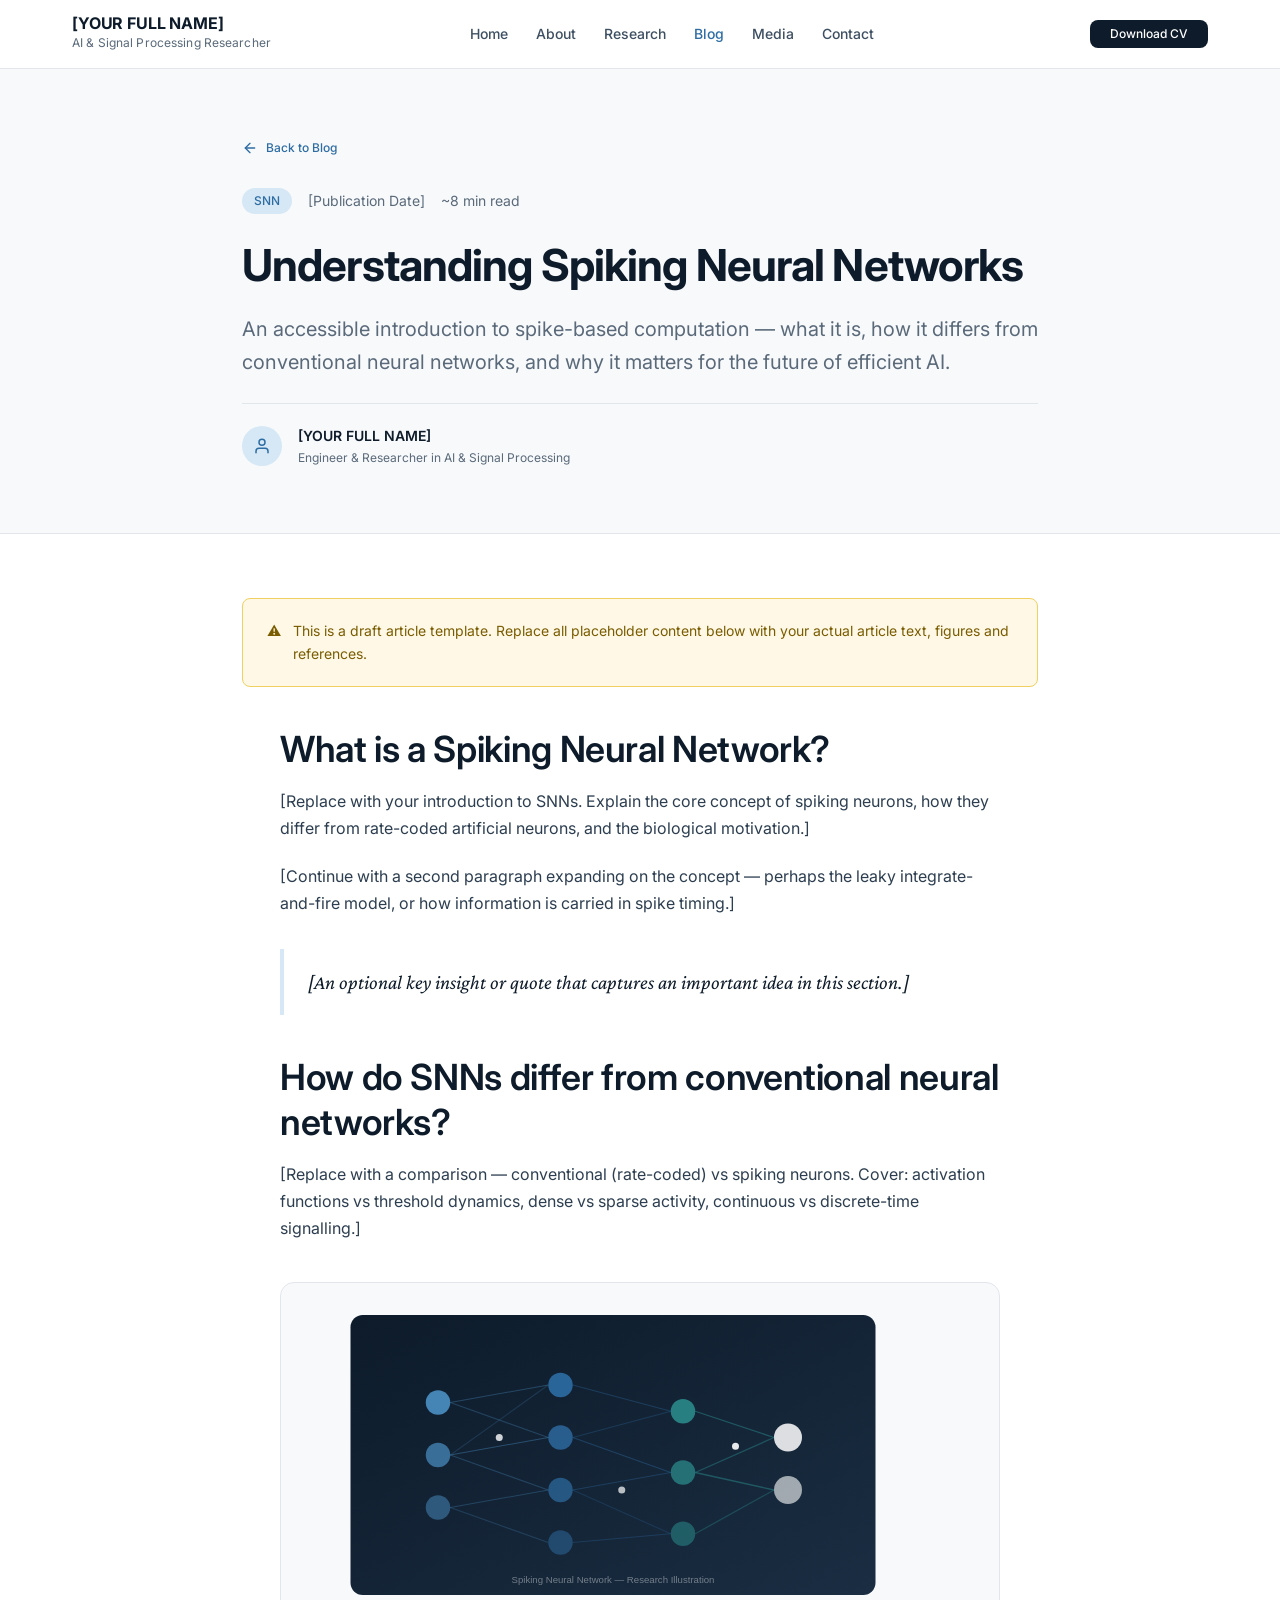
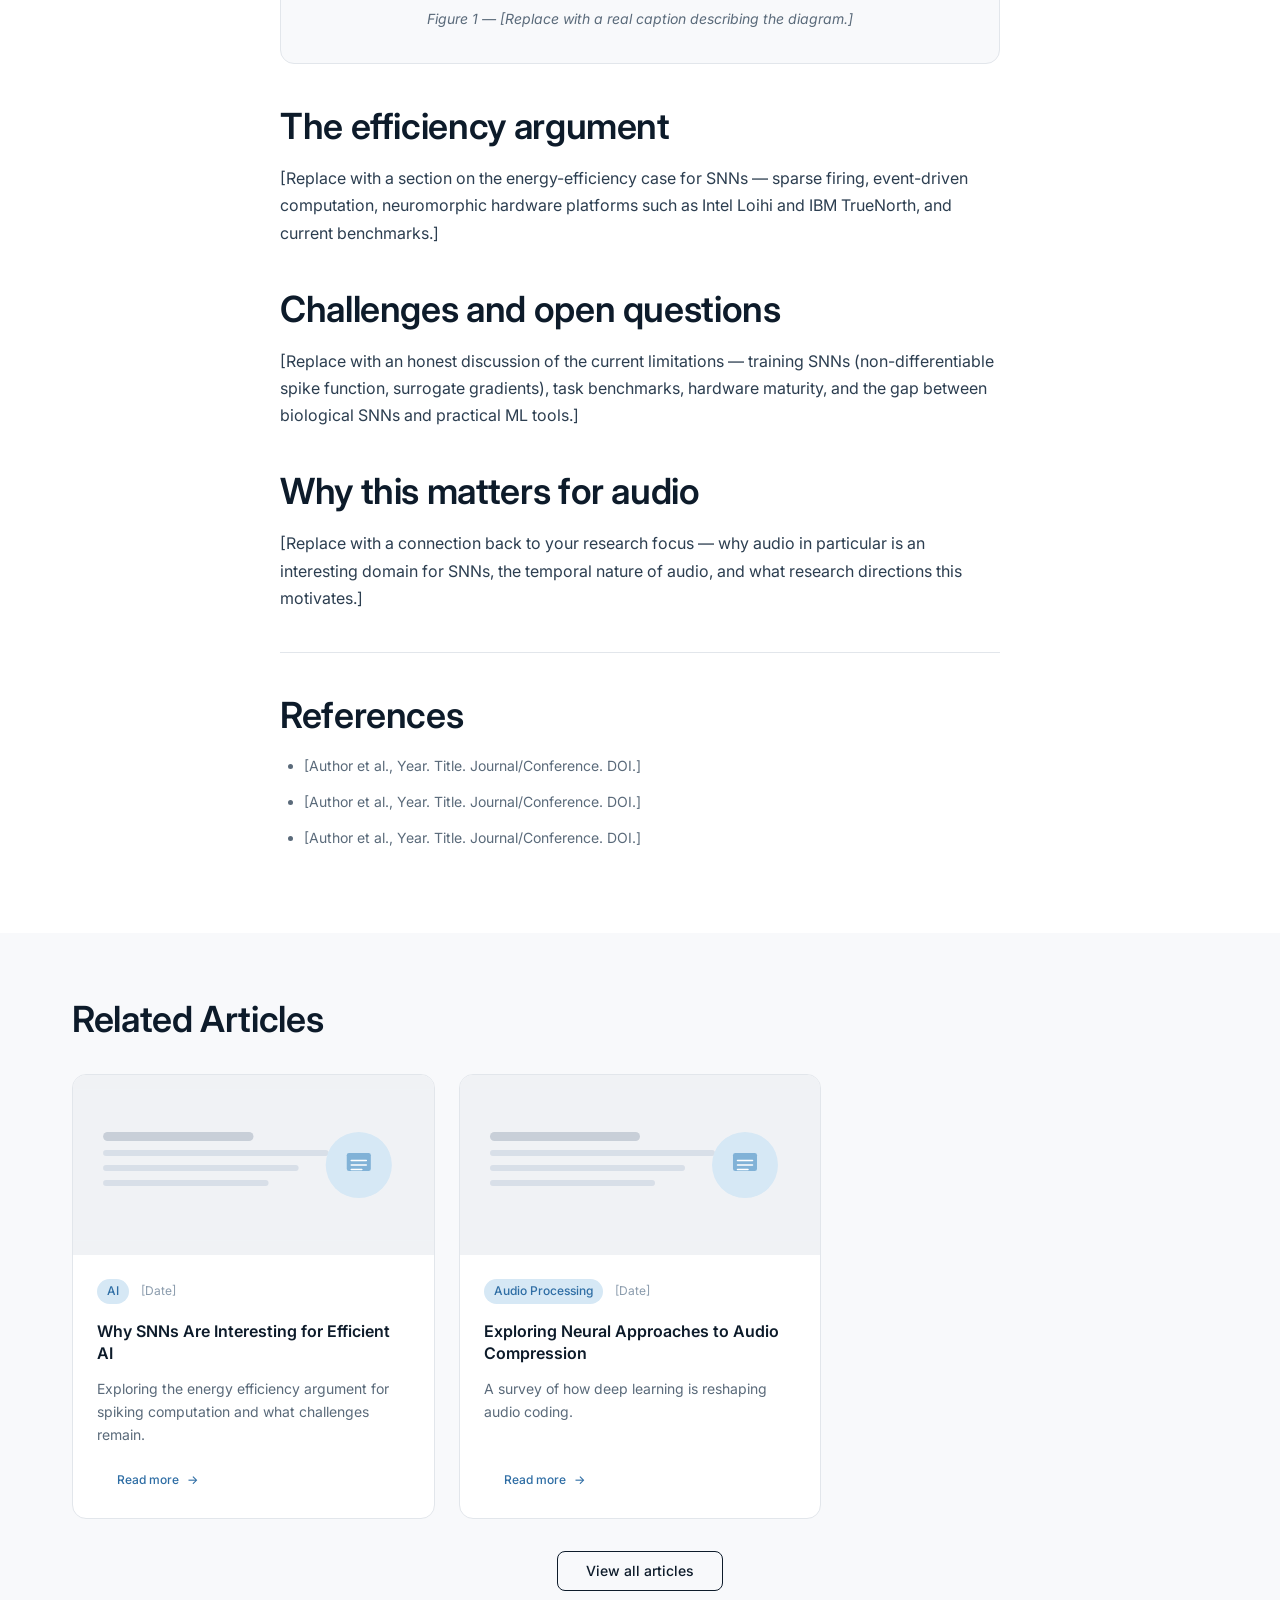
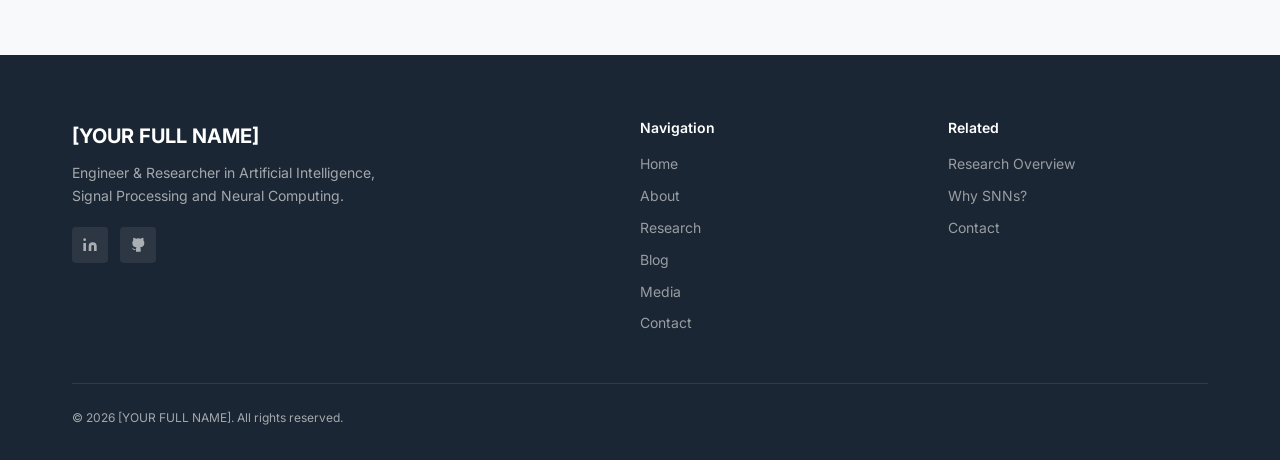
<file: articles/snn-efficient-ai.html>
<!DOCTYPE html>
<html lang="en">
<head>
  <meta charset="UTF-8"/>
  <meta name="viewport" content="width=device-width, initial-scale=1.0"/>
  <title>Why SNNs Are Interesting for Efficient AI — [YOUR FULL NAME]</title>
  <meta name="description" content="An accessible introduction to Spiking Neural Networks — how they work, how they differ from conventional neural networks, and why they matter for efficient AI."/>
  <meta name="keywords" content="Spiking Neural Networks, SNN, neuromorphic computing, efficient AI, spike-based computation"/>
  <link rel="canonical" href="https://[YOUR-DOMAIN]/articles/understanding-snn.html"/>
  <meta property="og:title" content="Understanding Spiking Neural Networks"/>
  <meta property="og:description" content="An accessible introduction to spike-based computation."/>
  <meta property="og:type" content="article"/>
  <link rel="icon" type="image/svg+xml" href="../favicon/favicon.svg"/>
  <link rel="preconnect" href="https://fonts.googleapis.com"/>
  <link rel="preconnect" href="https://fonts.gstatic.com" crossorigin/>
  <link href="https://fonts.googleapis.com/css2?family=Inter:wght@300;400;500;600;700&family=Crimson+Pro:ital,wght@0,400;0,600;1,400&display=swap" rel="stylesheet"/>
  <link rel="stylesheet" href="../css/style.css"/>
  <link rel="stylesheet" href="../css/responsive.css"/>
</head>
<body class="page-body">

<nav class="nav" role="navigation" aria-label="Main navigation">
  <div class="nav__inner">
    <a href="../index.html" class="nav__logo">
      <span class="nav__logo-name">[YOUR FULL NAME]</span>
      <span class="nav__logo-title">AI &amp; Signal Processing Researcher</span>
    </a>
    <ul class="nav__links" role="list">
      <li><a href="../index.html"    class="nav__link">Home</a></li>
      <li><a href="../about.html"    class="nav__link">About</a></li>
      <li><a href="../research.html" class="nav__link">Research</a></li>
      <li><a href="../blog.html"     class="nav__link active" aria-current="page">Blog</a></li>
      <li><a href="../media.html"    class="nav__link">Media</a></li>
      <li><a href="../contact.html"  class="nav__link">Contact</a></li>
    </ul>
    <a href="../documents/CV.pdf" class="btn btn-primary btn-sm nav__cta" download>Download CV</a>
    <button class="nav__hamburger" aria-label="Toggle mobile menu" aria-expanded="false" aria-controls="mobile-menu">
      <span></span><span></span><span></span>
    </button>
  </div>
  <div class="nav__mobile" id="mobile-menu">
    <a href="../index.html"    class="nav__link">Home</a>
    <a href="../about.html"    class="nav__link">About</a>
    <a href="../research.html" class="nav__link">Research</a>
    <a href="../blog.html"     class="nav__link active">Blog</a>
    <a href="../media.html"    class="nav__link">Media</a>
    <a href="../contact.html"  class="nav__link">Contact</a>
    <a href="../documents/CV.pdf" class="btn btn-primary btn-sm" download>Download CV</a>
  </div>
</nav>

<main id="main-content">

<!-- ARTICLE HEADER -->
<header class="article-header">
  <div class="container--narrow">
    <!-- Back link -->
    <a href="../blog.html" class="btn btn-ghost btn-sm" style="margin-bottom:var(--space-6);padding-left:0;">
      <svg width="16" height="16" viewBox="0 0 24 24" fill="none" stroke="currentColor" stroke-width="2" stroke-linecap="round" stroke-linejoin="round" aria-hidden="true"><line x1="19" y1="12" x2="5" y2="12"/><polyline points="12 19 5 12 12 5"/></svg>
      Back to Blog
    </a>

    <div class="article-meta">
      <span class="article-meta__cat">SNN</span>
      <span class="article-meta__date">[Publication Date]</span>
      <span class="article-meta__time">~8 min read</span>
    </div>

    <h1 style="font-size:clamp(1.75rem,3.5vw,2.75rem);margin-bottom:var(--space-5);">
      Understanding Spiking Neural Networks
    </h1>

    <p style="font-size:var(--text-lg);color:var(--text-muted);line-height:1.65;max-width:62ch;">
      An accessible introduction to spike-based computation — what it is, how it differs
      from conventional neural networks, and why it matters for the future of efficient AI.
    </p>

    <div style="display:flex;align-items:center;gap:var(--space-4);margin-top:var(--space-6);padding-top:var(--space-5);border-top:1px solid var(--gray-200);">
      <div style="width:40px;height:40px;border-radius:50%;background:var(--blue-pale);display:flex;align-items:center;justify-content:center;flex-shrink:0;" aria-hidden="true">
        <svg width="18" height="18" viewBox="0 0 24 24" fill="none" stroke="var(--blue)" stroke-width="2" stroke-linecap="round" stroke-linejoin="round"><path d="M20 21v-2a4 4 0 00-4-4H8a4 4 0 00-4 4v2"/><circle cx="12" cy="7" r="4"/></svg>
      </div>
      <div>
        <div style="font-size:var(--text-sm);font-weight:600;color:var(--navy);">[YOUR FULL NAME]</div>
        <div style="font-size:var(--text-xs);color:var(--text-muted);">Engineer &amp; Researcher in AI &amp; Signal Processing</div>
      </div>
    </div>
  </div>
</header>

<!-- ARTICLE BODY -->
<article class="article-body">
  <div class="container--narrow">

    <div class="placeholder-notice" style="margin-bottom:var(--space-10);" role="note">
      This is a draft article template. Replace all placeholder content below with your actual article text, figures and references.
    </div>

    <div class="article-content">

      <h2>What is a Spiking Neural Network?</h2>
      <p>
        [Replace with your introduction to SNNs. Explain the core concept of spiking neurons,
        how they differ from rate-coded artificial neurons, and the biological motivation.]
      </p>
      <p>
        [Continue with a second paragraph expanding on the concept — perhaps the leaky
        integrate-and-fire model, or how information is carried in spike timing.]
      </p>

      <blockquote>
        [An optional key insight or quote that captures an important idea in this section.]
      </blockquote>

      <h2>How do SNNs differ from conventional neural networks?</h2>
      <p>
        [Replace with a comparison — conventional (rate-coded) vs spiking neurons.
        Cover: activation functions vs threshold dynamics, dense vs sparse activity,
        continuous vs discrete-time signalling.]
      </p>

      <!-- Example figure placeholder -->
      <figure class="article-figure">
        <img src="../images/research-placeholder.svg" alt="Diagram comparing conventional and spiking neural network architectures" width="600" height="280" loading="lazy"/>
        <figcaption>Figure 1 — [Replace with a real caption describing the diagram.]</figcaption>
      </figure>

      <h2>The efficiency argument</h2>
      <p>
        [Replace with a section on the energy-efficiency case for SNNs — sparse firing,
        event-driven computation, neuromorphic hardware platforms such as Intel Loihi and
        IBM TrueNorth, and current benchmarks.]
      </p>

      <h2>Challenges and open questions</h2>
      <p>
        [Replace with an honest discussion of the current limitations — training SNNs
        (non-differentiable spike function, surrogate gradients), task benchmarks,
        hardware maturity, and the gap between biological SNNs and practical ML tools.]
      </p>

      <h2>Why this matters for audio</h2>
      <p>
        [Replace with a connection back to your research focus — why audio in particular
        is an interesting domain for SNNs, the temporal nature of audio, and what research
        directions this motivates.]
      </p>

      <!-- References -->
      <hr style="margin:var(--space-10) 0;border:none;border-top:1px solid var(--gray-200);"/>

      <h2>References</h2>
      <ol style="padding-left:var(--space-6);">
        <li style="font-size:var(--text-sm);color:var(--text-muted);margin-bottom:var(--space-3);">[Author et al., Year. Title. Journal/Conference. DOI.]</li>
        <li style="font-size:var(--text-sm);color:var(--text-muted);margin-bottom:var(--space-3);">[Author et al., Year. Title. Journal/Conference. DOI.]</li>
        <li style="font-size:var(--text-sm);color:var(--text-muted);margin-bottom:var(--space-3);">[Author et al., Year. Title. Journal/Conference. DOI.]</li>
      </ol>

    </div><!-- /article-content -->
  </div>
</article>

<!-- RELATED ARTICLES -->
<section style="background:var(--gray-50);padding:var(--space-16) 0;" aria-labelledby="related-title">
  <div class="container">
    <h2 id="related-title" style="margin-bottom:var(--space-8);">Related Articles</h2>
    <div class="blog-grid">
      <article class="blog-card">
        <div class="blog-card__img">
          <img src="../images/blog-placeholder.svg" alt="" loading="lazy" width="480" height="180"/>
        </div>
        <div class="blog-card__body">
          <div class="blog-card__meta">
            <span class="blog-card__cat">AI</span>
            <span class="blog-card__date">[Date]</span>
          </div>
          <h3>Why SNNs Are Interesting for Efficient AI</h3>
          <p>Exploring the energy efficiency argument for spiking computation and what challenges remain.</p>
          <a href="snn-efficient-ai.html" class="btn btn-ghost btn-sm">Read more <span class="arrow">→</span></a>
        </div>
      </article>

      <article class="blog-card">
        <div class="blog-card__img">
          <img src="../images/blog-placeholder.svg" alt="" loading="lazy" width="480" height="180"/>
        </div>
        <div class="blog-card__body">
          <div class="blog-card__meta">
            <span class="blog-card__cat">Audio Processing</span>
            <span class="blog-card__date">[Date]</span>
          </div>
          <h3>Exploring Neural Approaches to Audio Compression</h3>
          <p>A survey of how deep learning is reshaping audio coding.</p>
          <a href="neural-audio-compression.html" class="btn btn-ghost btn-sm">Read more <span class="arrow">→</span></a>
        </div>
      </article>
    </div>

    <div style="text-align:center;margin-top:var(--space-8);">
      <a href="../blog.html" class="btn btn-outline">View all articles</a>
    </div>
  </div>
</section>

</main>

<footer class="footer" role="contentinfo">
  <div class="container">
    <div class="footer__inner">
      <div class="footer__brand">
        <div class="footer__brand-name">[YOUR FULL NAME]</div>
        <p class="footer__brand-desc">Engineer &amp; Researcher in Artificial Intelligence, Signal Processing and Neural Computing.</p>
        <div class="footer__socials">
          <a href="[YOUR-LINKEDIN-URL]" class="footer__social-link" target="_blank" rel="noopener noreferrer" aria-label="LinkedIn">
            <svg viewBox="0 0 24 24" fill="currentColor" aria-hidden="true"><path d="M16 8a6 6 0 016 6v7h-4v-7a2 2 0 00-2-2 2 2 0 00-2 2v7h-4v-7a6 6 0 016-6zM2 9h4v12H2z"/><circle cx="4" cy="4" r="2"/></svg>
          </a>
          <a href="[YOUR-GITHUB-URL]" class="footer__social-link" target="_blank" rel="noopener noreferrer" aria-label="GitHub">
            <svg viewBox="0 0 24 24" fill="currentColor" aria-hidden="true"><path d="M9 19c-5 1.5-5-2.5-7-3m14 6v-3.87a3.37 3.37 0 00-.94-2.61c3.14-.35 6.44-1.54 6.44-7A5.44 5.44 0 0020 4.77 5.07 5.07 0 0019.91 1S18.73.65 16 2.48a13.38 13.38 0 00-7 0C6.27.65 5.09 1 5.09 1A5.07 5.07 0 005 4.77a5.44 5.44 0 00-1.5 3.78c0 5.42 3.3 6.61 6.44 7A3.37 3.37 0 009 18.13V22"/></svg>
          </a>
        </div>
      </div>
      <div class="footer__col">
        <h4>Navigation</h4>
        <nav class="footer__nav" aria-label="Footer navigation">
          <a href="../index.html">Home</a>
          <a href="../about.html">About</a>
          <a href="../research.html">Research</a>
          <a href="../blog.html">Blog</a>
          <a href="../media.html">Media</a>
          <a href="../contact.html">Contact</a>
        </nav>
      </div>
      <div class="footer__col">
        <h4>Related</h4>
        <nav class="footer__nav" aria-label="Related links">
          <a href="../research.html">Research Overview</a>
          <a href="../research.html#why-snn">Why SNNs?</a>
          <a href="../contact.html">Contact</a>
        </nav>
      </div>
    </div>
    <div class="footer__bottom">
      <span>&copy; <span id="footer-year">2026</span> [YOUR FULL NAME]. All rights reserved.</span>
    </div>
  </div>
</footer>

<script src="../js/main.js"></script>
</body>
</html>
</file>
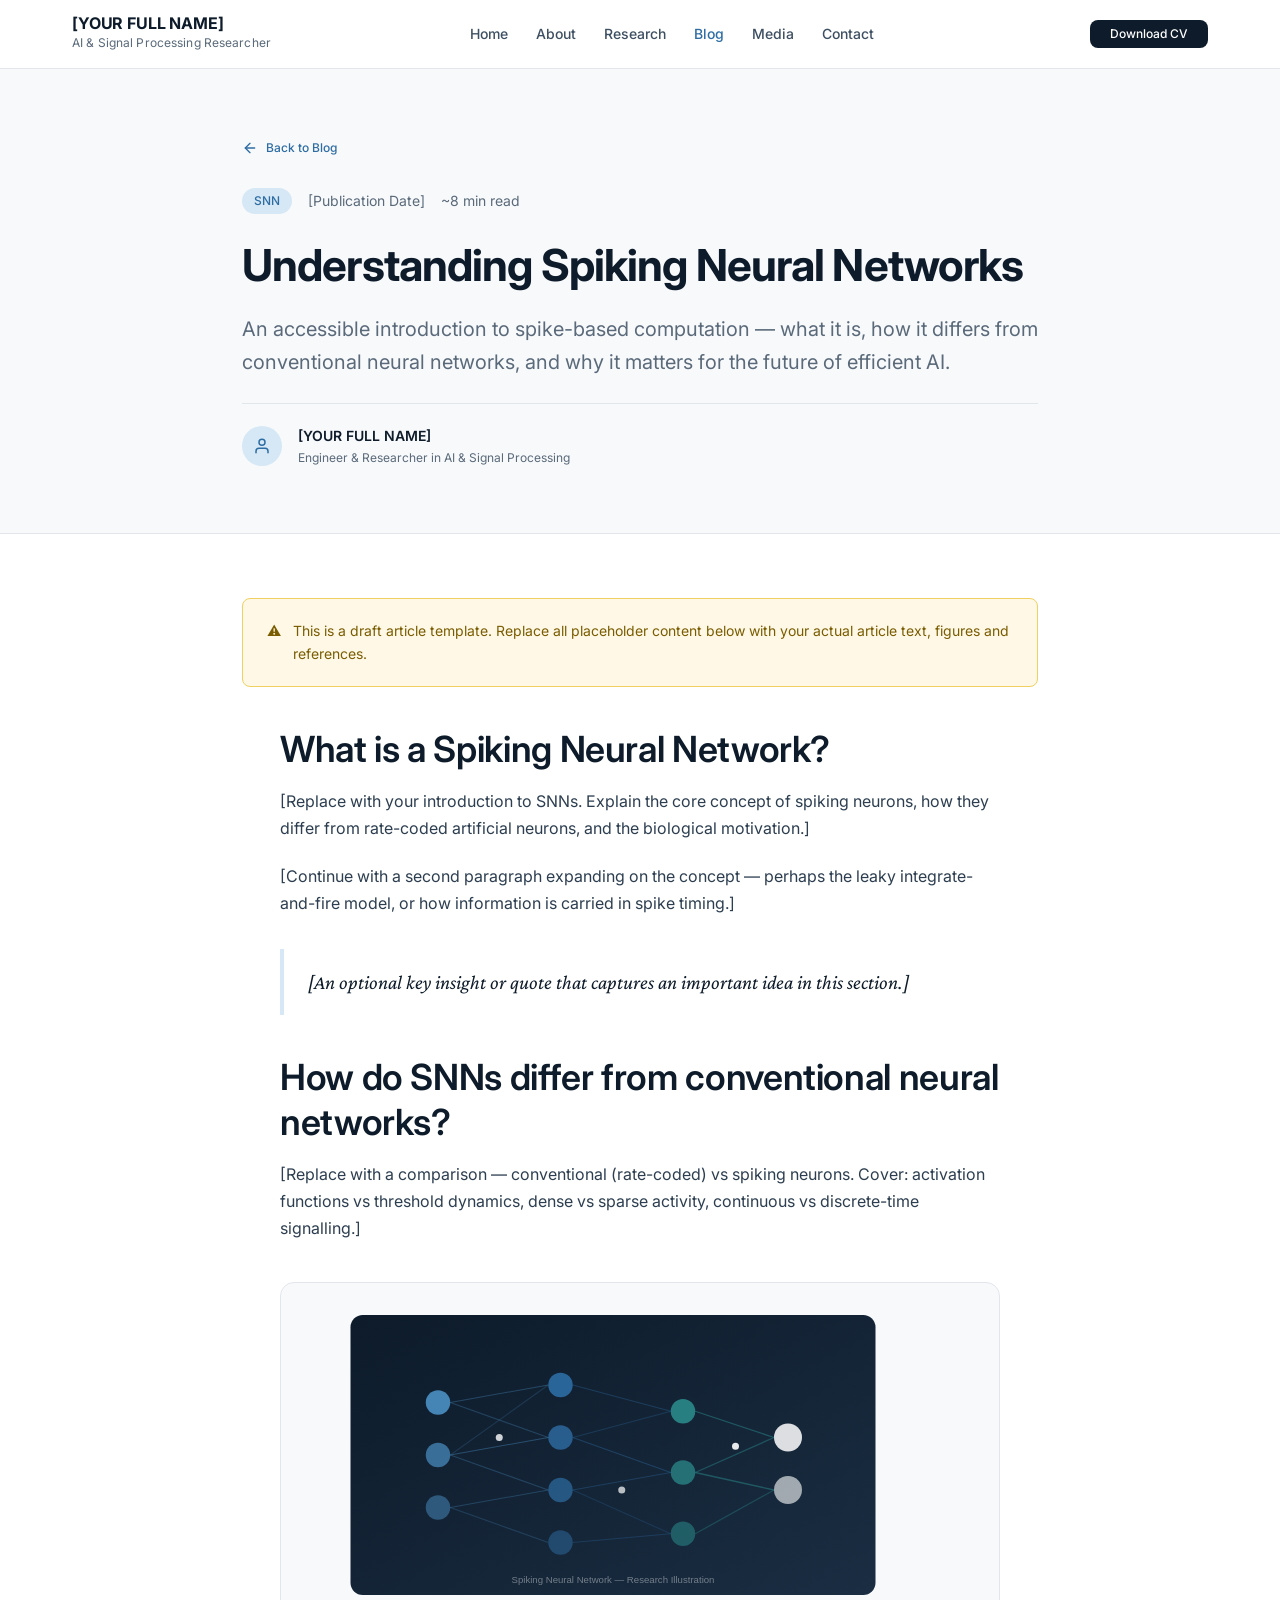
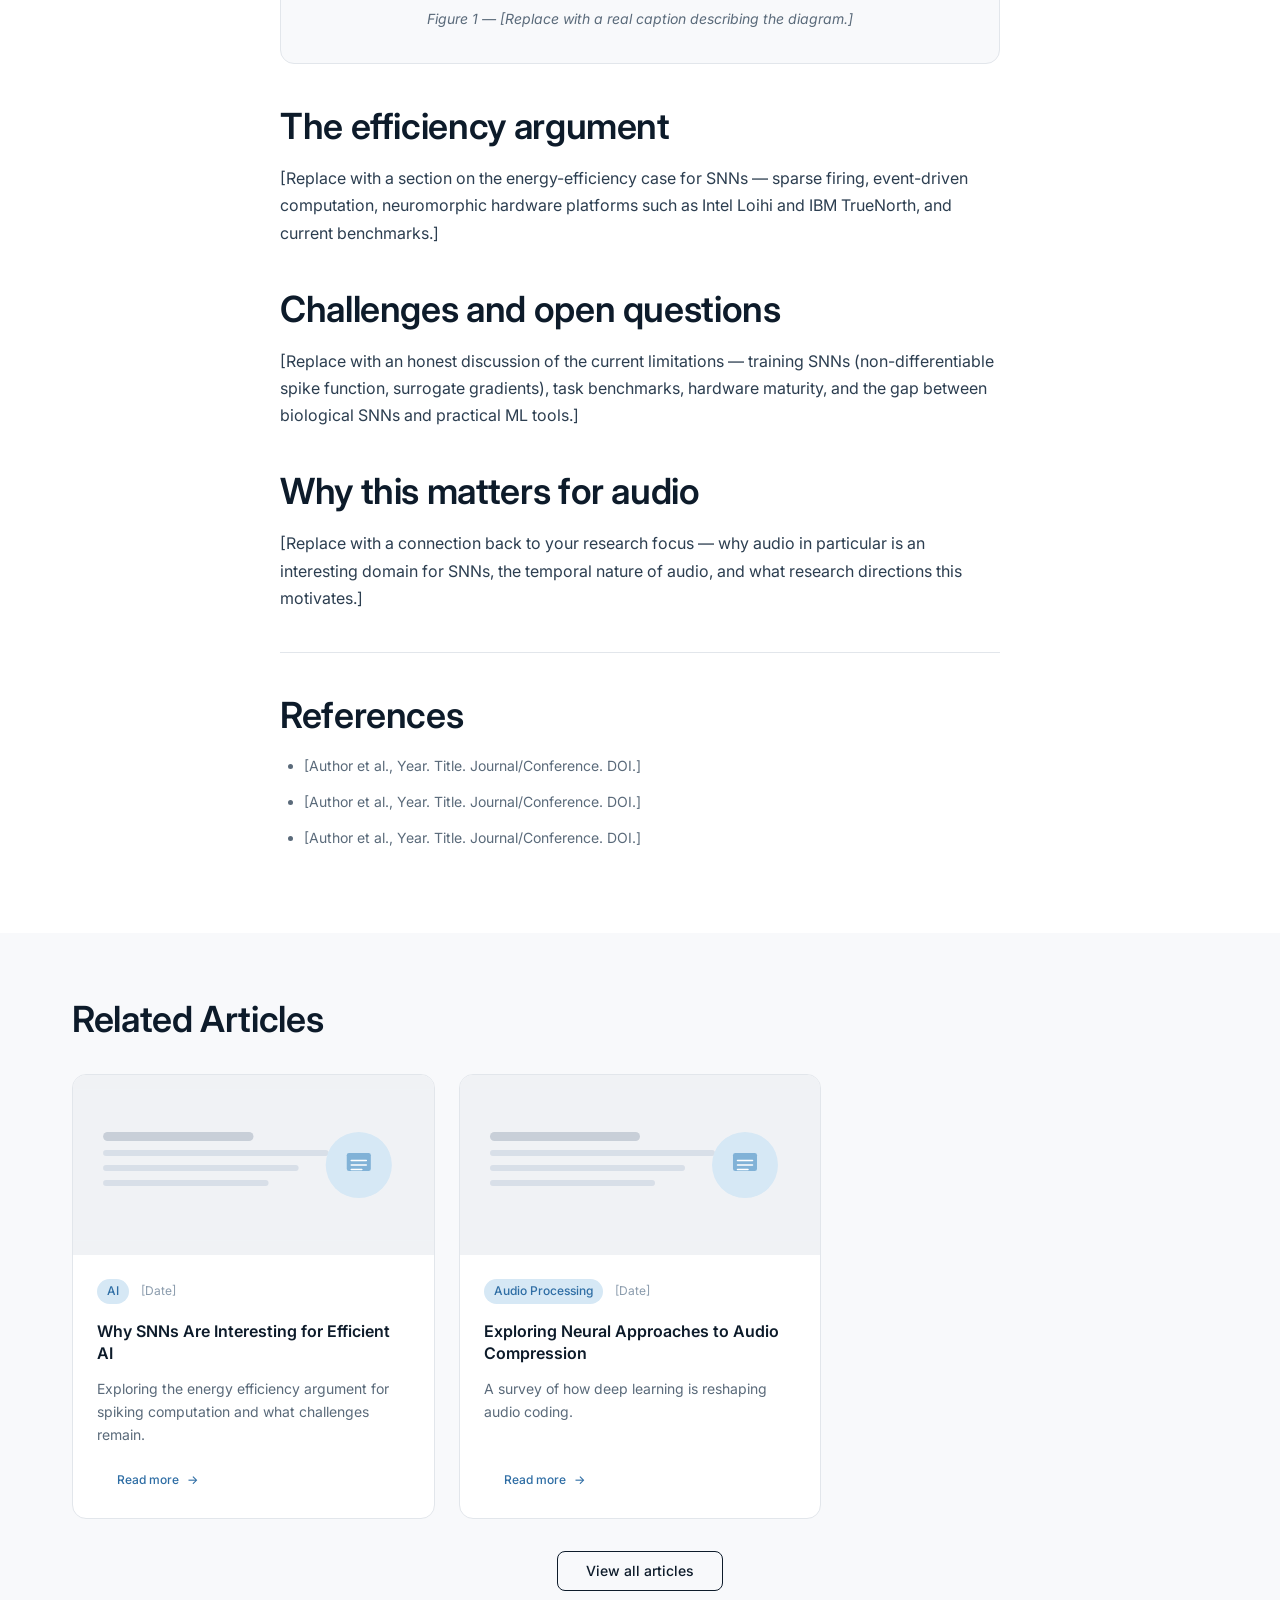
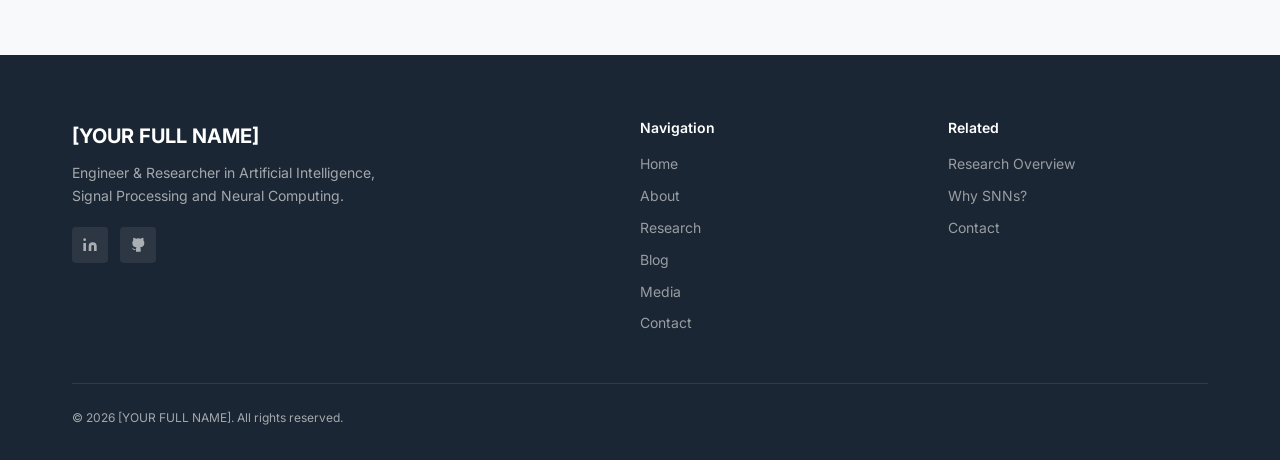
<file: articles/understanding-snn.html>
<!DOCTYPE html>
<html lang="en">
<head>
  <meta charset="UTF-8"/>
  <meta name="viewport" content="width=device-width, initial-scale=1.0"/>
  <title>Understanding Spiking Neural Networks — [YOUR FULL NAME]</title>
  <meta name="description" content="An accessible introduction to Spiking Neural Networks — how they work, how they differ from conventional neural networks, and why they matter for efficient AI."/>
  <meta name="keywords" content="Spiking Neural Networks, SNN, neuromorphic computing, efficient AI, spike-based computation"/>
  <link rel="canonical" href="https://[YOUR-DOMAIN]/articles/understanding-snn.html"/>
  <meta property="og:title" content="Understanding Spiking Neural Networks"/>
  <meta property="og:description" content="An accessible introduction to spike-based computation."/>
  <meta property="og:type" content="article"/>
  <link rel="icon" type="image/svg+xml" href="../favicon/favicon.svg"/>
  <link rel="preconnect" href="https://fonts.googleapis.com"/>
  <link rel="preconnect" href="https://fonts.gstatic.com" crossorigin/>
  <link href="https://fonts.googleapis.com/css2?family=Inter:wght@300;400;500;600;700&family=Crimson+Pro:ital,wght@0,400;0,600;1,400&display=swap" rel="stylesheet"/>
  <link rel="stylesheet" href="../css/style.css"/>
  <link rel="stylesheet" href="../css/responsive.css"/>
</head>
<body class="page-body">

<nav class="nav" role="navigation" aria-label="Main navigation">
  <div class="nav__inner">
    <a href="../index.html" class="nav__logo">
      <span class="nav__logo-name">[YOUR FULL NAME]</span>
      <span class="nav__logo-title">AI &amp; Signal Processing Researcher</span>
    </a>
    <ul class="nav__links" role="list">
      <li><a href="../index.html"    class="nav__link">Home</a></li>
      <li><a href="../about.html"    class="nav__link">About</a></li>
      <li><a href="../research.html" class="nav__link">Research</a></li>
      <li><a href="../blog.html"     class="nav__link active" aria-current="page">Blog</a></li>
      <li><a href="../media.html"    class="nav__link">Media</a></li>
      <li><a href="../contact.html"  class="nav__link">Contact</a></li>
    </ul>
    <a href="../documents/CV.pdf" class="btn btn-primary btn-sm nav__cta" download>Download CV</a>
    <button class="nav__hamburger" aria-label="Toggle mobile menu" aria-expanded="false" aria-controls="mobile-menu">
      <span></span><span></span><span></span>
    </button>
  </div>
  <div class="nav__mobile" id="mobile-menu">
    <a href="../index.html"    class="nav__link">Home</a>
    <a href="../about.html"    class="nav__link">About</a>
    <a href="../research.html" class="nav__link">Research</a>
    <a href="../blog.html"     class="nav__link active">Blog</a>
    <a href="../media.html"    class="nav__link">Media</a>
    <a href="../contact.html"  class="nav__link">Contact</a>
    <a href="../documents/CV.pdf" class="btn btn-primary btn-sm" download>Download CV</a>
  </div>
</nav>

<main id="main-content">

<!-- ARTICLE HEADER -->
<header class="article-header">
  <div class="container--narrow">
    <!-- Back link -->
    <a href="../blog.html" class="btn btn-ghost btn-sm" style="margin-bottom:var(--space-6);padding-left:0;">
      <svg width="16" height="16" viewBox="0 0 24 24" fill="none" stroke="currentColor" stroke-width="2" stroke-linecap="round" stroke-linejoin="round" aria-hidden="true"><line x1="19" y1="12" x2="5" y2="12"/><polyline points="12 19 5 12 12 5"/></svg>
      Back to Blog
    </a>

    <div class="article-meta">
      <span class="article-meta__cat">SNN</span>
      <span class="article-meta__date">[Publication Date]</span>
      <span class="article-meta__time">~8 min read</span>
    </div>

    <h1 style="font-size:clamp(1.75rem,3.5vw,2.75rem);margin-bottom:var(--space-5);">
      Understanding Spiking Neural Networks
    </h1>

    <p style="font-size:var(--text-lg);color:var(--text-muted);line-height:1.65;max-width:62ch;">
      An accessible introduction to spike-based computation — what it is, how it differs
      from conventional neural networks, and why it matters for the future of efficient AI.
    </p>

    <div style="display:flex;align-items:center;gap:var(--space-4);margin-top:var(--space-6);padding-top:var(--space-5);border-top:1px solid var(--gray-200);">
      <div style="width:40px;height:40px;border-radius:50%;background:var(--blue-pale);display:flex;align-items:center;justify-content:center;flex-shrink:0;" aria-hidden="true">
        <svg width="18" height="18" viewBox="0 0 24 24" fill="none" stroke="var(--blue)" stroke-width="2" stroke-linecap="round" stroke-linejoin="round"><path d="M20 21v-2a4 4 0 00-4-4H8a4 4 0 00-4 4v2"/><circle cx="12" cy="7" r="4"/></svg>
      </div>
      <div>
        <div style="font-size:var(--text-sm);font-weight:600;color:var(--navy);">[YOUR FULL NAME]</div>
        <div style="font-size:var(--text-xs);color:var(--text-muted);">Engineer &amp; Researcher in AI &amp; Signal Processing</div>
      </div>
    </div>
  </div>
</header>

<!-- ARTICLE BODY -->
<article class="article-body">
  <div class="container--narrow">

    <div class="placeholder-notice" style="margin-bottom:var(--space-10);" role="note">
      This is a draft article template. Replace all placeholder content below with your actual article text, figures and references.
    </div>

    <div class="article-content">

      <h2>What is a Spiking Neural Network?</h2>
      <p>
        [Replace with your introduction to SNNs. Explain the core concept of spiking neurons,
        how they differ from rate-coded artificial neurons, and the biological motivation.]
      </p>
      <p>
        [Continue with a second paragraph expanding on the concept — perhaps the leaky
        integrate-and-fire model, or how information is carried in spike timing.]
      </p>

      <blockquote>
        [An optional key insight or quote that captures an important idea in this section.]
      </blockquote>

      <h2>How do SNNs differ from conventional neural networks?</h2>
      <p>
        [Replace with a comparison — conventional (rate-coded) vs spiking neurons.
        Cover: activation functions vs threshold dynamics, dense vs sparse activity,
        continuous vs discrete-time signalling.]
      </p>

      <!-- Example figure placeholder -->
      <figure class="article-figure">
        <img src="../images/research-placeholder.svg" alt="Diagram comparing conventional and spiking neural network architectures" width="600" height="280" loading="lazy"/>
        <figcaption>Figure 1 — [Replace with a real caption describing the diagram.]</figcaption>
      </figure>

      <h2>The efficiency argument</h2>
      <p>
        [Replace with a section on the energy-efficiency case for SNNs — sparse firing,
        event-driven computation, neuromorphic hardware platforms such as Intel Loihi and
        IBM TrueNorth, and current benchmarks.]
      </p>

      <h2>Challenges and open questions</h2>
      <p>
        [Replace with an honest discussion of the current limitations — training SNNs
        (non-differentiable spike function, surrogate gradients), task benchmarks,
        hardware maturity, and the gap between biological SNNs and practical ML tools.]
      </p>

      <h2>Why this matters for audio</h2>
      <p>
        [Replace with a connection back to your research focus — why audio in particular
        is an interesting domain for SNNs, the temporal nature of audio, and what research
        directions this motivates.]
      </p>

      <!-- References -->
      <hr style="margin:var(--space-10) 0;border:none;border-top:1px solid var(--gray-200);"/>

      <h2>References</h2>
      <ol style="padding-left:var(--space-6);">
        <li style="font-size:var(--text-sm);color:var(--text-muted);margin-bottom:var(--space-3);">[Author et al., Year. Title. Journal/Conference. DOI.]</li>
        <li style="font-size:var(--text-sm);color:var(--text-muted);margin-bottom:var(--space-3);">[Author et al., Year. Title. Journal/Conference. DOI.]</li>
        <li style="font-size:var(--text-sm);color:var(--text-muted);margin-bottom:var(--space-3);">[Author et al., Year. Title. Journal/Conference. DOI.]</li>
      </ol>

    </div><!-- /article-content -->
  </div>
</article>

<!-- RELATED ARTICLES -->
<section style="background:var(--gray-50);padding:var(--space-16) 0;" aria-labelledby="related-title">
  <div class="container">
    <h2 id="related-title" style="margin-bottom:var(--space-8);">Related Articles</h2>
    <div class="blog-grid">
      <article class="blog-card">
        <div class="blog-card__img">
          <img src="../images/blog-placeholder.svg" alt="" loading="lazy" width="480" height="180"/>
        </div>
        <div class="blog-card__body">
          <div class="blog-card__meta">
            <span class="blog-card__cat">AI</span>
            <span class="blog-card__date">[Date]</span>
          </div>
          <h3>Why SNNs Are Interesting for Efficient AI</h3>
          <p>Exploring the energy efficiency argument for spiking computation and what challenges remain.</p>
          <a href="snn-efficient-ai.html" class="btn btn-ghost btn-sm">Read more <span class="arrow">→</span></a>
        </div>
      </article>

      <article class="blog-card">
        <div class="blog-card__img">
          <img src="../images/blog-placeholder.svg" alt="" loading="lazy" width="480" height="180"/>
        </div>
        <div class="blog-card__body">
          <div class="blog-card__meta">
            <span class="blog-card__cat">Audio Processing</span>
            <span class="blog-card__date">[Date]</span>
          </div>
          <h3>Exploring Neural Approaches to Audio Compression</h3>
          <p>A survey of how deep learning is reshaping audio coding.</p>
          <a href="neural-audio-compression.html" class="btn btn-ghost btn-sm">Read more <span class="arrow">→</span></a>
        </div>
      </article>
    </div>

    <div style="text-align:center;margin-top:var(--space-8);">
      <a href="../blog.html" class="btn btn-outline">View all articles</a>
    </div>
  </div>
</section>

</main>

<footer class="footer" role="contentinfo">
  <div class="container">
    <div class="footer__inner">
      <div class="footer__brand">
        <div class="footer__brand-name">[YOUR FULL NAME]</div>
        <p class="footer__brand-desc">Engineer &amp; Researcher in Artificial Intelligence, Signal Processing and Neural Computing.</p>
        <div class="footer__socials">
          <a href="[YOUR-LINKEDIN-URL]" class="footer__social-link" target="_blank" rel="noopener noreferrer" aria-label="LinkedIn">
            <svg viewBox="0 0 24 24" fill="currentColor" aria-hidden="true"><path d="M16 8a6 6 0 016 6v7h-4v-7a2 2 0 00-2-2 2 2 0 00-2 2v7h-4v-7a6 6 0 016-6zM2 9h4v12H2z"/><circle cx="4" cy="4" r="2"/></svg>
          </a>
          <a href="[YOUR-GITHUB-URL]" class="footer__social-link" target="_blank" rel="noopener noreferrer" aria-label="GitHub">
            <svg viewBox="0 0 24 24" fill="currentColor" aria-hidden="true"><path d="M9 19c-5 1.5-5-2.5-7-3m14 6v-3.87a3.37 3.37 0 00-.94-2.61c3.14-.35 6.44-1.54 6.44-7A5.44 5.44 0 0020 4.77 5.07 5.07 0 0019.91 1S18.73.65 16 2.48a13.38 13.38 0 00-7 0C6.27.65 5.09 1 5.09 1A5.07 5.07 0 005 4.77a5.44 5.44 0 00-1.5 3.78c0 5.42 3.3 6.61 6.44 7A3.37 3.37 0 009 18.13V22"/></svg>
          </a>
        </div>
      </div>
      <div class="footer__col">
        <h4>Navigation</h4>
        <nav class="footer__nav" aria-label="Footer navigation">
          <a href="../index.html">Home</a>
          <a href="../about.html">About</a>
          <a href="../research.html">Research</a>
          <a href="../blog.html">Blog</a>
          <a href="../media.html">Media</a>
          <a href="../contact.html">Contact</a>
        </nav>
      </div>
      <div class="footer__col">
        <h4>Related</h4>
        <nav class="footer__nav" aria-label="Related links">
          <a href="../research.html">Research Overview</a>
          <a href="../research.html#why-snn">Why SNNs?</a>
          <a href="../contact.html">Contact</a>
        </nav>
      </div>
    </div>
    <div class="footer__bottom">
      <span>&copy; <span id="footer-year">2026</span> [YOUR FULL NAME]. All rights reserved.</span>
    </div>
  </div>
</footer>

<script src="../js/main.js"></script>
</body>
</html>
</file>
<file: css/style.css>
/* ============================================================
   PERSONAL RESEARCHER WEBSITE — MAIN STYLESHEET
   Design: Academic + Scientific | Navy / White / Soft Blue
   ============================================================ */

/* ── GOOGLE FONTS ─────────────────────────────────────────── */
@import url('https://fonts.googleapis.com/css2?family=Inter:wght@300;400;500;600;700&family=Crimson+Pro:ital,wght@0,400;0,600;1,400&display=swap');

/* ── CSS VARIABLES ───────────────────────────────────────── */
:root {
  /* Colors */
  --navy:          #0d1b2a;
  --navy-mid:      #1a2d42;
  --navy-light:    #243b55;
  --blue:          #2e6da4;
  --blue-soft:     #4a90c4;
  --blue-pale:     #d6e8f5;
  --teal:          #2a8a8a;
  --teal-pale:     #d0eaea;
  --white:         #ffffff;
  --gray-50:       #f8f9fb;
  --gray-100:      #f0f2f5;
  --gray-200:      #e2e6eb;
  --gray-300:      #c8cfd8;
  --gray-500:      #7a8899;
  --gray-700:      #3d4f62;
  --gray-900:      #1a2633;
  --text-body:     #2c3e50;
  --text-muted:    #5a6a7a;
  --text-light:    #8a9bac;

  /* Typography */
  --font-sans:     'Inter', -apple-system, BlinkMacSystemFont, sans-serif;
  --font-serif:    'Crimson Pro', Georgia, serif;

  /* Scale */
  --text-xs:       0.75rem;
  --text-sm:       0.875rem;
  --text-base:     1rem;
  --text-md:       1.125rem;
  --text-lg:       1.25rem;
  --text-xl:       1.5rem;
  --text-2xl:      1.875rem;
  --text-3xl:      2.25rem;
  --text-4xl:      2.75rem;
  --text-5xl:      3.5rem;

  /* Spacing */
  --space-1:  0.25rem;
  --space-2:  0.5rem;
  --space-3:  0.75rem;
  --space-4:  1rem;
  --space-5:  1.25rem;
  --space-6:  1.5rem;
  --space-8:  2rem;
  --space-10: 2.5rem;
  --space-12: 3rem;
  --space-16: 4rem;
  --space-20: 5rem;
  --space-24: 6rem;
  --space-32: 8rem;

  /* Layout */
  --max-width:   1200px;
  --max-prose:   72ch;
  --radius-sm:   4px;
  --radius-md:   8px;
  --radius-lg:   14px;

  /* Transitions */
  --ease:         cubic-bezier(0.25, 0.46, 0.45, 0.94);
  --dur-fast:     150ms;
  --dur-base:     250ms;
  --dur-slow:     400ms;

  /* Shadows */
  --shadow-sm:    0 1px 3px rgba(13,27,42,.08);
  --shadow-md:    0 4px 16px rgba(13,27,42,.10);
  --shadow-lg:    0 8px 32px rgba(13,27,42,.12);
}

/* ── RESET & BASE ─────────────────────────────────────────── */
*, *::before, *::after { box-sizing: border-box; margin: 0; padding: 0; }

html {
  scroll-behavior: smooth;
  font-size: 16px;
  -webkit-text-size-adjust: 100%;
}

body {
  font-family: var(--font-sans);
  font-size: var(--text-base);
  line-height: 1.7;
  color: var(--text-body);
  background: var(--white);
  -webkit-font-smoothing: antialiased;
}

img, svg { display: block; max-width: 100%; }
a { color: var(--blue); text-decoration: none; transition: color var(--dur-fast) var(--ease); }
a:hover { color: var(--blue-soft); }
a:focus-visible {
  outline: 2px solid var(--blue);
  outline-offset: 3px;
  border-radius: var(--radius-sm);
}
ul, ol { list-style: none; }
button { cursor: pointer; border: none; background: none; font-family: inherit; }
button:focus-visible {
  outline: 2px solid var(--blue);
  outline-offset: 3px;
  border-radius: var(--radius-sm);
}

/* ── TYPOGRAPHY ───────────────────────────────────────────── */
h1, h2, h3, h4, h5, h6 {
  font-family: var(--font-sans);
  color: var(--navy);
  line-height: 1.25;
  font-weight: 600;
}

h1 { font-size: var(--text-5xl); font-weight: 700; letter-spacing: -0.02em; }
h2 { font-size: var(--text-3xl); letter-spacing: -0.01em; }
h3 { font-size: var(--text-xl); }
h4 { font-size: var(--text-lg); }
h5 { font-size: var(--text-base); }

p { max-width: var(--max-prose); }
p + p { margin-top: var(--space-4); }

.serif { font-family: var(--font-serif); }

/* ── LAYOUT UTILITIES ────────────────────────────────────── */
.container {
  width: 100%;
  max-width: var(--max-width);
  margin: 0 auto;
  padding: 0 var(--space-8);
}

.container--narrow {
  max-width: 860px;
  margin: 0 auto;
  padding: 0 var(--space-8);
}

section { padding: var(--space-24) 0; }

.section-header {
  margin-bottom: var(--space-12);
}

.section-label {
  display: inline-block;
  font-size: var(--text-sm);
  font-weight: 500;
  color: var(--blue);
  letter-spacing: 0.06em;
  margin-bottom: var(--space-3);
}

.section-header h2 {
  margin-bottom: var(--space-4);
}

.section-header p {
  font-size: var(--text-md);
  color: var(--text-muted);
}

/* ── BUTTONS ─────────────────────────────────────────────── */
.btn {
  display: inline-flex;
  align-items: center;
  gap: var(--space-2);
  padding: 0.75rem 1.75rem;
  border-radius: var(--radius-md);
  font-family: var(--font-sans);
  font-size: var(--text-sm);
  font-weight: 500;
  line-height: 1;
  transition: background var(--dur-base) var(--ease),
              color var(--dur-base) var(--ease),
              box-shadow var(--dur-base) var(--ease),
              transform var(--dur-fast) var(--ease);
  white-space: nowrap;
}

.btn:active { transform: translateY(1px); }

.btn-primary {
  background: var(--navy);
  color: var(--white);
}
.btn-primary:hover {
  background: var(--navy-mid);
  color: var(--white);
  box-shadow: var(--shadow-md);
}

.btn-outline {
  background: transparent;
  color: var(--navy);
  border: 1.5px solid var(--navy);
}
.btn-outline:hover {
  background: var(--navy);
  color: var(--white);
}

.btn-ghost {
  background: transparent;
  color: var(--blue);
  padding-left: 0;
  padding-right: 0;
}
.btn-ghost:hover { color: var(--navy); }
.btn-ghost .arrow { transition: transform var(--dur-base) var(--ease); }
.btn-ghost:hover .arrow { transform: translateX(4px); }

.btn-blue {
  background: var(--blue);
  color: var(--white);
}
.btn-blue:hover {
  background: var(--blue-soft);
  color: var(--white);
  box-shadow: var(--shadow-md);
}

.btn-sm {
  padding: 0.5rem 1.25rem;
  font-size: var(--text-xs);
}

.btn-group {
  display: flex;
  flex-wrap: wrap;
  gap: var(--space-3);
  align-items: center;
}

/* ── NAVIGATION ──────────────────────────────────────────── */
.nav {
  position: fixed;
  top: 0;
  left: 0;
  right: 0;
  z-index: 100;
  background: rgba(255,255,255,0.96);
  backdrop-filter: blur(12px);
  -webkit-backdrop-filter: blur(12px);
  border-bottom: 1px solid var(--gray-200);
  transition: box-shadow var(--dur-base) var(--ease);
}

.nav.scrolled { box-shadow: var(--shadow-sm); }

.nav__inner {
  display: flex;
  align-items: center;
  justify-content: space-between;
  height: 68px;
  max-width: var(--max-width);
  margin: 0 auto;
  padding: 0 var(--space-8);
}

.nav__logo {
  display: flex;
  flex-direction: column;
  text-decoration: none;
}

.nav__logo-name {
  font-size: var(--text-base);
  font-weight: 700;
  color: var(--navy);
  line-height: 1.2;
  letter-spacing: -0.01em;
}

.nav__logo-title {
  font-size: var(--text-xs);
  color: var(--text-muted);
  font-weight: 400;
  letter-spacing: 0.01em;
}

.nav__links {
  display: flex;
  align-items: center;
  gap: var(--space-1);
}

.nav__link {
  font-size: var(--text-sm);
  font-weight: 500;
  color: var(--gray-700);
  padding: var(--space-2) var(--space-3);
  border-radius: var(--radius-sm);
  transition: color var(--dur-fast) var(--ease),
              background var(--dur-fast) var(--ease);
}
.nav__link:hover { color: var(--navy); background: var(--gray-100); }
.nav__link.active { color: var(--blue); }

.nav__cta {
  margin-left: var(--space-4);
}

.nav__hamburger {
  display: none;
  flex-direction: column;
  justify-content: center;
  gap: 5px;
  width: 32px;
  height: 32px;
  padding: 4px;
  background: none;
  border: none;
  cursor: pointer;
  border-radius: var(--radius-sm);
}

.nav__hamburger span {
  display: block;
  width: 22px;
  height: 2px;
  background: var(--navy);
  border-radius: 2px;
  transition: transform var(--dur-base) var(--ease),
              opacity var(--dur-base) var(--ease);
}

.nav__hamburger.open span:nth-child(1) { transform: translateY(7px) rotate(45deg); }
.nav__hamburger.open span:nth-child(2) { opacity: 0; }
.nav__hamburger.open span:nth-child(3) { transform: translateY(-7px) rotate(-45deg); }

.nav__mobile {
  display: none;
  flex-direction: column;
  background: var(--white);
  border-top: 1px solid var(--gray-200);
  padding: var(--space-4) var(--space-8) var(--space-6);
  gap: var(--space-1);
}

.nav__mobile.open { display: flex; }

.nav__mobile .nav__link {
  font-size: var(--text-base);
  padding: var(--space-3) var(--space-2);
}

.nav__mobile .btn { margin-top: var(--space-3); align-self: flex-start; }

/* page body top padding to clear fixed nav */
.page-body { padding-top: 68px; }

/* ── HERO ─────────────────────────────────────────────────── */
.hero {
  padding: var(--space-24) 0 var(--space-20);
  background: var(--gray-50);
  border-bottom: 1px solid var(--gray-200);
}

.hero__inner {
  display: grid;
  grid-template-columns: 1fr 380px;
  gap: var(--space-16);
  align-items: center;
  max-width: var(--max-width);
  margin: 0 auto;
  padding: 0 var(--space-8);
}

.hero__eyebrow {
  display: inline-flex;
  align-items: center;
  gap: var(--space-2);
  font-size: var(--text-sm);
  font-weight: 500;
  color: var(--blue);
  margin-bottom: var(--space-5);
}

.hero__eyebrow-dot {
  width: 6px;
  height: 6px;
  border-radius: 50%;
  background: var(--blue);
  flex-shrink: 0;
}

.hero__title {
  font-size: clamp(2.25rem, 4vw, var(--text-5xl));
  font-weight: 700;
  color: var(--navy);
  letter-spacing: -0.025em;
  margin-bottom: var(--space-5);
  line-height: 1.1;
}

.hero__subtitle {
  font-size: var(--text-xl);
  color: var(--text-muted);
  font-weight: 400;
  margin-bottom: var(--space-6);
  line-height: 1.4;
}

.hero__pitch {
  font-size: var(--text-md);
  color: var(--text-body);
  line-height: 1.75;
  max-width: 56ch;
  margin-bottom: var(--space-10);
  border-left: 3px solid var(--blue-pale);
  padding-left: var(--space-5);
}

.hero__image-wrap {
  position: relative;
  display: flex;
  justify-content: center;
}

.hero__portrait {
  width: 100%;
  max-width: 340px;
  border-radius: var(--radius-lg);
  overflow: hidden;
  box-shadow: var(--shadow-lg);
  background: var(--gray-100);
}

.hero__portrait img, .hero__portrait svg {
  width: 100%;
  height: auto;
}

.hero__badge {
  position: absolute;
  bottom: -12px;
  left: -12px;
  background: var(--white);
  border: 1px solid var(--gray-200);
  border-radius: var(--radius-md);
  padding: var(--space-3) var(--space-4);
  box-shadow: var(--shadow-md);
  display: flex;
  align-items: center;
  gap: var(--space-3);
}

.hero__badge-icon {
  width: 36px;
  height: 36px;
  border-radius: var(--radius-sm);
  background: var(--blue-pale);
  display: flex;
  align-items: center;
  justify-content: center;
  flex-shrink: 0;
}

.hero__badge-text {
  font-size: var(--text-xs);
  font-weight: 600;
  color: var(--navy);
  line-height: 1.3;
}
.hero__badge-sub {
  font-size: var(--text-xs);
  color: var(--text-muted);
  font-weight: 400;
}

/* ── PAGE HERO (inner pages) ────────────────────────────── */
.page-hero {
  background: var(--navy);
  color: var(--white);
  padding: var(--space-20) 0 var(--space-16);
}

.page-hero .section-label { color: var(--blue-soft); }
.page-hero h1 { color: var(--white); font-size: var(--text-4xl); }
.page-hero p { color: rgba(255,255,255,0.72); font-size: var(--text-lg); }

/* ── RESEARCH FOCUS ──────────────────────────────────────── */
.focus-grid {
  display: grid;
  grid-template-columns: repeat(4, 1fr);
  gap: var(--space-6);
}

.focus-card {
  padding: var(--space-6);
  background: var(--white);
  border: 1px solid var(--gray-200);
  border-radius: var(--radius-lg);
  transition: border-color var(--dur-base) var(--ease),
              box-shadow var(--dur-base) var(--ease);
}

.focus-card:hover {
  border-color: var(--blue-pale);
  box-shadow: var(--shadow-md);
}

.focus-card__icon {
  width: 44px;
  height: 44px;
  background: var(--blue-pale);
  border-radius: var(--radius-md);
  display: flex;
  align-items: center;
  justify-content: center;
  margin-bottom: var(--space-4);
}

.focus-card__icon svg { width: 22px; height: 22px; color: var(--blue); }
.focus-card__num { font-size: var(--text-xs); color: var(--text-light); font-weight: 600; margin-bottom: var(--space-2); letter-spacing: 0.04em; }
.focus-card h3 { font-size: var(--text-base); margin-bottom: var(--space-2); }
.focus-card p { font-size: var(--text-sm); color: var(--text-muted); max-width: none; line-height: 1.6; }

/* ── ABOUT SUMMARY ───────────────────────────────────────── */
.about-summary { background: var(--gray-50); }

.about-summary__inner {
  display: grid;
  grid-template-columns: 1fr 1fr;
  gap: var(--space-16);
  align-items: start;
}

.about-summary__text p { color: var(--text-muted); margin-bottom: var(--space-5); }
.about-summary__text p:last-of-type { margin-bottom: var(--space-8); }

.about-summary__stats {
  display: grid;
  grid-template-columns: 1fr 1fr;
  gap: var(--space-5);
}

.stat-item {
  padding: var(--space-5);
  background: var(--white);
  border-radius: var(--radius-md);
  border: 1px solid var(--gray-200);
}
.stat-item__value {
  font-size: var(--text-2xl);
  font-weight: 700;
  color: var(--navy);
  line-height: 1;
  margin-bottom: var(--space-1);
}
.stat-item__label {
  font-size: var(--text-xs);
  color: var(--text-muted);
  font-weight: 500;
}

/* ── FEATURED RESEARCH ───────────────────────────────────── */
.research-cards {
  display: grid;
  grid-template-columns: repeat(3, 1fr);
  gap: var(--space-6);
  margin-top: var(--space-8);
}

.research-card {
  background: var(--white);
  border: 1px solid var(--gray-200);
  border-radius: var(--radius-lg);
  overflow: hidden;
  transition: box-shadow var(--dur-base) var(--ease),
              transform var(--dur-base) var(--ease);
}
.research-card:hover {
  box-shadow: var(--shadow-lg);
  transform: translateY(-3px);
}

.research-card__top {
  height: 6px;
  background: linear-gradient(90deg, var(--blue) 0%, var(--teal) 100%);
}

.research-card__body {
  padding: var(--space-6);
}

.research-card__tag {
  display: inline-flex;
  align-items: center;
  gap: var(--space-1);
  font-size: var(--text-xs);
  font-weight: 500;
  color: var(--blue);
  background: var(--blue-pale);
  padding: 3px 10px;
  border-radius: 100px;
  margin-bottom: var(--space-4);
}

.research-card h3 { font-size: var(--text-base); margin-bottom: var(--space-3); }
.research-card p { font-size: var(--text-sm); color: var(--text-muted); max-width: none; line-height: 1.65; margin-bottom: var(--space-4); }

.research-featured {
  display: grid;
  grid-template-columns: 1fr 1fr;
  gap: var(--space-8);
  align-items: center;
  background: var(--navy);
  border-radius: var(--radius-lg);
  padding: var(--space-10);
  margin-bottom: var(--space-8);
  color: var(--white);
}

.research-featured__label {
  font-size: var(--text-xs);
  font-weight: 500;
  color: var(--blue-soft);
  letter-spacing: 0.06em;
  margin-bottom: var(--space-3);
}

.research-featured h2 { color: var(--white); font-size: var(--text-2xl); margin-bottom: var(--space-4); }
.research-featured p { color: rgba(255,255,255,0.75); font-size: var(--text-base); max-width: none; }
.research-featured .btn-outline { color: var(--white); border-color: rgba(255,255,255,0.4); margin-top: var(--space-6); }
.research-featured .btn-outline:hover { background: rgba(255,255,255,0.1); }

.research-featured__visual {
  display: flex;
  align-items: center;
  justify-content: center;
}

/* ── SKILLS ──────────────────────────────────────────────── */
.skills { background: var(--gray-50); }

.skills-grid {
  display: grid;
  grid-template-columns: repeat(3, 1fr);
  gap: var(--space-8);
}

.skill-group h3 {
  font-size: var(--text-sm);
  font-weight: 600;
  color: var(--navy);
  letter-spacing: 0.04em;
  margin-bottom: var(--space-4);
  padding-bottom: var(--space-3);
  border-bottom: 2px solid var(--blue-pale);
}

.skill-tags {
  display: flex;
  flex-wrap: wrap;
  gap: var(--space-2);
}

.skill-tag {
  display: inline-flex;
  align-items: center;
  padding: 5px 14px;
  background: var(--white);
  border: 1px solid var(--gray-200);
  border-radius: 100px;
  font-size: var(--text-sm);
  color: var(--gray-700);
  font-weight: 400;
  transition: border-color var(--dur-fast) var(--ease),
              color var(--dur-fast) var(--ease);
}
.skill-tag:hover { border-color: var(--blue-soft); color: var(--blue); }

/* ── BLOG CARDS ──────────────────────────────────────────── */
.blog-grid {
  display: grid;
  grid-template-columns: repeat(3, 1fr);
  gap: var(--space-6);
}

.blog-card {
  background: var(--white);
  border: 1px solid var(--gray-200);
  border-radius: var(--radius-lg);
  overflow: hidden;
  display: flex;
  flex-direction: column;
  transition: box-shadow var(--dur-base) var(--ease),
              transform var(--dur-base) var(--ease);
}
.blog-card:hover {
  box-shadow: var(--shadow-md);
  transform: translateY(-2px);
}

.blog-card__img {
  height: 180px;
  background: var(--gray-100);
  overflow: hidden;
  display: flex;
  align-items: center;
  justify-content: center;
}
.blog-card__img svg { width: 80px; height: 80px; opacity: 0.3; }

.blog-card__body {
  padding: var(--space-6);
  flex: 1;
  display: flex;
  flex-direction: column;
}

.blog-card__meta {
  display: flex;
  align-items: center;
  gap: var(--space-3);
  margin-bottom: var(--space-4);
}

.blog-card__cat {
  font-size: var(--text-xs);
  font-weight: 500;
  color: var(--blue);
  background: var(--blue-pale);
  padding: 2px 10px;
  border-radius: 100px;
}

.blog-card__date {
  font-size: var(--text-xs);
  color: var(--text-light);
}

.blog-card h3 {
  font-size: var(--text-base);
  margin-bottom: var(--space-3);
  line-height: 1.4;
}

.blog-card p {
  font-size: var(--text-sm);
  color: var(--text-muted);
  max-width: none;
  line-height: 1.65;
  flex: 1;
  margin-bottom: var(--space-5);
}

/* ── MEDIA SECTION ───────────────────────────────────────── */
.media-section { background: var(--gray-50); }

.media-list {
  display: grid;
  grid-template-columns: repeat(2, 1fr);
  gap: var(--space-4);
}

.media-item {
  display: flex;
  align-items: flex-start;
  gap: var(--space-4);
  padding: var(--space-5);
  background: var(--white);
  border: 1px solid var(--gray-200);
  border-radius: var(--radius-md);
  transition: box-shadow var(--dur-fast) var(--ease);
}
.media-item:hover { box-shadow: var(--shadow-sm); }

.media-item__icon {
  width: 40px;
  height: 40px;
  border-radius: var(--radius-sm);
  background: var(--blue-pale);
  display: flex;
  align-items: center;
  justify-content: center;
  flex-shrink: 0;
}
.media-item__icon svg { width: 18px; height: 18px; color: var(--blue); }
.media-item__label { font-size: var(--text-xs); color: var(--text-light); font-weight: 500; margin-bottom: var(--space-1); }
.media-item__text { font-size: var(--text-sm); color: var(--text-muted); }

/* ── CONTACT CTA ─────────────────────────────────────────── */
.contact-cta {
  background: var(--navy);
  color: var(--white);
  text-align: center;
  padding: var(--space-20) 0;
}

.contact-cta h2 { color: var(--white); margin-bottom: var(--space-4); }
.contact-cta p { color: rgba(255,255,255,0.72); margin: 0 auto var(--space-8); font-size: var(--text-md); }
.contact-cta .btn-outline { color: var(--white); border-color: rgba(255,255,255,0.4); }
.contact-cta .btn-outline:hover { background: rgba(255,255,255,0.12); }

/* ── FOOTER ──────────────────────────────────────────────── */
.footer {
  background: var(--gray-900);
  color: rgba(255,255,255,0.6);
  padding: var(--space-16) 0 var(--space-8);
}

.footer__inner {
  display: grid;
  grid-template-columns: 2fr 1fr 1fr;
  gap: var(--space-12);
  margin-bottom: var(--space-12);
}

.footer__brand-name {
  font-size: var(--text-lg);
  font-weight: 700;
  color: var(--white);
  margin-bottom: var(--space-2);
}

.footer__brand-desc {
  font-size: var(--text-sm);
  line-height: 1.65;
  max-width: 36ch;
  margin-bottom: var(--space-5);
}

.footer__socials {
  display: flex;
  gap: var(--space-3);
}

.footer__social-link {
  width: 36px;
  height: 36px;
  display: flex;
  align-items: center;
  justify-content: center;
  border-radius: var(--radius-sm);
  background: rgba(255,255,255,0.08);
  color: rgba(255,255,255,0.6);
  transition: background var(--dur-fast) var(--ease),
              color var(--dur-fast) var(--ease);
}
.footer__social-link:hover { background: rgba(255,255,255,0.16); color: var(--white); }
.footer__social-link svg { width: 16px; height: 16px; }

.footer__col h4 {
  color: var(--white);
  font-size: var(--text-sm);
  font-weight: 600;
  margin-bottom: var(--space-4);
}

.footer__nav {
  display: flex;
  flex-direction: column;
  gap: var(--space-2);
}

.footer__nav a {
  font-size: var(--text-sm);
  color: rgba(255,255,255,0.55);
  transition: color var(--dur-fast) var(--ease);
}
.footer__nav a:hover { color: var(--white); }

.footer__bottom {
  border-top: 1px solid rgba(255,255,255,0.1);
  padding-top: var(--space-6);
  display: flex;
  justify-content: space-between;
  align-items: center;
  font-size: var(--text-xs);
  gap: var(--space-4);
  flex-wrap: wrap;
}

/* ── TIMELINE (About page) ───────────────────────────────── */
.timeline {
  position: relative;
  padding-left: var(--space-8);
}

.timeline::before {
  content: '';
  position: absolute;
  left: 10px;
  top: 8px;
  bottom: 0;
  width: 2px;
  background: var(--gray-200);
}

.timeline-item {
  position: relative;
  margin-bottom: var(--space-8);
}

.timeline-item::before {
  content: '';
  position: absolute;
  left: calc(-1 * var(--space-8) + 6px);
  top: 6px;
  width: 10px;
  height: 10px;
  border-radius: 50%;
  background: var(--blue);
  border: 2px solid var(--white);
  box-shadow: 0 0 0 2px var(--blue);
}

.timeline-item__period {
  font-size: var(--text-xs);
  font-weight: 600;
  color: var(--blue);
  letter-spacing: 0.04em;
  margin-bottom: var(--space-1);
}

.timeline-item__title { font-size: var(--text-base); font-weight: 600; margin-bottom: var(--space-1); }
.timeline-item__org { font-size: var(--text-sm); color: var(--text-muted); margin-bottom: var(--space-2); }
.timeline-item__desc { font-size: var(--text-sm); color: var(--text-muted); max-width: none; }

/* ── RESEARCH PAGE ───────────────────────────────────────── */
.pipeline {
  display: flex;
  flex-direction: column;
  align-items: flex-start;
  gap: 0;
  max-width: 480px;
}

.pipeline-step {
  display: flex;
  align-items: center;
  gap: var(--space-4);
  width: 100%;
}

.pipeline-step__label {
  display: flex;
  align-items: center;
  gap: var(--space-3);
  padding: var(--space-3) var(--space-5);
  background: var(--white);
  border: 1px solid var(--gray-200);
  border-radius: var(--radius-md);
  font-size: var(--text-sm);
  font-weight: 500;
  color: var(--navy);
  min-width: 240px;
  transition: border-color var(--dur-fast) var(--ease),
              background var(--dur-fast) var(--ease);
}
.pipeline-step__label:hover { border-color: var(--blue-soft); background: var(--blue-pale); }

.pipeline-step__dot {
  width: 8px;
  height: 8px;
  border-radius: 50%;
  background: var(--blue);
  flex-shrink: 0;
}

.pipeline-arrow {
  display: flex;
  align-items: center;
  padding-left: calc(var(--space-5) + 10px);
  height: 24px;
  color: var(--gray-300);
}

.research-question-grid {
  display: grid;
  grid-template-columns: repeat(2, 1fr);
  gap: var(--space-5);
}

.rq-card {
  padding: var(--space-6);
  background: var(--white);
  border: 1px solid var(--gray-200);
  border-left: 4px solid var(--blue);
  border-radius: 0 var(--radius-md) var(--radius-md) 0;
}

.rq-card__marker {
  font-size: var(--text-xs);
  font-weight: 600;
  color: var(--blue);
  margin-bottom: var(--space-2);
  letter-spacing: 0.04em;
}

.rq-card p { font-size: var(--text-base); color: var(--text-body); max-width: none; font-style: italic; }

.project-card {
  background: var(--white);
  border: 1px solid var(--gray-200);
  border-radius: var(--radius-lg);
  overflow: hidden;
  margin-bottom: var(--space-6);
}

.project-card__header {
  padding: var(--space-6);
  border-bottom: 1px solid var(--gray-200);
  display: flex;
  align-items: flex-start;
  justify-content: space-between;
  gap: var(--space-4);
}

.project-card__body {
  padding: var(--space-6);
  display: grid;
  grid-template-columns: repeat(3, 1fr);
  gap: var(--space-6);
}

.project-card__section h4 {
  font-size: var(--text-xs);
  font-weight: 600;
  color: var(--text-light);
  letter-spacing: 0.05em;
  margin-bottom: var(--space-2);
}

.project-card__section p,
.project-card__section li {
  font-size: var(--text-sm);
  color: var(--text-muted);
  max-width: none;
}

.status-badge {
  display: inline-flex;
  align-items: center;
  gap: 6px;
  padding: 4px 12px;
  border-radius: 100px;
  font-size: var(--text-xs);
  font-weight: 500;
}

.status-badge--active {
  background: #e6f4ea;
  color: #2d7d46;
}

.status-badge--active::before {
  content: '';
  width: 6px;
  height: 6px;
  border-radius: 50%;
  background: #2d7d46;
}

/* ── CONTACT PAGE ────────────────────────────────────────── */
.contact-grid {
  display: grid;
  grid-template-columns: 1fr 1fr;
  gap: var(--space-16);
}

.contact-info-item {
  display: flex;
  align-items: flex-start;
  gap: var(--space-4);
  padding: var(--space-4) 0;
  border-bottom: 1px solid var(--gray-200);
}
.contact-info-item:last-child { border-bottom: none; }

.contact-info-item__icon {
  width: 40px;
  height: 40px;
  background: var(--blue-pale);
  border-radius: var(--radius-sm);
  display: flex;
  align-items: center;
  justify-content: center;
  flex-shrink: 0;
}
.contact-info-item__icon svg { width: 18px; height: 18px; color: var(--blue); }
.contact-info-item__label { font-size: var(--text-xs); font-weight: 600; color: var(--text-light); letter-spacing: 0.04em; margin-bottom: 3px; }
.contact-info-item__value { font-size: var(--text-sm); color: var(--text-body); }
.contact-info-item__value a { color: var(--blue); }
.contact-info-item__value a:hover { color: var(--navy); }

/* ── CONTACT FORM ────────────────────────────────────────── */
.contact-form {
  display: flex;
  flex-direction: column;
  gap: var(--space-5);
}

.form-group {
  display: flex;
  flex-direction: column;
  gap: var(--space-2);
}

.form-group label {
  font-size: var(--text-sm);
  font-weight: 500;
  color: var(--navy);
}

.form-group input,
.form-group textarea,
.form-group select {
  width: 100%;
  padding: 0.75rem 1rem;
  border: 1.5px solid var(--gray-200);
  border-radius: var(--radius-md);
  font-family: var(--font-sans);
  font-size: var(--text-sm);
  color: var(--text-body);
  background: var(--white);
  transition: border-color var(--dur-fast) var(--ease),
              box-shadow var(--dur-fast) var(--ease);
  -webkit-appearance: none;
}

.form-group input:focus,
.form-group textarea:focus,
.form-group select:focus {
  outline: none;
  border-color: var(--blue);
  box-shadow: 0 0 0 3px rgba(46,109,164,0.12);
}

.form-group textarea { min-height: 140px; resize: vertical; }

#form-status {
  padding: var(--space-4);
  border-radius: var(--radius-md);
  font-size: var(--text-sm);
  font-weight: 500;
  display: none;
}

#form-status.success {
  background: #e6f4ea;
  color: #2d7d46;
  display: block;
}

#form-status.error {
  background: #fce8e6;
  color: #b93d3d;
  display: block;
}

/* ── MEDIA PAGE ──────────────────────────────────────────── */
.media-tabs {
  display: flex;
  gap: var(--space-2);
  border-bottom: 2px solid var(--gray-200);
  margin-bottom: var(--space-10);
  overflow-x: auto;
}

.media-tab {
  padding: var(--space-3) var(--space-5);
  font-size: var(--text-sm);
  font-weight: 500;
  color: var(--text-muted);
  border-bottom: 2px solid transparent;
  margin-bottom: -2px;
  white-space: nowrap;
  transition: color var(--dur-fast) var(--ease),
              border-color var(--dur-fast) var(--ease);
}
.media-tab:hover { color: var(--navy); }
.media-tab.active { color: var(--blue); border-bottom-color: var(--blue); }

.pub-item {
  padding: var(--space-6);
  background: var(--white);
  border: 1px solid var(--gray-200);
  border-radius: var(--radius-md);
  margin-bottom: var(--space-4);
}

.pub-item__meta { font-size: var(--text-sm); color: var(--text-light); margin-bottom: var(--space-2); }
.pub-item__title { font-size: var(--text-base); font-weight: 600; color: var(--navy); margin-bottom: var(--space-2); }
.pub-item__authors { font-size: var(--text-sm); color: var(--text-muted); margin-bottom: var(--space-4); }

/* ── PLACEHOLDER ─────────────────────────────────────────── */
.placeholder-notice {
  padding: var(--space-5) var(--space-6);
  background: #fff8e6;
  border: 1px solid #f0d060;
  border-radius: var(--radius-md);
  font-size: var(--text-sm);
  color: #7a5c00;
  display: flex;
  align-items: flex-start;
  gap: var(--space-3);
}
.placeholder-notice::before { content: '⚠'; flex-shrink: 0; }

/* ── 404 PAGE ────────────────────────────────────────────── */
.notfound {
  min-height: 80vh;
  display: flex;
  align-items: center;
  justify-content: center;
  text-align: center;
}

.notfound__code {
  font-size: 8rem;
  font-weight: 800;
  color: var(--gray-200);
  line-height: 1;
  margin-bottom: var(--space-6);
  letter-spacing: -0.04em;
}

/* ── ARTICLE LAYOUT ──────────────────────────────────────── */
.article-header {
  background: var(--gray-50);
  padding: var(--space-16) 0;
  border-bottom: 1px solid var(--gray-200);
}

.article-meta {
  display: flex;
  align-items: center;
  gap: var(--space-4);
  margin-bottom: var(--space-6);
  flex-wrap: wrap;
}

.article-meta__cat {
  font-size: var(--text-xs);
  font-weight: 500;
  color: var(--blue);
  background: var(--blue-pale);
  padding: 3px 12px;
  border-radius: 100px;
}
.article-meta__date, .article-meta__time {
  font-size: var(--text-sm);
  color: var(--text-muted);
}

.article-body {
  padding: var(--space-16) 0;
}

.article-content {
  max-width: 72ch;
  margin: 0 auto;
}

.article-content h2 { margin-top: var(--space-10); margin-bottom: var(--space-4); }
.article-content h3 { margin-top: var(--space-8); margin-bottom: var(--space-3); }
.article-content p { margin-bottom: var(--space-5); color: var(--text-body); }
.article-content ul, .article-content ol { padding-left: var(--space-6); margin-bottom: var(--space-5); }
.article-content li { list-style: disc; font-size: var(--text-base); color: var(--text-body); margin-bottom: var(--space-2); }
.article-content blockquote {
  border-left: 4px solid var(--blue-pale);
  margin: var(--space-8) 0;
  padding: var(--space-4) var(--space-6);
  font-family: var(--font-serif);
  font-size: var(--text-lg);
  color: var(--navy);
  font-style: italic;
}

.article-figure {
  margin: var(--space-10) 0;
  background: var(--gray-50);
  border: 1px solid var(--gray-200);
  border-radius: var(--radius-lg);
  padding: var(--space-8);
  text-align: center;
}
.article-figure figcaption {
  font-size: var(--text-sm);
  color: var(--text-muted);
  margin-top: var(--space-3);
  font-style: italic;
}

/* ── UTILITY ─────────────────────────────────────────────── */
.text-center { text-align: center; }
.text-center p { margin-left: auto; margin-right: auto; }
.mt-8  { margin-top: var(--space-8); }
.mt-10 { margin-top: var(--space-10); }
.mb-4  { margin-bottom: var(--space-4); }
.bg-gray { background: var(--gray-50); }
.visually-hidden {
  position: absolute;
  width: 1px; height: 1px;
  padding: 0; margin: -1px;
  overflow: hidden;
  clip: rect(0,0,0,0);
  white-space: nowrap;
  border: 0;
}

/* ── REDUCED MOTION ──────────────────────────────────────── */
@media (prefers-reduced-motion: reduce) {
  *, *::before, *::after {
    animation-duration: 0.01ms !important;
    transition-duration: 0.01ms !important;
    scroll-behavior: auto !important;
  }
}
</file>
<file: css/responsive.css>
/* ============================================================
   RESPONSIVE STYLESHEET
   Breakpoints: 1280 / 1024 / 768 / 480 / 375 / 320
   ============================================================ */

/* ── 1280px ─────────────────────────────────────────────── */
@media (max-width: 1280px) {
  .hero__inner { grid-template-columns: 1fr 320px; }
  .focus-grid { grid-template-columns: repeat(2, 1fr); }
}

/* ── 1024px ─────────────────────────────────────────────── */
@media (max-width: 1024px) {
  :root {
    --text-5xl: 3rem;
    --text-4xl: 2.25rem;
    --text-3xl: 2rem;
  }

  .container { padding: 0 var(--space-6); }
  .container--narrow { padding: 0 var(--space-6); }

  /* Nav */
  .nav__inner { padding: 0 var(--space-6); }
  .nav__links, .nav__cta { display: none; }
  .nav__hamburger { display: flex; }

  /* Hero */
  .hero__inner {
    grid-template-columns: 1fr;
    text-align: left;
  }
  .hero__image-wrap {
    order: -1;
    justify-content: flex-start;
  }
  .hero__portrait { max-width: 260px; }
  .hero__badge { bottom: -8px; left: 0; }

  /* Grids */
  .research-cards { grid-template-columns: 1fr 1fr; }
  .skills-grid { grid-template-columns: 1fr 1fr; }
  .blog-grid { grid-template-columns: 1fr 1fr; }
  .about-summary__inner { grid-template-columns: 1fr; }
  .contact-grid { grid-template-columns: 1fr; }
  .footer__inner { grid-template-columns: 1fr 1fr; gap: var(--space-8); }
  .footer__inner > *:first-child { grid-column: 1 / -1; }

  /* Research page */
  .project-card__body { grid-template-columns: 1fr 1fr; }
  .research-featured { grid-template-columns: 1fr; }
  .research-featured__visual { display: none; }
  .research-question-grid { grid-template-columns: 1fr; }
}

/* ── 768px ──────────────────────────────────────────────── */
@media (max-width: 768px) {
  :root {
    --text-5xl: 2.5rem;
    --text-4xl: 2rem;
    --text-3xl: 1.75rem;
    --text-2xl: 1.5rem;
  }

  section { padding: var(--space-16) 0; }

  .container { padding: 0 var(--space-5); }
  .container--narrow { padding: 0 var(--space-5); }

  /* Hero */
  .hero { padding: var(--space-16) 0; }
  .hero__inner { gap: var(--space-10); }
  .hero__portrait { max-width: 220px; }

  /* Grids → single column */
  .focus-grid { grid-template-columns: 1fr 1fr; }
  .research-cards { grid-template-columns: 1fr; }
  .skills-grid { grid-template-columns: 1fr; }
  .blog-grid { grid-template-columns: 1fr; }
  .media-list { grid-template-columns: 1fr; }
  .about-summary__stats { grid-template-columns: 1fr 1fr; }

  /* Footer */
  .footer__inner { grid-template-columns: 1fr; gap: var(--space-8); }
  .footer__bottom { flex-direction: column; align-items: flex-start; gap: var(--space-2); }

  /* Project cards */
  .project-card__header { flex-direction: column; }
  .project-card__body { grid-template-columns: 1fr; }

  /* Article */
  .article-content { padding: 0 var(--space-2); }
}

/* ── 480px ──────────────────────────────────────────────── */
@media (max-width: 480px) {
  :root {
    --text-5xl: 2rem;
    --text-4xl: 1.75rem;
    --text-3xl: 1.5rem;
    --text-xl:  1.25rem;
  }

  .container { padding: 0 var(--space-4); }
  .container--narrow { padding: 0 var(--space-4); }

  section { padding: var(--space-12) 0; }

  /* Hero becomes single column stacked */
  .hero { padding: var(--space-12) 0; }
  .hero__image-wrap { justify-content: center; }
  .hero__portrait { max-width: 200px; }
  .hero__badge { display: none; }

  .hero__pitch { padding-left: var(--space-4); }

  /* Focus grid */
  .focus-grid { grid-template-columns: 1fr; }

  /* Buttons */
  .btn-group { flex-direction: column; align-items: flex-start; }
  .btn { width: 100%; justify-content: center; }
  .btn.btn-ghost { width: auto; }

  /* Stats */
  .about-summary__stats { grid-template-columns: 1fr; }

  /* Media tabs: scrollable */
  .media-tabs { padding-bottom: var(--space-2); }

  /* Contact form */
  .contact-form .btn { width: 100%; justify-content: center; }

  /* Nav */
  .nav__mobile { padding: var(--space-4) var(--space-4) var(--space-5); }
  .nav__mobile .btn { width: 100%; justify-content: center; }
}

/* ── 375px ──────────────────────────────────────────────── */
@media (max-width: 375px) {
  :root {
    --text-5xl: 1.875rem;
  }
  .nav__logo-title { display: none; }
}

/* ── 320px ──────────────────────────────────────────────── */
@media (max-width: 320px) {
  :root {
    --text-5xl: 1.75rem;
    --text-4xl: 1.5rem;
  }
  .container { padding: 0 var(--space-3); }
}

/* ── PRINT ──────────────────────────────────────────────── */
@media print {
  .nav, .footer, .contact-cta { display: none; }
  .page-body { padding-top: 0; }
  body { color: #000; }
  a { color: #000; text-decoration: underline; }
}
</file>
